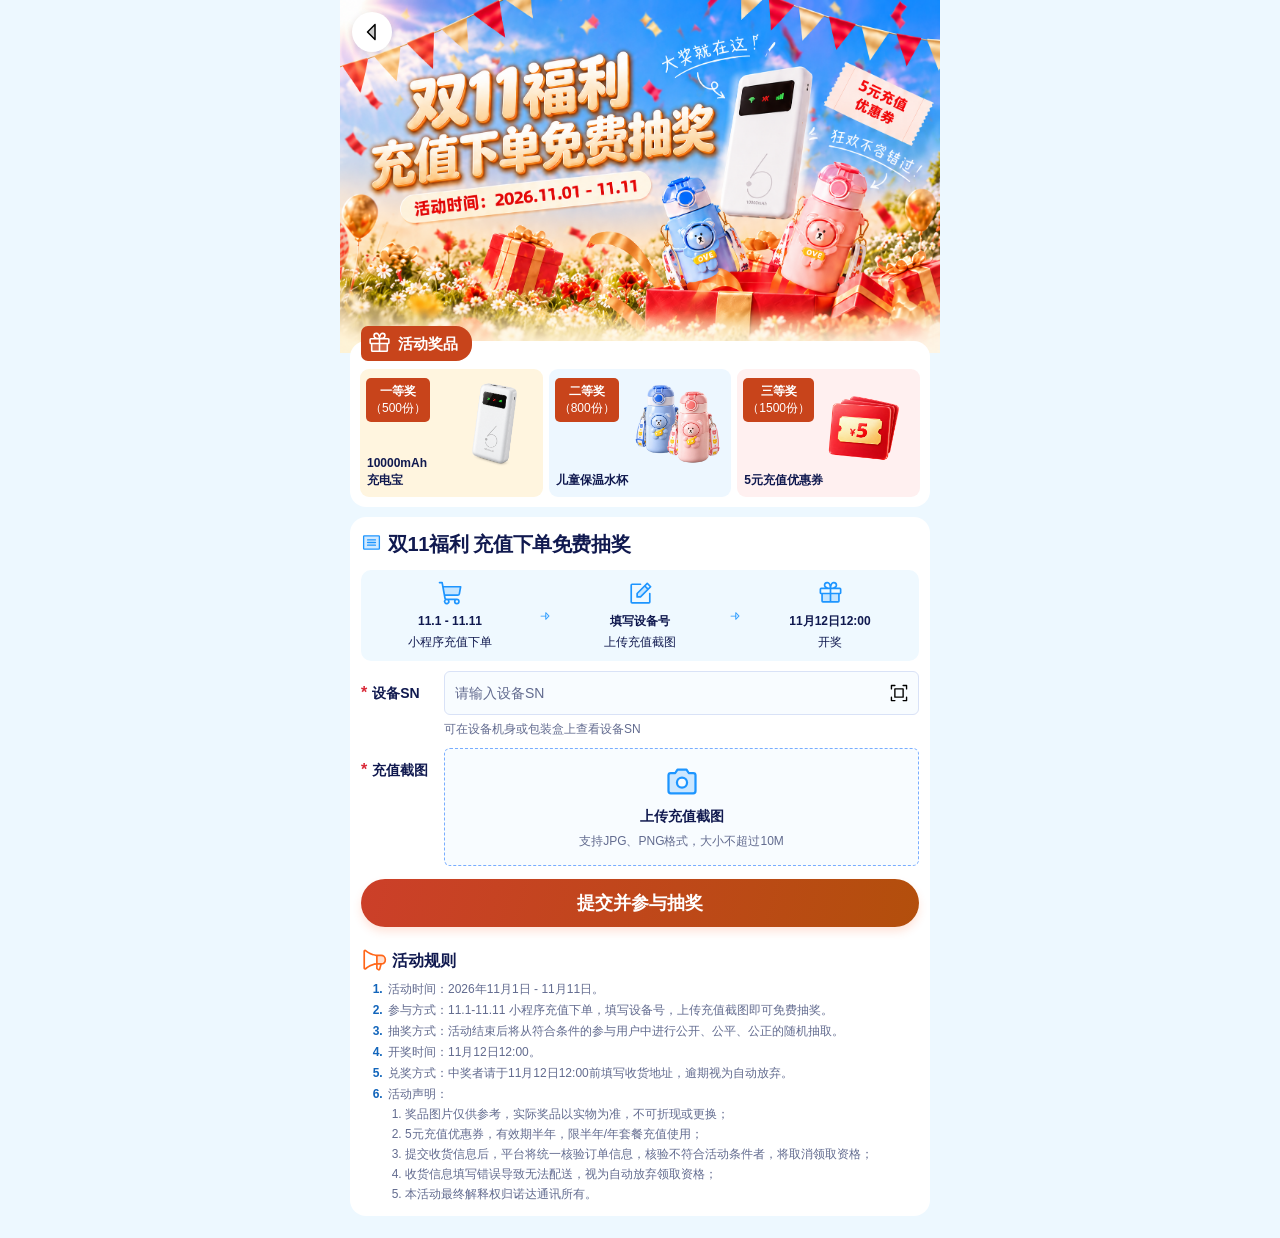
<file: double11-content.html>
<!doctype html>
<html lang="zh-CN">
<head>
  <meta charset="UTF-8">
  <meta name="viewport" content="width=device-width, initial-scale=1, viewport-fit=cover">
  <meta name="theme-color" content="#edf8ff">
  <title>双11福利 · 充值下单免费抽奖</title>
  <link rel="stylesheet" href="assets/double11-h5.css">
  <script src="assets/activity-screenshot.js" defer></script>
  <script src="assets/double11-h5.js" defer></script>
</head>
<body>
  <main class="campaign" id="campaign" data-view="participate">
    <header class="campaign-hero" id="campaignHero">
      <a class="header-back" href="index.html" target="_top" aria-label="返回活动管理"><img src="assets/double11-icon-caret-left.svg" width="24" height="24" alt=""></a>
      <h1 class="sr-only">双11福利，充值下单免费抽奖</h1>
      <img class="hero-image" src="assets/double11-registration-hero.png" width="1635" height="962" alt="双11福利，充值下单免费抽奖。活动时间：2026年11月1日至11月11日。奖品有充电宝、水杯、5元充值优惠券。" fetchpriority="high">
    </header>

    <section class="prize-panel panel" id="prizePanel" aria-labelledby="prize-title">
      <h2 class="prize-heading" id="prize-title"><img src="assets/double11-icon-gift.svg" width="27" height="27" alt="">活动奖品</h2>
      <div class="prize-grid">
        <article class="prize-card powerbank-card"><div class="prize-badge"><strong>一等奖</strong><span>（500份）</span></div><img class="prize-art powerbank-art" src="assets/double11-registration-powerbank.png" width="1122" height="1402" alt="白色10000mAh充电宝"><h3>10000mAh<br>充电宝</h3></article>
        <article class="prize-card cup-card"><div class="prize-badge"><strong>二等奖</strong><span>（800份）</span></div><img class="prize-art cups-art" src="assets/double11-registration-cups.png" width="1254" height="1254" alt="蓝色与粉色儿童保温水杯"><h3>儿童保温水杯</h3></article>
        <article class="prize-card coupon-card"><div class="prize-badge"><strong>三等奖</strong><span>（1500份）</span></div><img class="prize-art coupon-art" src="assets/double11-registration-coupon.png" width="1254" height="1254" alt="5元充值优惠券"><h3>5元充值优惠券</h3></article>
      </div>
    </section>

    <section class="entry-panel panel" id="participate" aria-labelledby="entry-title">
      <div class="section-heading"><img class="blue-icon" src="assets/double11-icon-article.svg" width="24" height="24" alt=""><h2 id="entry-title">双11福利 充值下单免费抽奖</h2></div>
      <div class="participation-steps" aria-label="参与流程">
        <div class="participation-step"><img class="blue-icon" src="assets/double11-icon-shopping-cart.svg" width="30" height="30" alt=""><strong>11.1 - 11.11</strong><span>小程序充值下单</span></div>
        <img class="step-arrow blue-icon" src="assets/double11-icon-arrow-right.svg" width="14" height="14" alt="">
        <div class="participation-step"><img class="blue-icon" src="assets/double11-icon-note-pencil.svg" width="30" height="30" alt=""><strong>填写设备号</strong><span>上传充值截图</span></div>
        <img class="step-arrow blue-icon" src="assets/double11-icon-arrow-right.svg" width="14" height="14" alt="">
        <div class="participation-step"><img class="blue-icon" src="assets/double11-icon-gift.svg" width="30" height="30" alt=""><strong>11月12日12:00</strong><span>开奖</span></div>
      </div>
      <form id="entryForm" novalidate onsubmit="Double11.submit(event)">
        <div class="field-row"><label for="entrySn"><span class="required" aria-hidden="true">*</span>设备SN</label><div class="field-control"><div class="sn-control"><input id="entrySn" autocomplete="off" maxlength="100" placeholder="请输入设备SN" required aria-describedby="entrySnHint entrySnError" oninput="Double11.clearError(this)"><button class="scan-button" id="scanButton" type="button" aria-label="扫描设备SN" onclick="Double11.openScanner()"><img src="assets/double11-icon-scan.svg" width="22" height="22" alt=""></button></div><p class="field-hint" id="entrySnHint">可在设备机身或包装盒上查看设备SN</p><p class="field-error" id="entrySnError" aria-live="polite"></p></div></div>
        <div class="field-row screenshot-row"><label for="entryScreenshot"><span class="required" aria-hidden="true">*</span>充值截图</label><div class="field-control"><input id="entryScreenshot" type="file" accept="image/jpeg,image/png,.jpg,.jpeg,.png" hidden aria-describedby="screenshotHint entryScreenshotError" onchange="Double11.selectScreenshot(this)"><button class="upload-zone" type="button" id="uploadButton" onclick="document.getElementById('entryScreenshot').click()"><img class="upload-icon blue-icon" src="assets/double11-icon-camera.svg" width="38" height="38" alt=""><strong>上传充值截图</strong><span id="screenshotHint">支持JPG、PNG格式，大小不超过10M</span></button><div class="uploaded-image" id="uploadedImage" hidden><button class="uploaded-preview" type="button" onclick="Double11.openImage()" aria-label="放大查看充值截图"><span id="screenshotThumbnailHost"></span></button><div class="uploaded-copy"><strong id="screenshotName"></strong><button class="text-link" type="button" id="removeScreenshot" onclick="Double11.removeScreenshot()">移除图片</button></div></div><p class="field-error" id="entryScreenshotError" aria-live="polite"></p><p class="upload-status" id="uploadStatus" role="status" aria-live="polite"></p></div></div>
        <div class="submit-area"><button class="primary-button" id="submitButton" type="submit"><span id="submitButtonText">提交并参与抽奖</span></button><p class="submission-note" id="entryStatus" role="status" aria-live="polite"></p></div>
        <section class="rules-section" id="activityRules" aria-labelledby="rules-title"><h2 id="rules-title"><img class="rules-icon" src="assets/double11-icon-megaphone.svg" width="27" height="27" alt="">活动规则</h2><ol class="rules-list">
          <li>活动时间：2026年11月1日 - 11月11日。</li>
          <li>参与方式：11.1-11.11 小程序充值下单，填写设备号，上传充值截图即可免费抽奖。</li>
          <li>抽奖方式：活动结束后将从符合条件的参与用户中进行公开、公平、公正的随机抽取。</li>
          <li>开奖时间：11月12日12:00。</li>
          <li>兑奖方式：中奖者请于11月12日12:00前填写收货地址，逾期视为自动放弃。</li>
          <li>活动声明：<ol class="declarations"><li>奖品图片仅供参考，实际奖品以实物为准，不可折现或更换；</li><li>5元充值优惠券，有效期半年，限半年/年套餐充值使用；</li><li>提交收货信息后，平台将统一核验订单信息，核验不符合活动条件者，将取消领取资格；</li><li>收货信息填写错误导致无法配送，视为自动放弃领取资格；</li><li>本活动最终解释权归诺达通讯所有。</li></ol></li>
        </ol></section>
      </form>
    </section>
    <section class="query-panel panel" id="resultsPanel" aria-labelledby="queryTitle" hidden>
      <div class="query-heading"><h2 id="queryTitle"><img class="blue-icon" src="assets/double11-icon-magnifying-glass.svg" width="27" height="27" alt="">查询中奖情况</h2><p>请输入设备SN，查询本次活动的中奖结果。</p></div>
      <form class="query-form" id="resultQueryForm" novalidate onsubmit="Double11.queryResult(event)" onkeydown="if(event.key==='Enter' &amp;&amp; event.isComposing)event.preventDefault()">
        <div class="field-row"><label for="resultSn"><span class="required" aria-hidden="true">*</span>设备SN</label><div class="field-control"><div class="sn-control query-sn-control"><input id="resultSn" autocomplete="off" maxlength="100" placeholder="请输入设备SN" required aria-describedby="resultSnHint resultSnError" oninput="Double11.editResultQuery(this)"><button class="scan-button query-clear" id="clearResultSn" type="button" aria-label="清除查询设备SN" onclick="Double11.clearResultQuery()" hidden><img src="assets/double11-icon-x-circle.svg" width="20" height="20" alt=""></button><button class="scan-button" id="resultScanButton" type="button" aria-label="扫描查询设备SN" onclick="Double11.openScanner('resultSn')"><img src="assets/double11-icon-scan.svg" width="22" height="22" alt=""></button></div><p class="field-hint" id="resultSnHint">可在设备机身或包装盒上查看设备SN</p><p class="field-error" id="resultSnError" aria-live="polite"></p></div></div>
        <button class="primary-button" id="queryResultButton" type="submit" aria-busy="false"><span id="queryResultButtonText">查询中奖结果</span></button>
        <div class="query-result" id="queryResult" role="status" aria-live="polite" aria-atomic="true" hidden><p class="query-result-title" id="queryResultTitle"></p><p class="query-result-message" id="queryResultMessage"></p><img class="query-prize-image" id="queryPrizeImage" src="assets/double11-registration-coupon.png" width="104" height="104" alt="" hidden><p class="query-result-device" id="queryResultDevice"></p></div>
      </form>
    </section>
    <div class="panel query-rules-panel" id="queryRulesHost" hidden></div>
    <section class="winner-panel" id="winnerPanel" data-prize="cup" aria-labelledby="winnerTitle" hidden>
      <h1 class="sr-only" id="winnerTitle">恭喜中奖！二等奖，儿童保温水杯，共800份。</h1>
      <img class="winner-poster" id="winnerPoster" src="assets/double11-winner-cup.png" width="850" height="1850" alt="" onload="window.Double11?.handleWinnerArtwork(true)" onerror="window.Double11?.handleWinnerArtwork(false)">
      <button class="header-back winner-back" id="winnerBackButton" type="button" aria-label="返回中奖查询" onclick="Double11.backFromWinner()"><img src="assets/double11-icon-caret-left.svg" width="24" height="24" alt=""></button>
      <div class="winner-message" role="status" aria-live="polite" aria-atomic="true"><img class="winner-message-icon rules-icon" src="assets/double11-icon-confetti.svg" width="48" height="48" alt=""><div><h2 id="winnerMessageTitle">恭喜您获得二等奖！</h2><p id="winnerMessageText">请耐心等待奖品发放，<br>我们会尽快与您联系。</p><p class="winner-prize-fallback" id="winnerPrizeFallback" hidden>二等奖 · 儿童保温水杯 · 共800份</p></div></div>
      <div class="winner-art-status" id="winnerAssetStatus" role="status" hidden><p>奖品图片暂时无法加载。</p><button class="secondary-button" type="button" onclick="Double11.retryWinnerArtwork()">重新加载图片</button></div>
    </section>
    <section class="winner-panel nonwinner-panel" id="nonwinnerPanel" aria-labelledby="nonwinnerTitle" hidden>
      <h1 class="sr-only" id="nonwinnerTitle">很遗憾，本次未中奖。</h1>
      <img class="winner-poster" id="nonwinnerPoster" src="assets/double11-nonwinner.png" width="850" height="1850" alt="" onload="window.Double11?.handleNonwinnerArtwork(true)" onerror="window.Double11?.handleNonwinnerArtwork(false)">
      <button class="header-back winner-back" id="nonwinnerBackButton" type="button" aria-label="返回中奖查询" onclick="Double11.backFromNonwinner()"><img src="assets/double11-icon-caret-left.svg" width="24" height="24" alt=""></button>
      <div class="winner-message nonwinner-message" role="status" aria-live="polite" aria-atomic="true"><div class="nonwinner-message-heading"><img class="blue-icon" src="assets/double11-icon-megaphone.svg" width="42" height="42" alt=""><h2>感谢您的参与！</h2></div><p>本次未中奖，别灰心，<br>下次还有机会，更多精彩好礼等你来抽！</p><p class="winner-prize-fallback" id="nonwinnerImageFallback" hidden>很遗憾，本次未中奖。</p></div>
      <div class="winner-art-status" id="nonwinnerAssetStatus" role="status" hidden><p>活动图片暂时无法加载。</p><button class="secondary-button" type="button" onclick="Double11.retryNonwinnerArtwork()">重新加载图片</button></div>
    </section>
  </main>

  <dialog class="sheet" id="receiptDialog" aria-labelledby="receiptTitle"><div class="sheet-header"><h2 id="receiptTitle">参与信息已提交</h2><button class="sheet-close" type="button" aria-label="关闭提交结果" onclick="Double11.closePanel('receiptDialog')"><img src="assets/double11-icon-x-circle.svg" width="24" height="24" alt=""></button></div><div class="sheet-body"><img class="receipt-icon blue-icon" src="assets/double11-icon-check-circle.svg" width="52" height="52" alt=""><p class="receipt-lead">感谢参与双11福利活动</p><p class="receipt-note">开奖时间：11月12日12:00</p><dl class="receipt-summary" id="receiptSummary"></dl></div><div class="sheet-footer"><button class="primary-button" type="button" onclick="Double11.closePanel('receiptDialog')">我知道了</button></div></dialog>
  <dialog class="sheet" id="imageDialog" aria-labelledby="imageTitle"><div class="sheet-header"><h2 id="imageTitle">充值截图</h2><button class="sheet-close" type="button" aria-label="关闭充值截图预览" onclick="Double11.closePanel('imageDialog')"><img src="assets/double11-icon-x-circle.svg" width="24" height="24" alt=""></button></div><div class="sheet-body"><div id="previewImageHost"></div><p class="field-error" id="imageError" role="status"></p></div></dialog>
  <dialog class="sheet" id="scanDialog" aria-labelledby="scanTitle"><div class="sheet-header"><h2 id="scanTitle">扫描设备SN</h2><button class="sheet-close" type="button" aria-label="关闭设备SN识别" onclick="Double11.closePanel('scanDialog')"><img src="assets/double11-icon-x-circle.svg" width="24" height="24" alt=""></button></div><div class="sheet-body"><p class="scanner-description">拍摄或选择设备机身、包装盒上的条形码或二维码，识别后请核对设备SN。</p><input id="snPhoto" type="file" accept="image/*" capture="environment" hidden onchange="Double11.scanPhoto(this)"><button class="secondary-button" id="scanPhotoButton" type="button" onclick="document.getElementById('snPhoto').click()">拍摄 / 选择条码图片</button><p class="scanner-status" id="scanStatus" role="status" aria-live="polite"></p></div><div class="sheet-footer"><button class="secondary-button" type="button" onclick="Double11.enterSnManually()">手动填写设备SN</button></div></dialog>
  <noscript><p class="noscript-notice">请开启 JavaScript 后填写参与信息。</p></noscript>
</body>
</html>
</file>
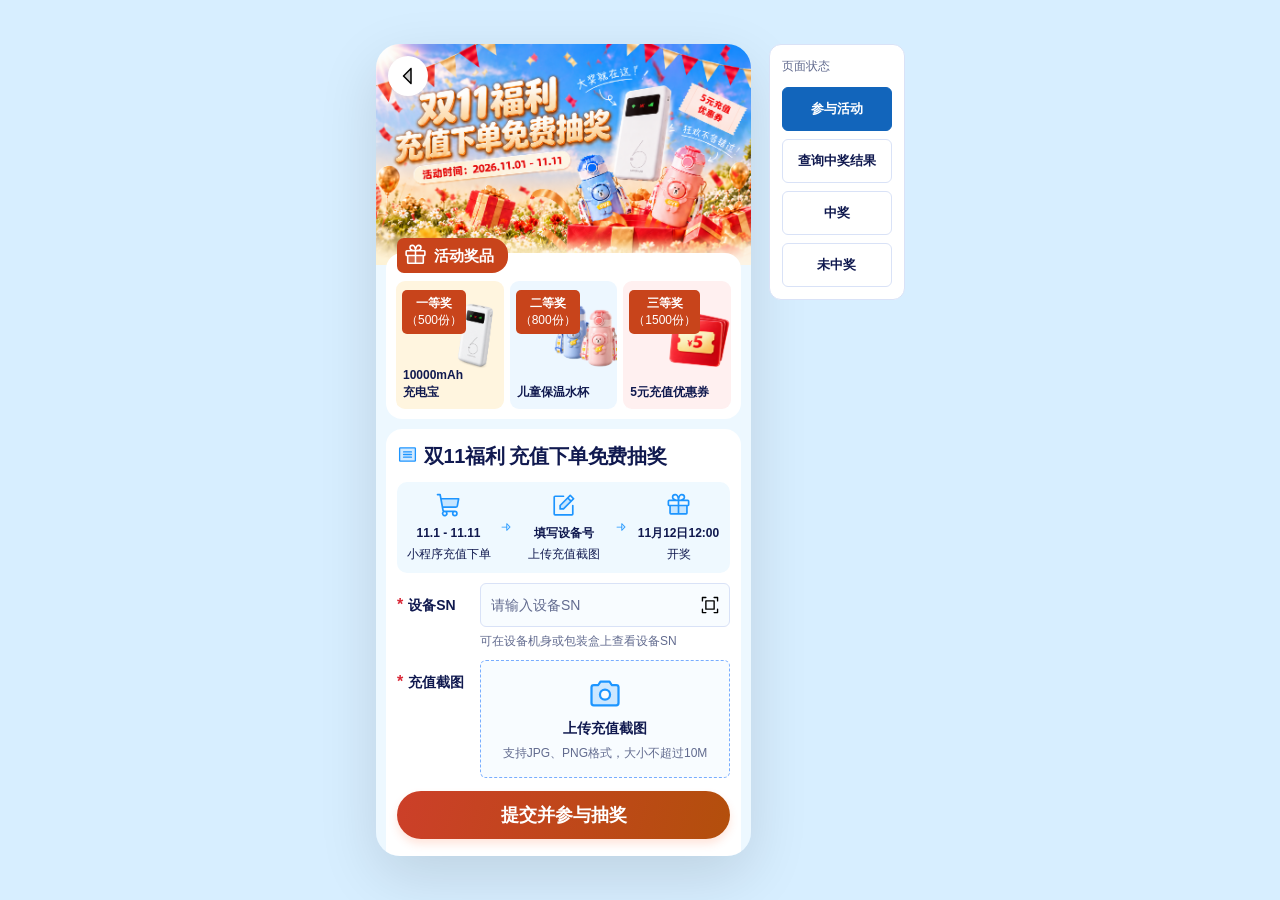
<file: double11.html>
<!doctype html>
<html lang="zh-CN">
<head>
  <meta charset="UTF-8">
  <meta name="viewport" content="width=device-width, initial-scale=1, viewport-fit=cover">
  <meta name="theme-color" content="#d7eeff">
  <title>双11福利 · 手机预览</title>
  <style>
    :root{color-scheme:light;background:#d7eeff}
    *{box-sizing:border-box}
    html,body{width:100%;height:100%;margin:0;overflow:hidden;overscroll-behavior:none}
    body{display:grid;grid-template: minmax(0,1fr) / minmax(0,1fr);place-items:center}
    .preview-stage{position:relative;display:flex;align-items:flex-start;gap:18px;width:529px;height:812px}
    .phone-preview{
      width:375px;height:812px;
      flex:none;
      overflow:hidden;
      background:#d7eeff;
    }
    .phone-screen{display:block;width:375px;height:812px;border:0}
    .preview-state-tabs{display:flex;flex-direction:column;gap:8px;width:136px;padding:12px;background:#fff;border:1px solid #d9e2f7;border-radius:12px;font-family:"PingFang SC","Microsoft YaHei",sans-serif}
    .preview-state-label{margin:0 0 4px;font-size:12px;line-height:18px;color:#626b8f}
    .preview-state-tab{min-height:44px;padding:10px 8px;border:1px solid #d9e2f7;border-radius:6px;background:#fff;color:#10194f;font-family:inherit;font-size:13px;line-height:20px;font-weight:600;cursor:pointer}
    .preview-state-tab:hover{background:#edf8ff}
    .preview-state-tab[aria-selected=true]{background:#1265bb;border-color:#1265bb;color:#fff}
    .preview-state-tab:focus-visible{outline:3px solid #228cff;outline-offset:3px}
    .preview-state-tab:active{filter:brightness(.95)}
    @media(min-width:600px){
      .phone-preview{border-radius:24px;box-shadow:0 20px 60px #0000001f}
    }
    @media(max-width:375px){body{justify-items:start}}
    @media(max-height:812px){body{align-items:start}}
    @media(max-width:560px){.preview-stage{width:375px}.preview-state-tabs{position:absolute;right:8px;top:12px;z-index:2;width:126px;padding:8px;box-shadow:0 2px 12px #00000018}.preview-state-label{display:none}}
    @media(forced-colors:active){.preview-state-tab[aria-selected=true]{border:2px solid Highlight}}
  </style>
</head>
<body>
  <main class="preview-stage" aria-label="双11福利活动状态预览">
    <div class="phone-preview" id="previewTabPanel" role="tabpanel" aria-labelledby="participationStateTab" aria-label="375 × 812 像素手机预览">
      <iframe class="phone-screen" id="phoneScreen" src="double11-content.html" width="375" height="812" title="双11福利 · 参与活动"></iframe>
    </div>
    <aside class="preview-state-tabs" role="tablist" aria-label="活动页面状态" aria-orientation="vertical">
      <p class="preview-state-label" aria-hidden="true">页面状态</p>
      <button class="preview-state-tab" id="participationStateTab" type="button" role="tab" aria-selected="true" aria-controls="previewTabPanel" tabindex="0" data-view="participate" onclick="Double11Preview.selectView('participate')">参与活动</button>
      <button class="preview-state-tab" id="resultsStateTab" type="button" role="tab" aria-selected="false" aria-controls="previewTabPanel" tabindex="-1" data-view="results" onclick="Double11Preview.selectView('results')">查询中奖结果</button>
      <button class="preview-state-tab" id="winnerStateTab" type="button" role="tab" aria-selected="false" aria-controls="previewTabPanel" tabindex="-1" data-view="winner" onclick="Double11Preview.selectView('winner')">中奖</button>
      <button class="preview-state-tab" id="nonwinnerStateTab" type="button" role="tab" aria-selected="false" aria-controls="previewTabPanel" tabindex="-1" data-view="nonwinner" onclick="Double11Preview.selectView('nonwinner')">未中奖</button>
    </aside>
  </main>
  <script>
    (function(){
      const screen=document.getElementById('phoneScreen');
      const tabs=Array.from(document.querySelectorAll('.preview-state-tab'));
      const states={participate:{label:'参与活动',tab:'participationStateTab'},results:{label:'查询中奖结果',tab:'resultsStateTab'},winner:{label:'中奖',tab:'winnerStateTab'},nonwinner:{label:'未中奖',tab:'nonwinnerStateTab'}};
      function viewFromFragment(){const view=window.location.hash.slice(1);return Object.hasOwn(states,view) ? view : 'participate';}
      let activeView=viewFromFragment();
      function selectView(view,notify=true){
        if(!Object.hasOwn(states,view)){return}
        activeView=view;
        tabs.forEach(tab=>{const selected=tab.dataset.view===view;tab.setAttribute('aria-selected',String(selected));tab.tabIndex=selected ? 0 : -1;});
        document.getElementById('previewTabPanel').setAttribute('aria-labelledby',states[view].tab);
        const label=states[view].label;
        screen.title='双11福利 · '+label;
        document.title='双11福利 · '+label+' · 手机预览';
        if(notify){screen.contentWindow.postMessage({type:'double11:view',view},'*');}
      }
      tabs.forEach((tab,index)=>{
        tab.addEventListener('keydown',event=>{
          let next;
          if(event.key==='ArrowDown'){next=(index+1)%tabs.length;}
          else if(event.key==='ArrowUp'){next=(index+tabs.length-1)%tabs.length;}
          else if(event.key==='Home'){next=0;}
          else if(event.key==='End'){next=tabs.length-1;}
          else{return}
          event.preventDefault();tabs[next].focus();selectView(tabs[next].dataset.view);
        });
      });
      window.Double11Preview=Object.freeze({selectView});
      screen.addEventListener('load',()=>selectView(activeView));
      window.addEventListener('message',event=>{
        if(event.source!==screen.contentWindow){return}
        if(event.data?.type==='double11:ready'){selectView(activeView);}
        else if(event.data?.type==='double11:view-changed'){selectView(event.data.view,false);}
      });
      function syncFragment(){
        activeView=viewFromFragment();
        const page=new URL('double11-content.html',window.location.href);
        page.hash=window.location.hash;
        screen.src=page.href;
      }
      if(window.location.hash){syncFragment();}
      window.addEventListener('hashchange',syncFragment);
      selectView(activeView);
    })();
  </script>
</body>
</html>
</file>
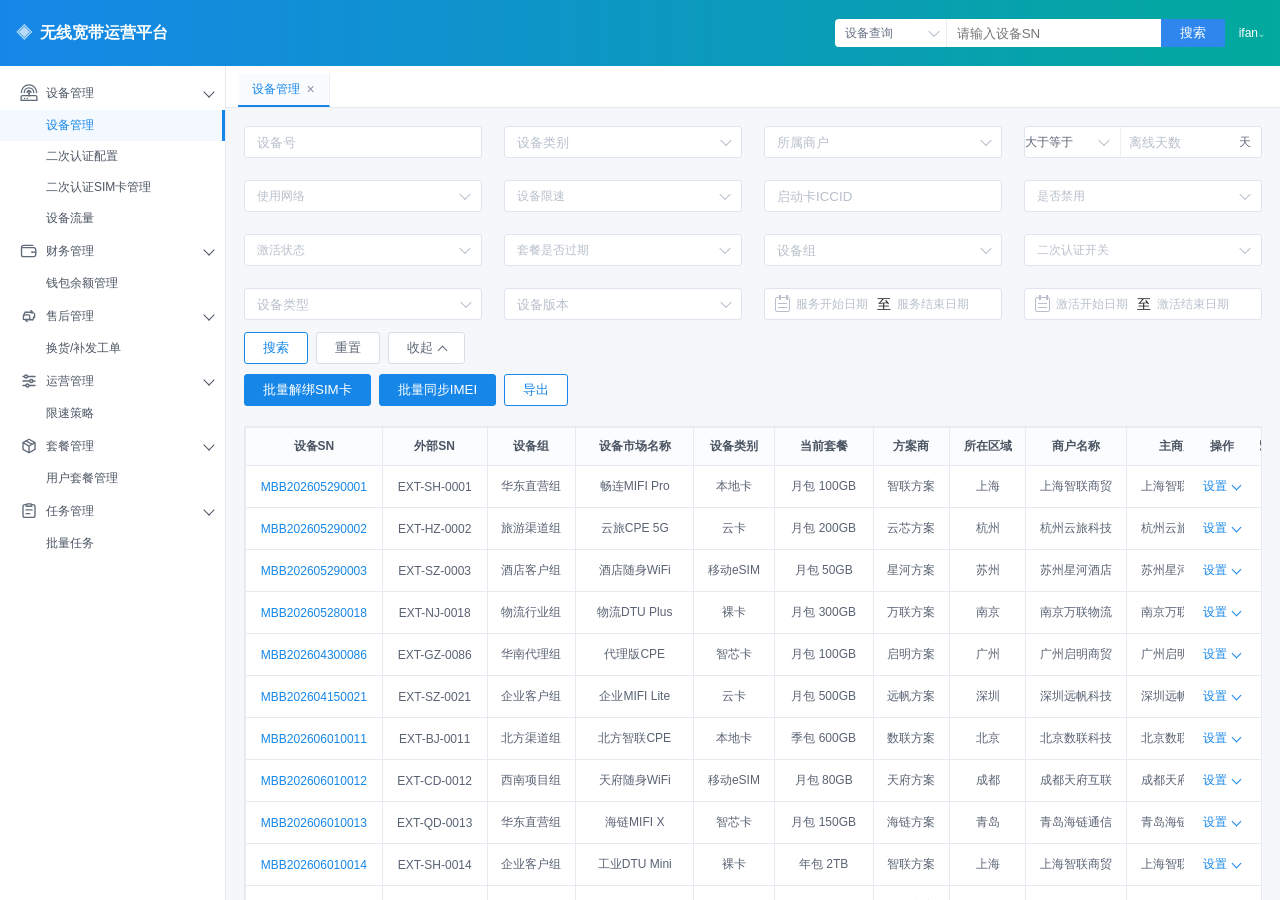
<file: MBB运营管理平台.html>
<!DOCTYPE html>
<html lang="zh-CN">
<head>
<meta charset="UTF-8" />
<meta name="viewport" content="width=device-width,initial-scale=1.0" />
<title>二次认证配置 - 高保真原型</title>
<style>
*{box-sizing:border-box}
:root{--theme-color:#1687e8}
body{margin:0;background:#f5f7fb;font-family:-apple-system,BlinkMacSystemFont,"Segoe UI","PingFang SC","Microsoft YaHei",Arial,sans-serif;color:#333;font-size:12px}
.topbar{height:66px;background:linear-gradient(90deg,#1687e8,#02a99c);display:flex;align-items:center;color:#fff;padding:0 16px}
.logo{font-size:16px;font-weight:600;width:220px}.logo:before{content:"◈";margin-right:8px;opacity:.7}
.search{margin-left:auto;width:390px;height:28px;background:#fff;border-radius:4px;display:flex;overflow:visible;color:#8792a2;position:relative}
.search input{border:0;outline:0;flex:1;padding:0 10px}.search button{border:0;background:#2f86ed;color:#fff;width:64px}
.user{margin-left:14px}
.layout{display:flex;height:calc(100vh - 66px)}
.side{width:226px;background:#fff;border-right:1px solid #e5eaf1;padding-top:10px;flex-shrink:0}
.menu{height:34px;padding:0 12px 0 20px;color:#4b5563;display:flex;align-items:center;gap:8px;cursor:pointer}
.menu:hover{color:#1687e8;background:#f7fbff}.menu.active-parent{color:#4b5563;background:transparent}
.device-icon,.finance-icon,.aftersale-icon,.exchange-icon,.ops-icon,.package-icon,.task-icon{width:18px;height:18px;color:#606a78;display:inline-block;flex:none}
.menu:hover .device-icon,.menu:hover .finance-icon,.menu:hover .aftersale-icon,.menu:hover .exchange-icon,.menu:hover .ops-icon,.menu:hover .package-icon,.menu:hover .task-icon{color:#1687e8}
.menu.active-direct{color:#1687e8;background:#f4f8ff;border-right:3px solid #1687e8}
.menu.active-direct .exchange-icon{color:#1687e8}
.menu-title{flex:1}
.collapse-icon{width:8px;height:8px;border-right:1px solid currentColor;border-bottom:1px solid currentColor;transform:rotate(45deg);transition:transform .16s ease;margin-bottom:3px}
.menu.collapsed .collapse-icon{transform:rotate(-45deg);margin-bottom:0}
.sub-group.collapsed{display:none}
.sub{height:31px;line-height:31px;padding-left:46px;cursor:pointer;color:#4b5563}
.sub:hover{color:#1687e8;background:#f7fbff}
.sub.active{color:#1687e8;background:#f4f8ff;border-right:3px solid #1687e8}
.main{flex:1;overflow:auto}
.tabbar{height:42px;background:#fff;border-bottom:1px solid #e6ebf2;display:flex;align-items:end;padding-left:12px}
.tab{min-width:92px;height:34px;line-height:34px;text-align:center;border-right:1px solid #edf0f5;color:#5d6675;display:flex;align-items:center;justify-content:center;gap:6px;padding:0 10px;cursor:pointer}.tab.active{color:#1687e8;background:#f9fbff;border-bottom:2px solid #1687e8}.tab-close{color:#8b95a5;font-size:14px;line-height:1;cursor:pointer}.tab-close:hover{color:#1687e8}
.content{min-height:calc(100vh - 108px);padding:18px;display:flex;flex-direction:column}
.inner-tabs{height:34px;border-bottom:1px solid #e6ebf2;margin-bottom:24px}.inner-tab{display:inline-block;height:34px;line-height:34px;margin-right:28px}.inner-tab.active{color:#1687e8;border-bottom:2px solid #1687e8}
.device-filter{display:grid;grid-template-columns:repeat(4,minmax(0,1fr));gap:22px;margin-bottom:12px;width:100%}
.device-filter .input,.device-filter .select,.device-filter .condition-control,.device-filter .input-combo,.device-filter .device-date-range{width:100%;min-width:0}
.device-filter.collapsed > :nth-child(n+5){display:none}
.config-filter{display:grid;grid-template-columns:repeat(4,minmax(0,1fr));column-gap:20px;row-gap:12px;margin:0 0 10px 0;width:100%}
.config-filter .input,.config-filter .select,.config-filter .date-picker{width:100%;min-width:0}
.config-filter .date{width:100%}
.sim-filter{display:grid;grid-template-columns:repeat(4,minmax(0,1fr));gap:22px;margin-bottom:12px;width:100%}
.sim-filter .input,.sim-filter .select{width:100%;min-width:0}
.flow-filter{display:grid;grid-template-columns:repeat(4,minmax(0,1fr));gap:22px;margin-bottom:12px;width:100%}
.flow-filter .input,.flow-filter .select{width:100%;min-width:0}
.flow-filter .range-control{width:100%;min-width:0}
.flow-mode-tip{min-height:32px;margin-bottom:12px;padding:8px 12px;border:1px solid #dbeafe;background:#f4f9ff;color:#4b5563;display:flex;align-items:center;gap:6px;line-height:18px}
.flow-mode-tip .mark{color:#f04438;font-weight:700}
.flow-summary{display:grid;grid-template-columns:repeat(3,minmax(0,1fr));gap:16px;margin:10px 0 12px}
.flow-summary-item{min-height:72px;border:1px solid #e6ebf2;background:#fff;padding:12px 14px;display:flex;flex-direction:column;justify-content:center;gap:6px}
.flow-summary-label{color:#8b95a5;font-weight:600}
.flow-summary-value{color:#1f2937;font-size:18px;font-weight:700}
.flow-summary-sub{display:flex;flex-wrap:wrap;gap:6px 14px;color:#606a78;line-height:18px}
.flow-breakdown{display:flex;flex-direction:column;gap:4px;align-items:flex-start;text-align:left;line-height:18px;white-space:nowrap}
.flow-breakdown strong{font-weight:700;color:#4b5563}
.wallet-filter{display:grid;grid-template-columns:repeat(4,minmax(0,1fr));gap:22px;margin-bottom:12px;width:100%}
.wallet-filter .input,.wallet-filter .select,.wallet-filter .range-control{width:100%;min-width:0}
.strategy-filter{display:grid;grid-template-columns:repeat(4,minmax(0,1fr));gap:22px;margin-bottom:12px;width:100%}
.strategy-filter .input,.strategy-filter .select{width:100%;min-width:0}
.package-filter{display:grid;grid-template-columns:repeat(4,minmax(0,1fr));gap:22px;margin-bottom:12px;width:100%}
.package-filter .input,.package-filter .select{width:100%;min-width:0}
.package-table{min-width:3000px}
.package-table th,.package-table td{white-space:nowrap}
.task-filter{display:grid;grid-template-columns:repeat(4,minmax(0,1fr));gap:22px;margin-bottom:12px;width:100%}
.task-filter .select{width:100%;min-width:0}
.placeholder-panel{min-height:96px;border:1px dashed #cfd6e2;background:#fff;color:#8b95a5;display:flex;align-items:center;justify-content:center;margin-bottom:12px}
.placeholder-panel.list{min-height:260px;margin-top:10px;margin-bottom:0}
.field-error{display:none;margin-top:6px;color:#f04438;font-size:12px;line-height:18px}
.form-field.invalid .input,.form-field.invalid .textarea,.form-field.invalid .select{border-color:#f04438!important}
.form-field.invalid .field-error{display:block}
.after-sale-modal{width:820px;max-height:calc(100vh - 72px);overflow:auto}
.after-sale-modal .form-row{grid-template-columns:170px 1fr}
.after-sale-modal .form-row .select,.after-sale-modal .form-row .input{width:320px;color:#4b5563}
.after-sale-modal .textarea{height:92px;color:#4b5563}
.after-sale-radio-group{height:32px;display:flex;align-items:center}
.upload-help{margin-top:8px;color:#8b95a5;line-height:18px}
.flow-date-control{display:flex;gap:8px;min-width:0}
.flow-date-mode{display:flex;height:32px;border:1px solid #dfe5ee;border-radius:3px;overflow:hidden;background:#fff;flex:none}
.flow-date-mode button{width:48px;border:0;border-right:1px solid #dfe5ee;background:#fff;color:#606a78;cursor:pointer}
.flow-date-mode button:last-child{border-right:0}
.flow-date-mode button.active{background:var(--theme-color);color:#fff}
.flow-date-control .input{flex:1}
.range-control{height:32px;border:1px solid #dfe5ee;border-radius:3px;background:#fff;display:flex;align-items:center;overflow:hidden;color:#b8c0cc}
.range-control:focus-within{border-color:var(--theme-color)}
.range-name{height:100%;display:flex;align-items:center;padding:0 10px;border-right:1px solid #edf0f5;color:#b8c0cc;white-space:nowrap;flex:none}
.range-control input{width:0;min-width:44px;height:30px;border:0;outline:0;background:transparent;padding:0 8px;color:#596273;flex:1}
.range-control input::placeholder{color:#b8c0cc;opacity:1}
.range-separator{color:#b8c0cc;flex:none}
.condition-control{height:32px;border:1px solid #dfe5ee;border-radius:3px;background:#fff;display:flex;align-items:center;color:#596273}
.condition-control:focus-within{border-color:var(--theme-color)}
.condition-control .custom-select{width:96px;height:30px;border:0;border-right:1px solid #edf0f5;border-radius:0;line-height:30px;color:#596273;flex:none}
.condition-control .custom-select.open{border-color:transparent;border-right-color:#edf0f5}
.condition-control input{width:0;min-width:64px;height:30px;border:0;outline:0;background:transparent;padding:0 8px;color:#596273;flex:1}
.condition-control input::placeholder{color:#b8c0cc;opacity:1}
.condition-unit{height:30px;line-height:30px;color:#606a78;padding-right:10px;flex:none}
.date-range-control{height:32px;border:1px solid #dfe5ee;border-radius:3px;background:#fff;display:flex;align-items:center;overflow:hidden;color:#b8c0cc}
.date-range-control:focus-within{border-color:var(--theme-color)}
.date-range-control input{width:0;min-width:96px;height:30px;border:0;outline:0;background:transparent;padding:0 8px;color:#596273;flex:1}
.device-date-range{height:32px;border:1px solid #dfe5ee;border-radius:3px;background:#fff;display:flex;align-items:center;color:#b8c0cc;padding:0 30px 0 10px;gap:6px;position:relative;cursor:pointer;overflow:visible}
.device-date-range.has-value{padding-right:54px}
.device-date-range:focus-within{border-color:var(--theme-color)}
.device-date-range.open{border-color:var(--theme-color);z-index:1002}
.device-date-range.open .device-date-panel{display:block}
.date-icon{width:15px;height:15px;border:1px solid #b8c0cc;border-radius:2px;position:relative;flex:none}
.date-icon:before{content:"";position:absolute;left:2px;right:2px;top:5px;height:1px;background:#b8c0cc;box-shadow:0 4px 0 #b8c0cc}
.date-icon:after{content:"";position:absolute;left:3px;top:-3px;width:2px;height:5px;background:#b8c0cc;box-shadow:7px 0 0 #b8c0cc}
.device-date-text{min-width:0;overflow:hidden;text-overflow:ellipsis;white-space:nowrap;flex:1;color:#b8c0cc}
.device-date-text.has-value{color:#596273}
.date-range-to{font-size:14px;color:#222;line-height:1;flex:none}
.device-date-panel{left:0;top:calc(100% + 4px)}
.date-range-clear{display:none;position:absolute;right:28px;top:50%;width:16px;height:16px;border-radius:50%;transform:translateY(-50%);color:#a4adba;cursor:pointer;transition:transform .16s ease,background-color .16s ease,color .16s ease,box-shadow .16s ease;z-index:3}
.device-date-range.has-value .date-range-clear{display:block}
.date-range-clear:before,.date-range-clear:after{content:"";position:absolute;left:4px;top:7px;width:8px;height:1.5px;background:currentColor;border-radius:2px}
.date-range-clear:before{transform:rotate(45deg)}
.date-range-clear:after{transform:rotate(-45deg)}
.date-range-clear:hover{background:#edf3fb;color:#1687e8;box-shadow:0 4px 10px rgba(22,135,232,.18);transform:translateY(calc(-50% - 2px))}
.native-date{color:#596273}
.device-sn-link{color:#1687e8;cursor:pointer}
.device-sn-link:hover,.device-sn-link.active{color:#0b4ea2;text-decoration:underline}
.device-detail-table th{width:160px;text-align:right;padding-right:18px}
.device-detail-table td{text-align:left;padding-left:18px}
.sticky-action{position:sticky;right:0;background:#fff;z-index:2;box-shadow:-1px 0 0 #e7ebf1}
.sticky-action.action-open{z-index:40}
th.sticky-action{background:#fbfcfe;z-index:3}
.text-action{color:#1687e8;cursor:pointer;margin:0 6px}
.text-action:hover{color:#0b4ea2;text-decoration:underline}
.device-management-table{min-width:2700px}
.device-management-table th,.device-management-table td{white-space:nowrap}
.switch-toggle{width:34px;height:18px;border-radius:999px;background:#cfd6e2;display:inline-flex;align-items:center;padding:2px;cursor:pointer;vertical-align:middle;transition:background .16s ease}
.switch-toggle:before{content:"";width:14px;height:14px;border-radius:50%;background:#fff;box-shadow:0 1px 3px rgba(0,0,0,.18);transition:transform .16s ease}
.switch-toggle.on{background:var(--theme-color)}
.switch-toggle.on:before{transform:translateX(16px)}
.device-action-wrap{position:relative;display:inline-block}
.setting-action{display:inline-flex;align-items:center;gap:6px}
.setting-arrow{width:7px;height:7px;border-right:1px solid currentColor;border-bottom:1px solid currentColor;transform:rotate(45deg);margin-top:-3px}
.device-action-menu{display:none;position:absolute;top:24px;right:0;width:132px;background:#fff;border:1px solid #edf0f5;border-radius:3px;box-shadow:0 8px 22px rgba(0,0,0,.12);z-index:20;padding:6px 0;text-align:left}
.device-action-menu.open{display:block}
.device-action-menu div{height:30px;line-height:30px;padding:0 16px;color:#667085;cursor:pointer}
.device-action-menu div:hover{background:#f4f8ff;color:var(--theme-color)}
.input-combo{position:relative;z-index:2}
.input-combo.open{z-index:1002}
.input-combo .input{padding-right:30px}
.input-combo.has-value .input{padding-right:56px}
.input-combo:after{content:"";position:absolute;right:12px;top:50%;width:7px;height:7px;border-right:1px solid #b8c0cc;border-bottom:1px solid #b8c0cc;transform:translateY(-70%) rotate(45deg);pointer-events:none}
.combo-menu{display:none;position:absolute;left:0;right:0;top:calc(100% + 2px);background:#fff;border:1px solid #dfe5ee;border-radius:3px;box-shadow:0 6px 16px rgba(0,0,0,.08);z-index:1003;max-height:168px;overflow:auto;color:#4b5563}
.input-combo.open .combo-menu{display:block}
.combo-option{height:32px;line-height:32px;padding:0 12px;background:#fff;color:#4b5563;cursor:pointer}
.combo-option:hover{background:#f4f8ff;color:var(--theme-color)}
.combo-clear{display:none;position:absolute;right:28px;top:50%;width:16px;height:16px;border-radius:50%;transform:translateY(-50%);color:#a4adba;cursor:pointer;transition:transform .16s ease,background-color .16s ease,color .16s ease,box-shadow .16s ease;z-index:4}
.input-combo.has-value .combo-clear{display:block}
.combo-clear:before,.combo-clear:after{content:"";position:absolute;left:4px;top:7px;width:8px;height:1.5px;background:currentColor;border-radius:2px}
.combo-clear:before{transform:rotate(45deg)}
.combo-clear:after{transform:rotate(-45deg)}
.combo-clear:hover{background:#edf3fb;color:#1687e8;box-shadow:0 4px 10px rgba(22,135,232,.18);transform:translateY(calc(-50% - 2px))}
@media (max-width:1080px){
  .device-filter,.config-filter,.sim-filter,.flow-filter,.wallet-filter,.strategy-filter,.package-filter,.task-filter{grid-template-columns:repeat(2,minmax(0,1fr))}
}
@media (max-width:720px){
  .device-filter,.config-filter,.sim-filter,.flow-filter,.wallet-filter,.strategy-filter,.package-filter,.task-filter{grid-template-columns:1fr}
  .flow-date-control{flex-direction:column}
  .flow-date-mode button{flex:1;width:auto}
  .range-name{width:112px}
}
.input,.select{height:32px;border:1px solid #dfe5ee;border-radius:3px;background:#fff;color:#b8c0cc;padding:0 12px}
.input:focus{border-color:var(--theme-color);outline:0}
.input::placeholder{color:#b8c0cc;opacity:1}
input[type="checkbox"],input[type="radio"]{accent-color:var(--theme-color)}
.custom-select{position:relative;line-height:30px;cursor:pointer;user-select:none;padding-right:30px;z-index:2}
.custom-select.has-value{padding-right:56px}
.custom-select.no-clear.has-value{padding-right:30px}
.select-value{display:block;overflow:hidden;text-overflow:ellipsis;white-space:nowrap}
.custom-select:after{content:"";position:absolute;right:12px;top:50%;width:7px;height:7px;border-right:1px solid #b8c0cc;border-bottom:1px solid #b8c0cc;transform:translateY(-70%) rotate(45deg);pointer-events:none}
.custom-select.open{border-color:var(--theme-color);z-index:999}
.select-clear{display:none;position:absolute;right:28px;top:50%;width:16px;height:16px;border-radius:50%;transform:translateY(-50%);color:#a4adba;cursor:pointer;transition:transform .16s ease,background-color .16s ease,color .16s ease,box-shadow .16s ease;z-index:3}
.custom-select.has-value .select-clear{display:block}
.select-clear:before,.select-clear:after{content:"";position:absolute;left:4px;top:7px;width:8px;height:1.5px;background:currentColor;border-radius:2px}
.select-clear:before{transform:rotate(45deg)}
.select-clear:after{transform:rotate(-45deg)}
.select-clear:hover{background:#edf3fb;color:#1687e8;box-shadow:0 4px 10px rgba(22,135,232,.18);transform:translateY(calc(-50% - 2px))}
.select-clear:active{background:#e2efff;color:#0b6ed0;transform:translateY(calc(-50% + 1px)) scale(.94)}
.dropdown-menu{display:none;position:absolute;left:0;right:0;top:calc(100% + 2px);background:#fff;border:1px solid #dfe5ee;border-radius:3px;box-shadow:0 6px 16px rgba(0,0,0,.08);z-index:1000;max-height:168px;overflow:auto;color:#4b5563}
.custom-select.open .dropdown-menu{display:block}
.dropdown-option{height:32px;line-height:32px;padding:0 12px;background:#fff;color:#4b5563}
.dropdown-option:hover{background:#f4f8ff;color:#1687e8}
.date-picker{position:relative;z-index:3}
.date-picker.open{z-index:1001}
.date-picker .date{width:100%;cursor:pointer;color:#596273;padding-right:36px}
.date-picker.open .date{border-color:var(--theme-color)}
.date-picker:after{content:"";position:absolute;right:12px;top:9px;width:13px;height:13px;border:1px solid #b8c0cc;border-radius:2px;pointer-events:none}
.date-picker:before{content:"";position:absolute;right:15px;top:13px;width:7px;height:1px;background:#b8c0cc;box-shadow:0 4px 0 #b8c0cc;z-index:1;pointer-events:none}
.calendar-panel{display:none;position:absolute;left:0;top:calc(100% + 4px);width:100%;min-width:320px;background:#fff;border:1px solid #dfe5ee;border-radius:3px;box-shadow:0 8px 20px rgba(0,0,0,.12);padding:12px;z-index:1500;color:#4b5563}
.date-picker.open .calendar-panel{display:block}
.calendar-toolbar{display:flex;align-items:center;justify-content:space-between;margin-bottom:10px}
.calendar-title{font-size:14px;font-weight:600;color:#4b5563}
.calendar-nav{width:28px;height:28px;border:1px solid #dfe5ee;background:#fff;border-radius:3px;color:#606a78;cursor:pointer}
.calendar-nav:hover{border-color:var(--theme-color);color:#1687e8;background:#f4f9ff}
.calendar-weekdays,.calendar-days{display:grid;grid-template-columns:repeat(7,1fr);gap:4px}
.calendar-weekdays span{height:24px;line-height:24px;text-align:center;color:#8b95a5}
.calendar-day,.calendar-empty{height:32px;border:0;border-radius:3px;text-align:center;line-height:32px;background:#fff}
.calendar-day{cursor:pointer;color:#4b5563}
.calendar-day:hover{background:#f4f8ff;color:#1687e8}
.calendar-day.today{border:1px solid var(--theme-color);line-height:30px}
.calendar-day.in-range{background:#eaf4ff;color:#1687e8}
.calendar-day.active{background:var(--theme-color);color:#fff}
.calendar-footer{display:flex;align-items:center;justify-content:flex-end;gap:8px;border-top:1px solid #edf0f5;margin-top:10px;padding-top:10px}
.calendar-footer button{height:28px;border-radius:3px;padding:0 12px;cursor:pointer}
.calendar-clear{border:1px solid #d8dee9;background:#fff;color:#606a78}
.calendar-confirm{border:1px solid var(--theme-color);background:var(--theme-color);color:#fff}
.search .custom-select{width:112px;height:28px;border:0;border-right:1px solid #e9edf3;border-radius:4px 0 0 4px;line-height:28px;color:#667085;padding:0 24px 0 10px;flex:none}
.search .custom-select.has-value{padding-right:46px}
.search .custom-select:after{right:8px}
.search .select-clear{right:24px}
.btn{height:32px;border:1px solid var(--theme-color);background:var(--theme-color);color:#fff;border-radius:3px;padding:0 18px;cursor:pointer;transition:transform .16s ease,box-shadow .16s ease,background-color .16s ease,border-color .16s ease,color .16s ease}.btn.line{background:#fff;color:var(--theme-color)}.btn.gray{background:#fff;border-color:#d9dee8;color:#606a78}
.content .btn{align-self:flex-start;flex:none;width:auto;white-space:nowrap}
.btn:hover,.record-btn:hover,.search button:hover{transform:translateY(-1px);box-shadow:0 6px 14px rgba(47,145,241,.18)}
.btn:active,.record-btn:active,.search button:active{transform:translateY(1px);box-shadow:inset 0 2px 4px rgba(0,0,0,.16)}
.btn.line:hover{background:#f4f9ff;border-color:#1687e8;color:#1687e8}.btn.gray:hover{background:#f8fafc;border-color:#c6ceda;color:#4b5563}.search button{cursor:pointer;transition:transform .16s ease,box-shadow .16s ease,background-color .16s ease}.search button:hover{background:#1d78df}
.action-row{display:flex;align-items:center;gap:8px;margin:0 0 10px;flex:none}
.action-row .btn{flex:none;width:auto;white-space:nowrap}
.filter-toggle-btn{display:inline-flex;align-items:center;gap:6px}
.filter-toggle-arrow{width:7px;height:7px;border-right:1px solid currentColor;border-bottom:1px solid currentColor;transform:rotate(-135deg);transition:transform .16s ease;margin-top:4px}
.filter-toggle-btn.collapsed .filter-toggle-arrow{transform:rotate(45deg);margin-top:-3px}
.table-card{background:#fff;border:1px solid #e6ebf2;flex:1;overflow:auto}
table{width:100%;border-collapse:collapse;background:#fff}
th{height:38px;background:#fbfcfe;border:1px solid #e7ebf1;font-weight:600;color:#4b5563;text-align:center;padding:8px 12px}
td{height:42px;border:1px solid #e7ebf1;text-align:center;color:#596273;padding:8px 12px}
.config-table tr:nth-child(3){background:#f3f6fc}
.link{color:#1687e8;cursor:pointer}
.batch-link{color:#1687e8;cursor:pointer}
.batch-link:hover,.batch-link.active{color:#0b4ea2;text-decoration:underline}
.pagination{min-height:58px;background:#fff;border:1px solid #e7ebf1;border-top:0;display:flex;align-items:center;justify-content:flex-end;gap:12px;padding:0 16px;color:#667085}
.pagebtn{min-width:24px;height:24px;border:1px solid #e0e5ee;background:#fff;border-radius:2px;text-align:center;line-height:22px;padding:0 7px}.pagebtn.active{background:var(--theme-color);color:#fff;border-color:var(--theme-color)}
.device-detail-tabs{height:48px;background:#fff;border-bottom:1px solid #e6ebf2;display:flex;align-items:flex-end;gap:42px;padding:0 0 0 0;margin-bottom:18px;overflow:auto;flex:none}
.device-detail-tab{height:48px;border:0;background:transparent;color:#2f3540;font-size:12px;font-weight:600;padding:0 0 12px;display:inline-flex;align-items:center;gap:10px;cursor:pointer;white-space:nowrap;border-bottom:2px solid transparent}
.device-detail-tab.active{color:var(--theme-color);border-bottom-color:var(--theme-color)}
.detail-dot{width:13px;height:13px;border-radius:50%;background:#008b12;display:inline-block;flex:none}
.device-detail-panel{display:none;flex:1;min-height:0}
.device-detail-panel.active{display:block}
.device-speed-summary{min-height:76px;background:#fff;display:grid;grid-template-columns:1fr 1fr minmax(300px,1.35fr) auto;align-items:center;gap:24px;padding:16px 20px;margin-bottom:18px}
.speed-summary-item{font-size:12px;color:#6b7280}
.speed-summary-item strong{font-weight:500;color:#6b7280;margin-left:20px}
.speed-summary-item.policy-item{display:flex;align-items:center;min-width:0}
.speed-summary-item.policy-item strong{min-width:0;overflow:hidden;text-overflow:ellipsis;white-space:nowrap}
.speed-summary-actions{display:flex;gap:12px}
.speed-summary-actions .btn{height:32px;min-width:104px;font-size:12px}
.green-status-dot{width:12px;height:12px;border-radius:50%;background:#008b12;display:inline-block;margin-left:10px;vertical-align:middle}
.summary-info-dot{width:18px;height:18px;border-radius:50%;background:#3f63df;color:#fff;font-size:12px;font-style:italic;display:inline-flex;align-items:center;justify-content:center;font-weight:700;position:relative;flex:none;margin-right:8px}
.summary-info-dot:after{content:"当前限速策略优先级：手动设置设备套餐限速>设备组限速策略>设备套餐限速策略";display:none;position:absolute;left:26px;top:50%;transform:translateY(-50%);width:430px;background:#333;color:#fff;border-radius:2px;padding:10px 12px;line-height:1.8;text-align:left;font-style:normal;font-weight:600;box-shadow:0 8px 20px rgba(0,0,0,.18);z-index:30;white-space:normal}
.summary-info-dot:hover:after{display:block}
.device-speed-section{background:#fff;padding:14px 14px 18px;margin-bottom:18px}
.device-speed-title{font-size:12px;font-weight:700;color:#30343b;margin:0 0 20px}
.device-speed-table{width:100%;table-layout:fixed;border-collapse:collapse}
.device-speed-table th{width:12%;background:#f3f6fc;color:#8b95a5;text-align:left;padding-left:12px;font-size:12px;font-weight:500}
.device-speed-table td{width:21%;text-align:left;padding-left:12px;font-size:12px;color:#606a78}
.device-speed-table .empty-policy{text-align:center;color:#9aa4b2;height:54px}
.limit-dimension{font-weight:700;color:#4b5563}
.time-limit-grid{display:grid;grid-template-columns:repeat(3,minmax(0,1fr));column-gap:18px;row-gap:6px;line-height:20px}
.time-limit-grid div{white-space:nowrap}
.speed-record-section{background:#fff;padding:0 14px 16px;margin-bottom:18px}
.speed-record-tabs{height:38px;border-bottom:1px solid #e6ebf2;display:flex;align-items:flex-end;gap:26px;margin-bottom:12px}
.speed-record-tab{height:38px;border:0;background:transparent;color:#4b5563;font-size:12px;font-weight:600;padding:0 0 10px;cursor:pointer;border-bottom:2px solid transparent}
.speed-record-tab.active{color:var(--theme-color);border-bottom-color:var(--theme-color)}
.speed-record-panel{display:none}
.speed-record-panel.active{display:block}
.speed-record-table-wrap{border:1px solid #e6ebf2;overflow:auto;background:#fff}
.speed-record-table{min-width:2200px}
.speed-record-table.device-table{min-width:1320px}
.speed-record-table th,.speed-record-table td{white-space:nowrap;font-size:12px}
.modal-mask{position:fixed;inset:0;background:rgba(0,0,0,.08);display:none;align-items:center;justify-content:center;z-index:4}
.modal{width:720px;background:#fff;border-radius:2px;box-shadow:0 10px 30px rgba(0,0,0,.14);padding:26px 24px 22px;position:relative}
.record-mask{background:rgba(0,0,0,.08);align-items:center;justify-content:center;padding:24px}
.record-modal{width:min(1080px,calc(100vw - 64px));min-height:520px;max-height:calc(100vh - 96px);background:#fff;border:1px solid #d8dee9;box-shadow:0 10px 28px rgba(0,0,0,.12);padding:24px;position:relative;display:flex;flex-direction:column;overflow:hidden}
.strategy-mask{background:rgba(0,0,0,.1);padding:24px;align-items:center;justify-content:center}
.strategy-modal{width:min(1280px,calc(100vw - 64px));max-height:calc(100vh - 64px);background:#fff;border:1px solid #d8dee9;box-shadow:0 10px 28px rgba(0,0,0,.14);display:flex;flex-direction:column;overflow:hidden;font-size:12px}
.strategy-modal-title{height:44px;border-bottom:1px solid #d8dee9;display:flex;align-items:center;padding:0 52px 0 20px;font-size:12px;font-weight:600;color:#1f2937;background:#fff;position:relative}
.strategy-close{position:absolute;right:18px;top:50%;width:22px;height:22px;border-radius:50%;transform:translateY(-50%);color:#8b95a5;cursor:pointer;transition:transform .16s ease,background-color .16s ease,color .16s ease}
.strategy-close:before,.strategy-close:after{content:"";position:absolute;left:6px;top:10px;width:10px;height:1.5px;background:currentColor;border-radius:2px}
.strategy-close:before{transform:rotate(45deg)}
.strategy-close:after{transform:rotate(-45deg)}
.strategy-close:hover{background:#edf3fb;color:var(--theme-color);transform:translateY(calc(-50% - 1px))}
.strategy-modal-body{overflow:auto}
.strategy-top{padding:52px 60px 50px;border-bottom:1px solid #d8dee9}
.strategy-name-row{display:grid;grid-template-columns:200px 1fr;align-items:center;gap:12px}
.strategy-detail-meta-grid{display:grid;grid-template-columns:1fr 1fr;column-gap:80px;row-gap:18px}
.strategy-detail-meta-item{display:grid;grid-template-columns:140px minmax(180px,1fr);align-items:center;gap:20px}
.strategy-form-label{font-size:12px;font-weight:600;color:#606a78}
.strategy-form-label.req:before{margin-right:2px}
.strategy-modal .input,.strategy-modal select{height:38px;border:1px solid #cfd6e2;border-radius:6px;background:#fff;color:#111827;font-size:12px;padding:0 12px;outline:0}
.strategy-modal .input:focus,.strategy-modal select:focus{border-color:var(--theme-color)}
.strategy-detail-value{min-height:38px;display:flex;align-items:center;color:#374151;font-size:12px;line-height:20px;word-break:break-all}
.strategy-detail-value.empty,.strategy-detail-empty{color:#9aa4b2}
.strategy-section{padding:56px 60px 52px;border-bottom:1px solid #d8dee9}
.strategy-section-title{font-size:12px;font-weight:600;color:#1f2937;margin-bottom:38px;display:flex;align-items:center;gap:10px}
.strategy-switch{margin-left:2px}
.strategy-title-status{height:22px;padding:0 10px;border-radius:11px;display:inline-flex;align-items:center;font-weight:600;font-size:12px}
.strategy-title-status.status-on{color:#14804a;background:#eaf7ef;border:1px solid #9fd8b6}
.strategy-title-status.status-off{color:#d92d20;background:#fff0ee;border:1px solid #f4aaa3}
.info-dot{width:18px;height:18px;border-radius:50%;background:#3f63df;color:#fff;font-size:12px;font-style:italic;display:inline-flex;align-items:center;justify-content:center;font-weight:700;position:relative}
.info-dot:after{content:"当用量限速被触发时，并且在指定时间段内设置了时间段限速策略，限速值才优先采用时间段限速值；否则，使用用量限速值。";display:none;position:absolute;left:28px;top:50%;transform:translateY(-50%);width:360px;background:#333;color:#fff;border-radius:2px;padding:10px 12px;line-height:1.8;text-align:left;font-style:normal;font-weight:600;box-shadow:0 8px 20px rgba(0,0,0,.18);z-index:20;white-space:normal}
.info-dot:hover:after{display:block}
.strategy-limit-grid{display:grid;grid-template-columns:1fr 1fr;column-gap:120px;row-gap:18px}
.strategy-detail-usage-wrap{width:100%}
.strategy-limit-row{display:grid;grid-template-columns:210px minmax(180px,1fr);align-items:center;gap:26px}
.strategy-limit-label{font-size:12px;font-weight:600;color:#6b7280;white-space:nowrap}
.strategy-usage-table{width:100%;border-collapse:collapse;table-layout:fixed}
.strategy-usage-table th,.strategy-usage-table td{height:58px;border:1px solid #e7ebf1;text-align:center;color:#606a78;background:#fff;font-size:12px}
.strategy-usage-table thead th{color:#8b95a5;font-weight:600}
.strategy-usage-table tbody th{font-weight:600}
.strategy-usage-table .input,.strategy-usage-table select{width:calc(100% - 24px);max-width:220px;text-align:center}
.strategy-modal select{appearance:auto}
.time-limit-head{display:flex;align-items:center;justify-content:space-between;margin-bottom:34px}
.strategy-add-link{color:#1687e8;font-size:12px;cursor:pointer}
.strategy-time-row{display:grid;grid-template-columns:minmax(430px,1fr) minmax(430px,1fr) 78px;align-items:center;column-gap:64px}
.strategy-detail-time-row{display:grid;grid-template-columns:minmax(430px,1fr) minmax(430px,1fr);align-items:center;column-gap:64px}
.strategy-time-rows{display:flex;flex-direction:column;gap:18px}
.strategy-detail-time-table{width:100%;border-collapse:collapse}
.strategy-detail-time-table th,.strategy-detail-time-table td{height:38px;font-size:12px}
.time-range{display:grid;grid-template-columns:190px 120px 24px 120px;align-items:center;gap:8px}
.time-speed{display:grid;grid-template-columns:210px minmax(180px,1fr);align-items:center;gap:26px}
.time-icons{display:flex;justify-content:flex-end;gap:20px}
.round-op{width:20px;height:20px;border-radius:50%;background:#fff;display:inline-flex;align-items:center;justify-content:center;font-size:18px;line-height:1;cursor:pointer}
.round-op.minus{border:1px solid #ef4444;color:#ef4444}
.round-op.plus{border:1px solid #4f6df5;color:#4f6df5}
.strategy-time-row.invalid select{border-color:#ef4444}
.strategy-footer{height:76px;display:flex;align-items:center;justify-content:flex-end;gap:14px;padding:0 20px;border-top:1px solid #d8dee9;background:#fff}
.strategy-footer button{height:40px;min-width:104px;border-radius:6px;font-size:12px;cursor:pointer}
.strategy-cancel{border:1px solid #d8dee9;background:#fff;color:#374151}
.strategy-confirm{border:1px solid var(--theme-color);background:var(--theme-color);color:#fff}
.close{position:absolute;right:24px;top:22px;color:#8b95a5;font-size:20px;cursor:pointer}
.modal-title{font-size:20px;margin-bottom:38px}
.record-modal .modal-title{font-size:20px;color:#4b5563;margin-bottom:42px}
.record-modal .close{right:24px;top:18px;font-size:24px;font-weight:300}
.form-row{display:grid;grid-template-columns:190px 1fr;align-items:start;margin-bottom:22px}
.req:before{content:"*";color:#f04438;margin-right:6px}
.form-label{text-align:left;padding-right:14px;font-size:15px;font-weight:600;color:#4b5563;line-height:32px}
.form-row .select{width:260px;color:#4b5563}
.batch-template-link{display:inline-flex;align-items:center;height:32px;color:var(--theme-color);cursor:pointer}
.batch-template-link:hover{color:#0b4ea2;text-decoration:underline}
.number-unit{position:relative;width:260px}
.number-unit .input{width:260px;padding-right:42px;color:#4b5563}
.number-unit .unit{position:absolute;right:12px;top:0;height:32px;line-height:32px;color:#606a78}
.radio{display:inline-flex;align-items:center;margin-right:28px;font-size:15px;color:#4b5563;cursor:pointer}
.radio i{width:15px;height:15px;border-radius:50%;border:1px solid #cfd6e2;margin-right:8px;background:#fff}
.radio.active{color:#1687e8}.radio.active i{border:5px solid var(--theme-color)}
.filebtn{height:32px;border:0;background:#3b9cff;color:#fff;border-radius:3px;padding:0 18px;margin-right:18px}.download{color:#1687e8}
.help{margin-top:12px;color:#606a78;font-size:15px}
.textarea{width:100%;height:120px;border:1px solid #bfc8d8;border-radius:4px;padding:12px;color:#b8c0cc;font-size:14px;resize:none}
.modal-actions{text-align:right;margin-top:34px}.modal-actions button{height:34px;padding:0 20px;border-radius:3px;margin-left:12px}.cancel{background:#fff;border:1px solid #d8dee9;color:#606a78}.confirm{background:var(--theme-color);border:1px solid var(--theme-color);color:#fff}
.record-filter{display:flex;align-items:center;gap:14px;margin-bottom:22px;flex-wrap:wrap}
.record-filter .input,.record-filter .select{width:260px;height:36px;border-color:#d8dee9;border-radius:4px;font-size:14px;color:#b8c0cc;padding:0 12px}
.record-filter .input:focus,.record-filter .custom-select.open{border-color:var(--theme-color)}
.record-filter .select{appearance:none;background:#fff}
.record-select{position:relative;width:260px}
.record-select:after{content:"";position:absolute;right:12px;top:50%;width:8px;height:8px;border-right:1px solid #c0c7d2;border-bottom:1px solid #c0c7d2;transform:translateY(-70%) rotate(45deg);pointer-events:none}
.record-btn{height:36px;border-radius:4px;font-size:14px;padding:0 18px;border:1px solid #d8dee9;background:#fff;color:#606a78;cursor:pointer;display:inline-flex;align-items:center;gap:8px;transition:transform .16s ease,box-shadow .16s ease,background-color .16s ease,border-color .16s ease,color .16s ease}
.record-btn.primary{border-color:var(--theme-color);color:var(--theme-color)}
.record-btn.primary:hover{background:#f4f9ff}.record-btn:not(.primary):hover{background:#f8fafc;border-color:#c6ceda;color:#4b5563}
.search-icon,.reset-icon{width:14px;height:14px;display:inline-block;position:relative;flex:none}
.search-icon{border:2px solid currentColor;border-radius:50%}
.search-icon:after{content:"";position:absolute;right:-5px;bottom:-3px;width:7px;height:2px;background:currentColor;transform:rotate(45deg);border-radius:2px}
.reset-icon{border:2px solid currentColor;border-right-color:transparent;border-radius:50%}
.reset-icon:after{content:"";position:absolute;right:-3px;top:0;width:5px;height:5px;border-top:2px solid currentColor;border-right:2px solid currentColor;transform:rotate(28deg)}
.record-table-wrap{flex:1;min-height:240px;border:1px solid #e6ebf2;overflow-y:auto}
.record-table th{height:42px;font-size:14px;color:#8b95a5}
.record-table td{height:46px;font-size:14px;color:#606a78;background:#f7f8fb}
.record-status{font-weight:600}
.record-status.success{color:#16a34a}
.record-status.fail{color:#f04438}
.record-pagination{height:58px;margin-top:22px;background:#fff;box-shadow:0 0 12px rgba(0,0,0,.08);display:flex;align-items:center;justify-content:flex-end;gap:12px;padding:0 16px;font-size:14px;color:#606a78}
.record-page-size{width:96px;height:32px;border:1px solid #d8dee9;border-radius:4px;display:inline-flex;align-items:center;justify-content:center;color:#606a78}
.record-pagebtn{min-width:32px;height:32px;border:1px solid #edf0f5;background:#f5f7fb;border-radius:4px;text-align:center;line-height:30px;color:#c0c7d2}
.record-pagebtn.active{background:var(--theme-color);border-color:var(--theme-color);color:#fff}
.record-jump{width:48px;height:32px;border:1px solid #d8dee9;border-radius:4px;text-align:center;line-height:30px;color:#606a78}
.hidden{display:none!important}
</style>
</head>
<body>
<div class="topbar"><div class="logo">无线宽带运营平台</div><div class="search"><div class="custom-select" data-value="device"><span class="select-value">设备查询</span><div class="dropdown-menu"><div class="dropdown-option" data-value="device">设备查询</div></div></div><input placeholder="请输入设备SN"><button>搜索</button></div><div class="user">ifan⌄</div></div>
<div class="layout">
  <aside class="side" id="sideMenu">
    <div class="menu" id="menuDevice" onclick="toggleMenuGroup('deviceSubMenu','menuDevice')"><svg class="device-icon" viewBox="0 0 160 160" aria-hidden="true" focusable="false"><path d="M12 76c0-37.6 30.4-68 68-68s68 30.4 68 68" fill="none" stroke="currentColor" stroke-width="12" stroke-linecap="round"/><path d="M38 76c0-23.2 18.8-42 42-42s42 18.8 42 42" fill="none" stroke="currentColor" stroke-width="12" stroke-linecap="round"/><path d="M63 76c0-9.4 7.6-17 17-17s17 7.6 17 17" fill="none" stroke="currentColor" stroke-width="12" stroke-linecap="round"/><path d="M80 59v47" fill="none" stroke="currentColor" stroke-width="14" stroke-linecap="round"/><path d="M22 103h116c6.6 0 12 5.4 12 12v31H10v-31c0-6.6 5.4-12 12-12Z" fill="none" stroke="currentColor" stroke-width="12" stroke-linejoin="round"/><circle cx="40" cy="129" r="7" fill="currentColor"/><circle cx="64" cy="129" r="7" fill="currentColor"/></svg><span class="menu-title">设备管理</span><span class="collapse-icon"></span></div>
    <div class="sub-group" id="deviceSubMenu">
      <div class="sub active" id="menuDeviceManage" onclick="showPage('device')">设备管理</div>
      <div class="sub" id="menuConfig" onclick="showPage('config')">二次认证配置</div>
      <div class="sub" id="menuSim" onclick="showPage('sim')">二次认证SIM卡管理</div>
      <div class="sub" id="menuFlow" onclick="showPage('flow')">设备流量</div>
    </div>
    <div class="menu" id="menuFinance" onclick="toggleMenuGroup('financeSubMenu','menuFinance')"><svg class="finance-icon" viewBox="0 0 24 24" aria-hidden="true" focusable="false"><path d="M4 7.5h14.5A2.5 2.5 0 0 1 21 10v7a2.5 2.5 0 0 1-2.5 2.5h-14A2.5 2.5 0 0 1 2 17V7.5A3 3 0 0 1 5 4.5h12" fill="none" stroke="currentColor" stroke-width="1.8" stroke-linecap="round" stroke-linejoin="round"/><path d="M15.5 13.5H21" fill="none" stroke="currentColor" stroke-width="1.8" stroke-linecap="round"/><circle cx="16.5" cy="13.5" r="1" fill="currentColor"/></svg><span class="menu-title">财务管理</span><span class="collapse-icon"></span></div>
    <div class="sub-group" id="financeSubMenu">
      <div class="sub" id="menuWallet" onclick="showPage('wallet')">钱包余额管理</div>
    </div>
    <div class="menu" id="menuAfterSale" onclick="toggleMenuGroup('afterSaleSubMenu','menuAfterSale')"><svg class="aftersale-icon" viewBox="0 0 24 24" aria-hidden="true" focusable="false"><path d="M7 7h10l-2.5-2.5M17 17H7l2.5 2.5" fill="none" stroke="currentColor" stroke-width="1.8" stroke-linecap="round" stroke-linejoin="round"/><path d="M5 12a7 7 0 0 1 2-5M19 12a7 7 0 0 1-2 5" fill="none" stroke="currentColor" stroke-width="1.8" stroke-linecap="round"/><path d="M6 10.5h5.5a1.5 1.5 0 0 1 1.5 1.5v4.5H4.5V12A1.5 1.5 0 0 1 6 10.5Z" fill="none" stroke="currentColor" stroke-width="1.6" stroke-linejoin="round"/><path d="M14 8h4a1.5 1.5 0 0 1 1.5 1.5V14H17" fill="none" stroke="currentColor" stroke-width="1.6" stroke-linejoin="round"/></svg><span class="menu-title">售后管理</span><span class="collapse-icon"></span></div>
    <div class="sub-group" id="afterSaleSubMenu">
      <div class="sub" id="menuExchangeOrder" onclick="showPage('workOrder')">换货/补发工单</div>
    </div>
    <div class="menu" id="menuOps" onclick="toggleMenuGroup('opsSubMenu','menuOps')"><svg class="ops-icon" viewBox="0 0 24 24" aria-hidden="true" focusable="false"><path d="M4 6h16M4 12h16M4 18h16" fill="none" stroke="currentColor" stroke-width="1.8" stroke-linecap="round"/><circle cx="8" cy="6" r="2" fill="#fff" stroke="currentColor" stroke-width="1.8"/><circle cx="15" cy="12" r="2" fill="#fff" stroke="currentColor" stroke-width="1.8"/><circle cx="10" cy="18" r="2" fill="#fff" stroke="currentColor" stroke-width="1.8"/></svg><span class="menu-title">运营管理</span><span class="collapse-icon"></span></div>
    <div class="sub-group" id="opsSubMenu">
      <div class="sub" id="menuStrategy" onclick="showPage('strategy')">限速策略</div>
    </div>
    <div class="menu" id="menuPackage" onclick="toggleMenuGroup('packageSubMenu','menuPackage')"><svg class="package-icon" viewBox="0 0 24 24" aria-hidden="true" focusable="false"><path d="M4 7.5 12 3l8 4.5-8 4.5-8-4.5Z" fill="none" stroke="currentColor" stroke-width="1.8" stroke-linejoin="round"/><path d="M4 7.5v9L12 21l8-4.5v-9M12 12v9" fill="none" stroke="currentColor" stroke-width="1.8" stroke-linejoin="round"/><path d="m8 5.2 8 4.5" fill="none" stroke="currentColor" stroke-width="1.8" stroke-linecap="round"/></svg><span class="menu-title">套餐管理</span><span class="collapse-icon"></span></div>
    <div class="sub-group" id="packageSubMenu">
      <div class="sub" id="menuUserPackage" onclick="showPage('package')">用户套餐管理</div>
    </div>
    <div class="menu" id="menuTask" onclick="toggleMenuGroup('taskSubMenu','menuTask')"><svg class="task-icon" viewBox="0 0 24 24" aria-hidden="true" focusable="false"><path d="M8 5.5h8M8 10.5h8M8 15.5h5" fill="none" stroke="currentColor" stroke-width="1.8" stroke-linecap="round"/><path d="M6.5 3.5h11A2.5 2.5 0 0 1 20 6v12a2.5 2.5 0 0 1-2.5 2.5h-11A2.5 2.5 0 0 1 4 18V6a2.5 2.5 0 0 1 2.5-2.5Z" fill="none" stroke="currentColor" stroke-width="1.8" stroke-linejoin="round"/><path d="M9 2.5h6v3H9z" fill="#fff" stroke="currentColor" stroke-width="1.6" stroke-linejoin="round"/></svg><span class="menu-title">任务管理</span><span class="collapse-icon"></span></div>
    <div class="sub-group" id="taskSubMenu">
      <div class="sub" id="menuBatchTask" onclick="showPage('task')">批量任务</div>
    </div>
  </aside>
  <main class="main">
    <div class="tabbar" id="tabbar"></div>

    <section id="devicePage" class="content hidden">
      <div class="device-filter" id="deviceFilterPanel">
        <input class="input" id="deviceNoInput" placeholder="设备号" oninput="searchDeviceManageRecords()">
        <div class="input-combo"><input class="input" id="deviceCategoryInput" placeholder="设备类别" oninput="searchDeviceManageRecords()"><div class="combo-menu"><div class="combo-option">本地卡</div><div class="combo-option">云卡</div><div class="combo-option">移动eSIM</div><div class="combo-option">裸卡</div><div class="combo-option">智芯卡</div></div></div>
        <div class="input-combo"><input class="input" id="deviceMerchantInput" placeholder="所属商户" oninput="searchDeviceManageRecords()"><div class="combo-menu"><div class="combo-option">上海智联商贸</div><div class="combo-option">杭州云旅科技</div><div class="combo-option">苏州星河酒店</div><div class="combo-option">南京万联物流</div><div class="combo-option">广州启明商贸</div><div class="combo-option">深圳远帆科技</div><div class="combo-option">北京数联科技</div><div class="combo-option">成都天府互联</div><div class="combo-option">青岛海链通信</div></div></div>
        <div class="condition-control">
          <div class="custom-select" id="deviceOfflineCondition" data-value=""><span class="select-value">大于等于</span><div class="dropdown-menu"><div class="dropdown-option" data-value="gte">大于等于</div><div class="dropdown-option" data-value="lte">小于等于</div><div class="dropdown-option" data-value="eq">等于</div></div></div>
          <input id="deviceOfflineDaysInput" type="number" min="0" placeholder="离线天数" oninput="searchDeviceManageRecords()">
          <span class="condition-unit">天</span>
        </div>
        <div class="select custom-select" id="deviceNetworkFilter" data-value=""><span class="select-value">使用网络</span><div class="dropdown-menu"><div class="dropdown-option" data-value="中国移动">中国移动</div><div class="dropdown-option" data-value="中国联通">中国联通</div><div class="dropdown-option" data-value="中国电信">中国电信</div></div></div>
        <div class="select custom-select" id="deviceSpeedFilter" data-value=""><span class="select-value">设备限速</span><div class="dropdown-menu"><div class="dropdown-option" data-value="关闭">关闭</div><div class="dropdown-option" data-value="打开">打开</div></div></div>
        <input class="input" id="deviceIccidInput" placeholder="启动卡ICCID" oninput="searchDeviceManageRecords()">
        <div class="select custom-select" id="deviceDisabledFilter" data-value=""><span class="select-value">是否禁用</span><div class="dropdown-menu"><div class="dropdown-option" data-value="是">是</div><div class="dropdown-option" data-value="否">否</div></div></div>
        <div class="select custom-select" id="deviceActiveFilter" data-value=""><span class="select-value">激活状态</span><div class="dropdown-menu"><div class="dropdown-option" data-value="未激活">未激活</div><div class="dropdown-option" data-value="已激活">已激活</div></div></div>
        <div class="select custom-select" id="devicePackageExpiredFilter" data-value=""><span class="select-value">套餐是否过期</span><div class="dropdown-menu"><div class="dropdown-option" data-value="是">是</div><div class="dropdown-option" data-value="否">否</div></div></div>
        <div class="input-combo"><input class="input" id="deviceGroupInput" placeholder="设备组" oninput="searchDeviceManageRecords()"><div class="combo-menu"><div class="combo-option">华东直营组</div><div class="combo-option">旅游渠道组</div><div class="combo-option">酒店客户组</div><div class="combo-option">物流行业组</div><div class="combo-option">华南代理组</div><div class="combo-option">企业客户组</div><div class="combo-option">北方渠道组</div><div class="combo-option">西南项目组</div></div></div>
        <div class="select custom-select" id="deviceSecondAuthFilter" data-value=""><span class="select-value">二次认证开关</span><div class="dropdown-menu"><div class="dropdown-option" data-value="关闭">关闭</div><div class="dropdown-option" data-value="开启">开启</div></div></div>
        <div class="input-combo"><input class="input" id="deviceTypeInput" placeholder="设备类型" oninput="searchDeviceManageRecords()"><div class="combo-menu"><div class="combo-option">MIFI</div><div class="combo-option">CPE</div><div class="combo-option">DTU</div><div class="combo-option">随身WiFi</div></div></div>
        <div class="input-combo"><input class="input" id="deviceVersionInput" placeholder="设备版本" oninput="searchDeviceManageRecords()"><div class="combo-menu"><div class="combo-option">V1.0.5</div><div class="combo-option">V1.1.0</div><div class="combo-option">V2.0.1</div><div class="combo-option">V2.1.3</div><div class="combo-option">V2.2.0</div></div></div>
        <div class="device-date-range" id="deviceServiceRange" data-range="service" onclick="openDeviceRangePicker(event,'service')">
          <span class="date-icon"></span><span class="device-date-text" data-part="start">服务开始日期</span><span class="date-range-to">至</span><span class="device-date-text" data-part="end">服务结束日期</span><span class="date-range-clear" onclick="clearDeviceRange(event,'service')"></span>
          <input id="deviceServiceStartInput" type="hidden"><input id="deviceServiceEndInput" type="hidden"><div class="calendar-panel device-date-panel" id="deviceServicePanel"></div>
        </div>
        <div class="device-date-range" id="deviceActiveRange" data-range="active" onclick="openDeviceRangePicker(event,'active')">
          <span class="date-icon"></span><span class="device-date-text" data-part="start">激活开始日期</span><span class="date-range-to">至</span><span class="device-date-text" data-part="end">激活结束日期</span><span class="date-range-clear" onclick="clearDeviceRange(event,'active')"></span>
          <input id="deviceActiveStartInput" type="hidden"><input id="deviceActiveEndInput" type="hidden"><div class="calendar-panel device-date-panel" id="deviceActivePanel"></div>
        </div>
      </div>
      <div class="action-row"><button class="btn line" onclick="searchDeviceManageRecords()">搜索</button><button class="btn gray" onclick="resetDeviceManageRecords()">重置</button><button class="btn gray filter-toggle-btn" id="deviceFilterToggleBtn" onclick="toggleDeviceFilter()">收起<span class="filter-toggle-arrow"></span></button></div>
      <div class="action-row"><button class="btn">批量解绑SIM卡</button><button class="btn">批量同步IMEI</button><button class="btn line">导出</button></div>
      <div class="table-card" style="margin-top:10px">
        <table class="device-management-table">
          <thead><tr><th>设备SN</th><th>外部SN</th><th>设备组</th><th>设备市场名称</th><th>设备类别</th><th>当前套餐</th><th>方案商</th><th>所在区域</th><th>商户名称</th><th>主商户</th><th>二次认证开关</th><th>服务到期时间</th><th>启动卡ICCID</th><th>智能选网</th><th>使用网络</th><th>智能锁网</th><th>隐藏WI-FI</th><th>设备禁用</th><th>设备限速</th><th>本地卡设备</th><th>连接时间</th><th>离线天数</th><th>APP版本</th><th>MAC地址</th><th>激活时间</th><th>创建时间</th><th class="sticky-action">操作</th></tr></thead>
          <tbody id="deviceManageRows"></tbody>
        </table>
      </div>
      <div class="pagination" id="deviceManagePagination">共0条 <span class="pagebtn">20条/页</span><span class="pagebtn active">1</span> 前往 <span class="pagebtn">1</span> 页</div>
    </section>

    <section id="configPage" class="content">
      <div class="inner-tabs"><span class="inner-tab active">卡配置记录</span><span class="inner-tab">设备配置记录</span></div>
      <div class="config-filter">
        <input class="input" id="configBatchInput" placeholder="批次号">
        <div class="select custom-select" id="configOperationFilter" data-value=""><span class="select-value">操作类型</span><div class="dropdown-menu"><div class="dropdown-option" data-value="add">新增</div><div class="dropdown-option" data-value="cancel">取消</div></div></div>
        <div class="date-picker" id="configDatePicker">
          <input class="input date" id="configDateInput" readonly placeholder="操作开始时间　　　　　　　　　至　　　　操作结束时间">
          <div class="calendar-panel" id="configDatePanel">
            <div class="calendar-toolbar">
              <button type="button" class="calendar-nav" data-dir="-1">‹</button>
              <div class="calendar-title" id="calendarTitle"></div>
              <button type="button" class="calendar-nav" data-dir="1">›</button>
            </div>
            <div class="calendar-weekdays"><span>一</span><span>二</span><span>三</span><span>四</span><span>五</span><span>六</span><span>日</span></div>
            <div class="calendar-days" id="calendarDays"></div>
            <div class="calendar-footer">
              <button type="button" class="calendar-clear">清空</button>
              <button type="button" class="calendar-confirm">确定</button>
            </div>
          </div>
        </div>
      </div>
      <div class="action-row"><button class="btn line" onclick="searchConfigRecords()">搜索</button><button class="btn gray" onclick="resetConfigRecords()">重置</button></div>
      <div class="action-row"><button class="btn" onclick="openModal('file')">二次认证配置</button></div>
      <div class="table-card" style="margin-top:10px">
        <table class="config-table">
          <thead><tr><th>批次号</th><th>操作类型</th><th>运营商</th><th>二次认证方式</th><th>处理总数</th><th>成功数</th><th>失败数</th><th>备注</th><th>操作时间</th><th>操作人</th></tr></thead>
          <tbody id="configRows">
            <tr><td><span class="batch-link" data-batch="SE2026051219238589" onclick="openConfigDetail('SE2026051219238589')">SE2026051219238589</span></td><td>新增</td><td>中国移动</td><td>小程序认证</td><td><span class="link" onclick="openRecordModal()">1</span></td><td>0</td><td>1</td><td>111</td><td>2026-05-12 19:23:04</td><td>段玉</td></tr>
            <tr><td><span class="batch-link" data-batch="SE2026051215566289" onclick="openConfigDetail('SE2026051215566289')">SE2026051215566289</span></td><td>新增</td><td>中国移动</td><td>二维码认证</td><td><span class="link" onclick="openRecordModal()">4</span></td><td>4</td><td>0</td><td></td><td>2026-05-12 15:56:39</td><td>李凡</td></tr>
            <tr><td><span class="batch-link" data-batch="SE2026051215415926" onclick="openConfigDetail('SE2026051215415926')">SE2026051215415926</span></td><td>新增</td><td>中国移动</td><td>小程序认证</td><td><span class="link" onclick="openRecordModal()">1</span></td><td>1</td><td>0</td><td>李凡的测试</td><td>2026-05-12 15:41:13</td><td>李凡</td></tr>
            <tr><td><span class="batch-link" data-batch="SE2026051215346885" onclick="openConfigDetail('SE2026051215346885')">SE2026051215346885</span></td><td>取消</td><td>中国移动</td><td></td><td><span class="link" onclick="openRecordModal()">1</span></td><td>1</td><td>0</td><td>李凡测试</td><td>2026-05-12 15:34:49</td><td>李凡</td></tr>
            <tr><td><span class="batch-link" data-batch="SE2026042816053426" onclick="openConfigDetail('SE2026042816053426')">SE2026042816053426</span></td><td>新增</td><td>中国移动</td><td>小程序认证</td><td><span class="link" onclick="openRecordModal()">4</span></td><td>4</td><td>0</td><td></td><td>2026-04-28 16:05:46</td><td>陈启安</td></tr>
            <tr><td><span class="batch-link" data-batch="SE2026042815273865" onclick="openConfigDetail('SE2026042815273865')">SE2026042815273865</span></td><td>新增</td><td>中国移动</td><td>二维码认证</td><td><span class="link" onclick="openRecordModal()">4</span></td><td>4</td><td>0</td><td></td><td>2026-04-28 15:27:06</td><td>陈启安</td></tr>
            <tr><td><span class="batch-link" data-batch="SE2026042815260524" onclick="openConfigDetail('SE2026042815260524')">SE2026042815260524</span></td><td>新增</td><td>中国移动</td><td>小程序认证</td><td><span class="link" onclick="openRecordModal()">1</span></td><td>1</td><td>0</td><td>测试</td><td>2026-04-28 15:26:01</td><td>陈启安</td></tr>
            <tr><td><span class="batch-link" data-batch="SE2026042814512714" onclick="openConfigDetail('SE2026042814512714')">SE2026042814512714</span></td><td>取消</td><td>中国移动</td><td></td><td><span class="link" onclick="openRecordModal()">3</span></td><td>3</td><td>0</td><td></td><td>2026-04-28 14:51:49</td><td>陈启安</td></tr>
          </tbody>
        </table>
      </div>
      <div class="pagination" id="configPagination">共8条 <span class="pagebtn">20条/页</span><span class="pagebtn active">1</span> 前往 <span class="pagebtn">1</span> 页</div>
    </section>

    <section id="simPage" class="content hidden">
      <div class="sim-filter"><input class="input" id="simIccidInput" placeholder="ICCID"><div class="select custom-select" id="simCertifiedFilter" data-value=""><span class="select-value">是否认证</span><div class="dropdown-menu"><div class="dropdown-option" data-value="yes">是</div><div class="dropdown-option" data-value="no">否</div></div></div><div class="select custom-select" id="simPriorityFilter" data-value=""><span class="select-value">请选择优先级</span><div class="dropdown-menu"><div class="dropdown-option" data-value="0">0</div><div class="dropdown-option" data-value="1">1</div></div></div><div class="select custom-select" id="simAssignedFilter" data-value=""><span class="select-value">是否分配</span><div class="dropdown-menu"><div class="dropdown-option" data-value="yes">是</div><div class="dropdown-option" data-value="no">否</div></div></div></div>
      <div class="action-row"><button class="btn line" onclick="searchSimRecords()">搜索</button><button class="btn gray" onclick="resetSimRecords()">重置</button></div>
      <div class="action-row"><button class="btn">导出</button></div>
      <div class="table-card" style="margin-top:10px">
        <table>
          <thead><tr><th>用户openid</th><th>用户unionid</th><th>ICCID</th><th>运营商</th><th>二次认证方式</th><th>是否认证</th><th>认证时间</th><th>优先级</th><th>mifi mac地址</th><th>终端mac地址</th><th>是否分配</th><th>备注</th><th>错误码</th></tr></thead>
          <tbody id="simRows">
            <tr><td></td><td></td><td>898604C01925D0207595<br><span class="link">生成二次认证二维码</span></td><td>中国移动</td><td>小程序认证</td><td>否</td><td></td><td>0</td><td></td><td>1</td><td>否</td><td></td><td></td></tr>
            <tr><td></td><td></td><td>898604C01925D0207596<br><span class="link">生成二次认证二维码</span></td><td>中国移动</td><td>二维码认证</td><td>否</td><td></td><td>0</td><td></td><td>1</td><td>否</td><td></td><td></td></tr>
            <tr><td>o7crs64vkd...</td><td>oK2G56CR...</td><td>898604C01925D0207615</td><td>中国移动</td><td>小程序认证</td><td>是</td><td>2026-05-12 16:46:41</td><td></td><td>6e:a4:34:5e:14:70</td><td>1</td><td>是</td><td></td><td></td></tr>
            <tr><td></td><td></td><td>898604C01925D0207621<br><span class="link">生成二次认证二维码</span></td><td>中国移动</td><td>二维码认证</td><td>否</td><td></td><td></td><td></td><td>1</td><td>否</td><td></td><td></td></tr>
            <tr><td></td><td></td><td>898604C01925D0207668<br><span class="link">生成二次认证二维码</span></td><td>中国移动</td><td>小程序认证</td><td>否</td><td></td><td>0</td><td></td><td>1</td><td>否</td><td></td><td></td></tr>
          </tbody>
        </table>
      </div>
      <div class="pagination" id="simPagination">共5条 <span class="pagebtn">20条/页</span><span class="pagebtn active">1</span> 前往 <span class="pagebtn">1</span> 页</div>
    </section>

    <section id="detailPage" class="content hidden">
      <div class="sim-filter"><input class="input" id="detailIccidInput" placeholder="ICCID"><div class="select custom-select" id="detailCertifiedFilter" data-value=""><span class="select-value">是否认证</span><div class="dropdown-menu"><div class="dropdown-option" data-value="yes">是</div><div class="dropdown-option" data-value="no">否</div></div></div><div class="select custom-select" id="detailPriorityFilter" data-value=""><span class="select-value">请选择优先级</span><div class="dropdown-menu"><div class="dropdown-option" data-value="0">0</div><div class="dropdown-option" data-value="1">1</div></div></div><div class="select custom-select" id="detailAssignedFilter" data-value=""><span class="select-value">是否分配</span><div class="dropdown-menu"><div class="dropdown-option" data-value="yes">是</div><div class="dropdown-option" data-value="no">否</div></div></div></div>
      <div class="action-row"><button class="btn line" onclick="searchDetailRecords()">搜索</button><button class="btn gray" onclick="resetDetailRecords()">重置</button></div>
      <div class="action-row"><button class="btn">导出</button></div>
      <div class="table-card" style="margin-top:10px">
        <table>
          <thead><tr><th>用户openid</th><th>用户unionid</th><th>ICCID</th><th>运营商</th><th>二次认证方式</th><th>是否认证</th><th>认证时间</th><th>优先级</th><th>mifi mac地址</th><th>终端mac地址</th><th>是否分配</th><th>备注</th><th>错误码</th></tr></thead>
          <tbody id="detailRows"></tbody>
        </table>
      </div>
      <div class="pagination" id="detailPagination">共0条 <span class="pagebtn">20条/页</span><span class="pagebtn active">1</span> 前往 <span class="pagebtn">1</span> 页</div>
    </section>

    <section id="flowPage" class="content hidden">
      <div class="flow-mode-tip"><span class="mark">*</span><span id="flowModeTipText">按日查询：当前页面显示设备在选定日期的流量使用情况。</span></div>
      <div class="flow-filter">
        <div class="flow-date-control">
          <div class="flow-date-mode"><button type="button" class="active" id="flowDayBtn" onclick="switchFlowDateMode('day')">按日</button><button type="button" id="flowMonthBtn" onclick="switchFlowDateMode('month')">按月</button></div>
          <input class="input native-date" id="flowDateInput" type="date" value="2026-05-29" onchange="searchDeviceFlowRecords()">
        </div>
        <input class="input" id="flowSnInput" placeholder="设备SN" oninput="searchDeviceFlowRecords()">
        <input class="input" id="flowMerchantInput" placeholder="商户名称" oninput="searchDeviceFlowRecords()">
        <div class="select custom-select" id="flowTypeFilter" data-value=""><span class="select-value">设备类型</span><div class="dropdown-menu"><div class="dropdown-option" data-value="MIFI">MIFI</div><div class="dropdown-option" data-value="CPE">CPE</div><div class="dropdown-option" data-value="DTU">DTU</div></div></div>
        <div class="range-control"><span class="range-name">设备流量值</span><input id="flowMinInput" type="number" min="0" placeholder="最小" oninput="searchDeviceFlowRecords()"><span class="range-separator">-</span><input id="flowMaxInput" type="number" min="0" placeholder="最大" oninput="searchDeviceFlowRecords()"></div>
        <div class="range-control"><span class="range-name">设备科学用量</span><input id="scienceMinInput" type="number" min="0" placeholder="最小" oninput="searchDeviceFlowRecords()"><span class="range-separator">-</span><input id="scienceMaxInput" type="number" min="0" placeholder="最大" oninput="searchDeviceFlowRecords()"></div>
      </div>
      <div class="action-row"><button class="btn">设置设备组</button><button class="btn line">导出</button></div>
      <div class="flow-summary">
        <div class="flow-summary-item">
          <div class="flow-summary-label">产生流量设备数</div>
          <div class="flow-summary-value" id="flowDeviceCount">0 台</div>
        </div>
        <div class="flow-summary-item">
          <div class="flow-summary-label">设备平均使用流量</div>
          <div class="flow-summary-value" id="flowAverageUsage">0.0 GB</div>
        </div>
        <div class="flow-summary-item">
          <div class="flow-summary-label">总流量</div>
          <div class="flow-summary-value" id="flowTotalUsage">0.0 GB</div>
          <div class="flow-summary-sub" id="flowCarrierSummary"></div>
        </div>
      </div>
      <div class="table-card" style="margin-top:10px">
        <table>
          <thead><tr><th><input type="checkbox" id="flowSelectAll" aria-label="全选设备" onchange="toggleDeviceFlowSelection(this)"></th><th>设备SN</th><th>商户名称</th><th>设备组</th><th>当前套餐</th><th>设备类型</th><th>日期</th><th>设备流量（GB）</th><th>设备科学用量（GB）</th></tr></thead>
          <tbody id="flowRows"></tbody>
        </table>
      </div>
      <div class="pagination" id="flowPagination">共0条 <span class="pagebtn">20条/页</span><span class="pagebtn active">1</span> 前往 <span class="pagebtn">1</span> 页</div>
    </section>

    <section id="walletPage" class="content hidden">
      <div class="wallet-filter">
        <input class="input" id="walletSnInput" placeholder="SN" oninput="searchWalletRecords()">
        <input class="input" id="walletMerchantInput" list="walletMerchantOptions" placeholder="商户名称" oninput="searchWalletRecords()">
        <datalist id="walletMerchantOptions">
          <option value="上海智联商贸"></option>
          <option value="杭州云旅科技"></option>
          <option value="苏州星河酒店"></option>
          <option value="南京万联物流"></option>
          <option value="广州启明商贸"></option>
        </datalist>
        <input class="input" id="walletPhoneInput" placeholder="手机号" oninput="searchWalletRecords()">
        <input class="input" id="walletUnionInput" placeholder="unionid" oninput="searchWalletRecords()">
        <div class="range-control"><input id="walletMinInput" type="number" min="0" placeholder="最小用户余额" oninput="searchWalletRecords()"><span class="range-separator">-</span><input id="walletMaxInput" type="number" min="0" placeholder="最大用户余额" oninput="searchWalletRecords()"></div>
      </div>
      <div class="action-row"><button class="btn line" onclick="searchWalletRecords()">搜索</button><button class="btn gray" onclick="resetWalletRecords()">重置</button></div>
      <div class="action-row"><button class="btn">导出</button></div>
      <div class="table-card" style="margin-top:10px">
        <table>
          <thead><tr><th>SN</th><th>所属商户</th><th>appkey</th><th>openid</th><th>unionid</th><th>手机号码</th><th>用户余额</th><th>创建时间</th><th>备注</th><th class="sticky-action">操作</th></tr></thead>
          <tbody id="walletRows"></tbody>
        </table>
      </div>
      <div class="pagination" id="walletPagination">共0条 <span class="pagebtn">20条/页</span><span class="pagebtn active">1</span> 前往 <span class="pagebtn">1</span> 页</div>
    </section>

    <section id="workOrderPage" class="content hidden">
      <div class="placeholder-panel">查询区占位符</div>
      <div class="action-row"><button class="btn" onclick="openAfterSaleModal()">换货补发工单新增</button></div>
      <div class="placeholder-panel list">列表区占位符</div>
    </section>

    <section id="strategyPage" class="content hidden">
      <div class="strategy-filter">
        <input class="input" id="strategyNameInput" placeholder="策略名称" oninput="searchStrategyRecords()">
        <input class="input" id="strategyMerchantInput" placeholder="商户名称" oninput="searchStrategyRecords()">
        <div class="select custom-select" id="strategyUsageStatusFilter" data-value=""><span class="select-value">用量限速状态</span><div class="dropdown-menu"><div class="dropdown-option" data-value="on">开启</div><div class="dropdown-option" data-value="off">关闭</div></div></div>
        <div class="select custom-select" id="strategyTimeStatusFilter" data-value=""><span class="select-value">时间段限速状态</span><div class="dropdown-menu"><div class="dropdown-option" data-value="on">开启</div><div class="dropdown-option" data-value="off">关闭</div></div></div>
      </div>
      <div class="action-row"><button class="btn line" onclick="searchStrategyRecords()">查询</button><button class="btn gray" onclick="resetStrategyRecords()">重置</button></div>
      <div class="action-row"><button class="btn" onclick="openStrategyModal()">限速策略新增</button></div>
      <div class="table-card" style="margin-top:10px">
        <table>
          <thead><tr><th>策略名称</th><th>商户名称</th><th>用量限速状态</th><th>时间段限速状态</th><th>创建人</th><th>创建时间</th><th>更新时间</th><th class="sticky-action">操作</th></tr></thead>
          <tbody id="strategyRows"></tbody>
        </table>
      </div>
      <div class="pagination" id="strategyPagination">共0条 <span class="pagebtn">20条/页</span><span class="pagebtn active">1</span> 前往 <span class="pagebtn">1</span> 页</div>
    </section>

    <section id="packagePage" class="content hidden">
      <div class="package-filter">
        <input class="input" id="packageMerchantInput" placeholder="所属商户" oninput="searchUserPackageRecords()">
        <input class="input" id="packageNameInput" placeholder="套餐名称" oninput="searchUserPackageRecords()">
        <div class="select custom-select" id="packageStatusFilter" data-value=""><span class="select-value">状态</span><div class="dropdown-menu"><div class="dropdown-option" data-value="上架">上架</div><div class="dropdown-option" data-value="下架">下架</div></div></div>
      </div>
      <div class="action-row"><button class="btn line" onclick="searchUserPackageRecords()">搜索</button><button class="btn gray" onclick="resetUserPackageRecords()">重置</button></div>
      <div class="action-row"><button class="btn">用户套餐新增</button></div>
      <div class="table-card" style="margin-top:10px">
        <table class="package-table">
          <thead><tr><th>序号</th><th>套餐名称</th><th>套餐类型</th><th>总流量（M）</th><th>套餐价格</th><th>折后价格</th><th>套餐标签</th><th>前端价格显示</th><th>套餐说明</th><th>优惠力度</th><th>优惠说明</th><th>有效时长（天）</th><th>上下架状态</th><th>次月是否恢复</th><th>所属商户</th><th>充值策略</th><th>科学计算策略名称</th><th>优惠券扣减</th><th>创建人</th><th>允许付款方式</th><th>创建时间</th><th>更新时间</th><th class="sticky-action">操作</th></tr></thead>
          <tbody id="packageRows"></tbody>
        </table>
      </div>
      <div class="pagination" id="packagePagination">共0条 <span class="pagebtn">20条/页</span><span class="pagebtn active">1</span> 前往 <span class="pagebtn">1</span> 页</div>
    </section>

    <section id="taskPage" class="content hidden">
      <div class="task-filter">
        <div class="select custom-select" id="batchTaskTypeFilter" data-value=""><span class="select-value">操作类型</span><div class="dropdown-menu"><div class="dropdown-option" data-value="批量操作设备解禁、禁用">批量操作设备解禁、禁用</div><div class="dropdown-option" data-value="以旧换新单号数据同步">以旧换新单号数据同步</div><div class="dropdown-option" data-value="SIM卡信息查询">SIM卡信息查询</div><div class="dropdown-option" data-value="以旧换新数据导入">以旧换新数据导入</div><div class="dropdown-option" data-value="手动推送模版消息">手动推送模版消息</div><div class="dropdown-option" data-value="设备批量查询">设备批量查询</div><div class="dropdown-option" data-value="不停卡返厂">不停卡返厂</div></div></div>
        <div class="select custom-select" id="batchTaskStatusFilter" data-value=""><span class="select-value">任务状态</span><div class="dropdown-menu"><div class="dropdown-option" data-value="处理中">处理中</div><div class="dropdown-option" data-value="成功">成功</div><div class="dropdown-option" data-value="失败">失败</div></div></div>
      </div>
      <div class="action-row"><button class="btn line" onclick="searchBatchTaskRecords()">查询</button><button class="btn gray" onclick="resetBatchTaskRecords()">重置</button></div>
      <div class="action-row"><button class="btn" onclick="openBatchTaskModal()">添加批量操作</button></div>
      <div class="table-card" style="margin-top:10px">
        <table>
          <thead><tr><th>任务编号</th><th>操作类型</th><th>任务状态</th><th>处理总数</th><th>成功数</th><th>失败数</th><th>创建时间</th><th>创建人</th><th>备注</th></tr></thead>
          <tbody id="batchTaskRows"></tbody>
        </table>
      </div>
      <div class="pagination" id="batchTaskPagination">共0条 <span class="pagebtn">20条/页</span><span class="pagebtn active">1</span> 前往 <span class="pagebtn">1</span> 页</div>
    </section>

    <section id="deviceDetailPage" class="content hidden">
      <div class="device-detail-tabs">
        <button class="device-detail-tab active" data-tab="overview" onclick="switchDeviceDetailTab('overview')">设备总览</button>
        <button class="device-detail-tab" data-tab="localCard" onclick="switchDeviceDetailTab('localCard')">本地卡信息<span class="detail-dot"></span></button>
        <button class="device-detail-tab" data-tab="recharge" onclick="switchDeviceDetailTab('recharge')">套餐充值<span class="detail-dot"></span></button>
        <button class="device-detail-tab" data-tab="realname" onclick="switchDeviceDetailTab('realname')">实名认证<span class="detail-dot"></span></button>
        <button class="device-detail-tab" data-tab="speed" onclick="switchDeviceDetailTab('speed')">设备限速<span class="detail-dot"></span></button>
        <button class="device-detail-tab" data-tab="logs" onclick="switchDeviceDetailTab('logs')">设备操作日志</button>
        <button class="device-detail-tab" data-tab="orders" onclick="switchDeviceDetailTab('orders')">旺店通订单信息</button>
        <button class="device-detail-tab" data-tab="authDetail" onclick="switchDeviceDetailTab('authDetail')">二次认证详情</button>
      </div>
      <div class="device-detail-panel active" id="deviceDetailOverviewPanel">
        <div class="table-card" style="flex:none">
          <table class="device-detail-table">
            <tbody id="deviceDetailRows"></tbody>
          </table>
        </div>
      </div>
      <div class="device-detail-panel" id="deviceDetailSpeedPanel">
        <div class="device-speed-summary">
          <div class="speed-summary-item">限速开关：<strong id="deviceSpeedSwitchText">打开</strong></div>
          <div class="speed-summary-item">限速状态：<strong>未限速</strong><span class="green-status-dot"></span></div>
          <div class="speed-summary-item policy-item"><span class="summary-info-dot">i</span>当前限速策略：<strong id="currentSpeedPolicyName">--</strong></div>
          <div class="speed-summary-actions"><button class="btn">设备套餐限速设置</button><button class="btn">解除限速</button></div>
        </div>
        <div class="device-speed-section">
          <h3 class="device-speed-title">设备组限速策略</h3>
          <table class="device-speed-table">
            <tbody id="deviceGroupSpeedPolicyRows"></tbody>
          </table>
        </div>
        <div class="device-speed-section">
          <h3 class="device-speed-title">设备套餐限速策略</h3>
          <table class="device-speed-table">
            <tbody id="devicePackageSpeedPolicyRows"></tbody>
          </table>
        </div>
        <div class="speed-record-section">
          <div class="speed-record-tabs">
            <button class="speed-record-tab active" data-speed-record-tab="card" onclick="switchDeviceSpeedRecordTab('card')">卡限速</button>
            <button class="speed-record-tab" data-speed-record-tab="device" onclick="switchDeviceSpeedRecordTab('device')">设备限速</button>
          </div>
          <div class="speed-record-panel active" id="cardSpeedRecordPanel">
            <div class="speed-record-table-wrap">
              <table class="speed-record-table">
                <thead><tr><th>序号</th><th>设备SN</th><th>ICCID</th><th>运营商</th><th>限速策略名称</th><th>限速类别</th><th>限制网速</th><th>限速类型</th><th>开始时间</th><th>结束时间</th><th>限速状态</th><th>限速处理结果</th><th>创建人</th><th>限速解除状态</th><th>解除处理结果</th><th>解除操作人</th><th>备注</th><th>创建时间</th><th>更新时间</th></tr></thead>
                <tbody id="cardSpeedRecordRows"></tbody>
              </table>
            </div>
          </div>
          <div class="speed-record-panel" id="deviceSpeedRecordPanel">
            <div class="speed-record-table-wrap">
              <table class="speed-record-table device-table">
                <thead><tr><th>序号</th><th>设备SN</th><th>限速类型</th><th>限速类别</th><th>限速网速（KB/s）</th><th>开始时间</th><th>结束时间</th><th>状态</th><th>创建人</th><th>创建时间</th><th>更新时间</th></tr></thead>
                <tbody id="deviceSpeedRecordRows"></tbody>
              </table>
            </div>
          </div>
        </div>
      </div>
      <div class="device-detail-panel" id="deviceDetailEmptyPanel">
        <div class="table-card" style="flex:none;padding:32px;color:#8b95a5">暂无数据</div>
      </div>
    </section>
  </main>
</div>

<div class="modal-mask" id="modalMask">
  <div class="modal">
    <div class="close" onclick="closeModal()">×</div>
    <div class="modal-title">二次认证配置</div>
    <div class="form-row">
      <div class="form-label req">操作类型</div>
      <div>
        <div class="select custom-select" id="operationType" data-value="add" data-change="switchOperation"><span class="select-value">新增</span><div class="dropdown-menu"><div class="dropdown-option" data-value="add">新增</div><div class="dropdown-option" data-value="cancel">取消</div></div></div>
      </div>
    </div>
    <div class="form-row">
      <div class="form-label req">运营商</div>
      <div>
        <div class="select custom-select" id="operator" data-value="cmcc"><span class="select-value">中国移动</span><div class="dropdown-menu"><div class="dropdown-option" data-value="cmcc">中国移动</div></div></div>
      </div>
    </div>
    <div class="form-row">
      <div class="form-label req">录入方式</div>
      <div><span class="radio active" id="fileRadio" onclick="switchEntry('file')"><i></i>文件导入</span><span class="radio" id="manualRadio" onclick="switchEntry('manual')"><i></i>手动录入</span></div>
    </div>
    <div id="fileRow" class="form-row">
      <div class="form-label req">选择文件</div>
      <div><button class="filebtn">导入模板</button><span class="download">下载模板</span><div class="help">支持文件格式：.XLS、XLSX表格格式，单次导入文件上限为10MB</div></div>
    </div>
    <div id="iccidRow" class="form-row hidden">
      <div class="form-label req">ICCID</div>
      <div><textarea class="textarea" placeholder="多个ICCID用逗号隔开(建议ICCID小于100条)"></textarea></div>
    </div>
    <div class="form-row" id="authRow">
      <div class="form-label req">二次认证方式</div>
      <div><span class="radio active" id="miniAuth" onclick="switchAuth('mini')"><i></i>小程序认证</span><span class="radio" id="qrAuth" onclick="switchAuth('qr')"><i></i>二维码认证</span></div>
    </div>
    <div class="form-row">
      <div class="form-label">备注</div>
      <div><textarea class="textarea" placeholder="请输入备注"></textarea></div>
    </div>
    <div class="modal-actions"><button class="cancel" onclick="closeModal()">取消</button><button class="confirm" onclick="closeModal()">确认</button></div>
  </div>
</div>

<div class="modal-mask" id="batchTaskModalMask">
  <div class="modal">
    <div class="close" onclick="closeBatchTaskModal()">×</div>
    <div class="modal-title">批量操作</div>
    <div class="form-row">
      <div class="form-label req">操作类型</div>
      <div>
        <div class="select custom-select" id="batchOperationType" data-value="" data-change="switchBatchOperationType"><span class="select-value">请选择操作类型</span><div class="dropdown-menu"><div class="dropdown-option" data-value="不停卡返厂">不停卡返厂</div></div></div>
      </div>
    </div>
    <div class="form-row hidden" id="batchTemplateRow">
      <div class="form-label"></div>
      <div><span class="batch-template-link">下载SN号模版</span></div>
    </div>
    <div class="form-row">
      <div class="form-label req">录入方式</div>
      <div><span class="radio active" id="batchFileRadio" onclick="switchBatchEntry('file')"><i></i>文件导入</span><span class="radio" id="batchManualRadio" onclick="switchBatchEntry('manual')"><i></i>手动录入</span></div>
    </div>
    <div id="batchFileRow" class="form-row">
      <div class="form-label req">选择文件</div>
      <div><button class="filebtn">导入模板</button><div class="help">支持文件格式：.XLS、XLSX表格格式，单次导入文件上限为10MB</div></div>
    </div>
    <div id="batchSnRow" class="form-row hidden">
      <div class="form-label req">SN</div>
      <div><textarea class="textarea" id="batchSnTextarea" placeholder="多个SN用逗号隔开(建议SN小于100条)"></textarea></div>
    </div>
    <div class="form-row">
      <div class="form-label">备注</div>
      <div><textarea class="textarea" id="batchRemarkTextarea" placeholder="请输入备注"></textarea></div>
    </div>
    <div class="modal-actions"><button class="cancel" onclick="closeBatchTaskModal()">取消</button><button class="confirm" onclick="closeBatchTaskModal()">确认</button></div>
  </div>
</div>

<div class="modal-mask" id="afterSaleModalMask">
  <div class="modal after-sale-modal">
    <div class="close" onclick="closeAfterSaleModal()">×</div>
    <div class="modal-title">换货/补发工单新增</div>
    <div class="form-row form-field" data-field="afterSaleOperationType">
      <div class="form-label req">操作类型</div>
      <div>
        <div class="select custom-select" id="afterSaleOperationType" data-value=""><span class="select-value">请选择操作类型</span><div class="dropdown-menu"><div class="dropdown-option" data-value="deposit">押金补发</div></div></div>
        <div class="field-error"></div>
      </div>
    </div>
    <div class="form-row form-field hidden" id="afterSalePaymentVoucherRow" data-field="afterSalePaymentVoucher">
      <div class="form-label req">支付凭证</div>
      <div>
        <input class="input" id="afterSalePaymentVoucher" type="file" accept="image/jpeg,image/png,.jpg,.jpeg,.png" onchange="clearAfterSaleFieldError('afterSalePaymentVoucher')">
        <div class="upload-help">支持 JPG、JPEG、PNG 图片；单张建议不超过 5MB，建议宽高不低于 800px，最长边不超过 4096px，需保证凭证内容清晰可识别。</div>
        <div class="field-error"></div>
      </div>
    </div>
    <div class="form-row form-field" data-field="afterSaleShopName">
      <div class="form-label req">店铺名称</div>
      <div><input class="input" id="afterSaleShopName" placeholder="请输入店铺名称" oninput="clearAfterSaleFieldError('afterSaleShopName')"><div class="field-error"></div></div>
    </div>
    <div class="form-row form-field" data-field="afterSaleOrderNo">
      <div class="form-label req">店铺订单号</div>
      <div><input class="input" id="afterSaleOrderNo" placeholder="请输入店铺订单号" oninput="clearAfterSaleFieldError('afterSaleOrderNo')"><div class="field-error"></div></div>
    </div>
    <div class="form-row form-field" data-field="afterSaleAddress">
      <div class="form-label req">地址</div>
      <div><textarea class="textarea" id="afterSaleAddress" placeholder="请输入地址" oninput="clearAfterSaleFieldError('afterSaleAddress')"></textarea><div class="field-error"></div></div>
    </div>
    <div class="form-row form-field" data-field="afterSaleGoodsCategory">
      <div class="form-label req">货品类别</div>
      <div>
        <div class="select custom-select" id="afterSaleGoodsCategory" data-value=""><span class="select-value">请选择货品类别</span><div class="dropdown-menu"><div class="dropdown-option" data-value="MIFI">MIFI</div><div class="dropdown-option" data-value="配件">配件</div></div></div>
        <div class="field-error"></div>
      </div>
    </div>
    <div class="form-row form-field hidden" id="afterSaleModelRow" data-field="afterSaleGoodsModel">
      <div class="form-label req">货品型号</div>
      <div>
        <div class="select custom-select" id="afterSaleGoodsModel" data-value=""><span class="select-value">请选择货品型号</span><div class="dropdown-menu"><div class="dropdown-option" data-value="MIFI Pro">MIFI Pro</div><div class="dropdown-option" data-value="MIFI Lite">MIFI Lite</div><div class="dropdown-option" data-value="MIFI 5G">MIFI 5G</div></div></div>
        <div class="field-error"></div>
      </div>
    </div>
    <div class="form-row form-field hidden" id="afterSaleColorRow" data-field="afterSaleGoodsColor">
      <div class="form-label req">货品颜色</div>
      <div>
        <div class="select custom-select" id="afterSaleGoodsColor" data-value=""><span class="select-value">请选择货品颜色</span><div class="dropdown-menu"><div class="dropdown-option" data-value="白色">白色</div><div class="dropdown-option" data-value="黑色">黑色</div><div class="dropdown-option" data-value="蓝色">蓝色</div></div></div>
        <div class="field-error"></div>
      </div>
    </div>
    <div class="form-row form-field hidden" id="afterSaleGoodsNameRow" data-field="afterSaleGoodsName">
      <div class="form-label req">货品名称</div>
      <div><input class="input" id="afterSaleGoodsName" placeholder="请输入货品名称" oninput="clearAfterSaleFieldError('afterSaleGoodsName')"><div class="field-error"></div></div>
    </div>
    <div class="form-row form-field hidden" id="afterSaleQuantityRow" data-field="afterSaleQuantity">
      <div class="form-label req">数量</div>
      <div><input class="input" id="afterSaleQuantity" placeholder="请输入数量" inputmode="numeric" oninput="clearAfterSaleFieldError('afterSaleQuantity')"><div class="field-error"></div></div>
    </div>
    <div class="form-row form-field" id="afterSaleCloudMissing" data-field="afterSaleCloudMissing">
      <div class="form-label req">是否云仓漏发</div>
      <div><div class="after-sale-radio-group"><span class="radio" id="afterSaleCloudYes" onclick="selectAfterSaleCloudMissing('是')"><i></i>是</span><span class="radio" id="afterSaleCloudNo" onclick="selectAfterSaleCloudMissing('否')"><i></i>否</span></div><div class="field-error"></div></div>
    </div>
    <div class="form-row form-field" data-field="afterSaleOriginalNo">
      <div class="form-label">原始单号</div>
      <div><input class="input" id="afterSaleOriginalNo" placeholder="请输入原始单号"></div>
    </div>
    <div class="form-row form-field" data-field="afterSaleRemark">
      <div class="form-label req">备注</div>
      <div><textarea class="textarea" id="afterSaleRemark" placeholder="请输入备注" oninput="clearAfterSaleFieldError('afterSaleRemark')"></textarea><div class="field-error"></div></div>
    </div>
    <div class="modal-actions"><button class="cancel" onclick="closeAfterSaleModal()">取消</button><button class="confirm" onclick="submitAfterSaleModal()">提交</button></div>
  </div>
</div>

<div class="modal-mask record-mask" id="recordModalMask">
  <div class="record-modal">
    <div class="close" onclick="closeRecordModal()">×</div>
    <div class="modal-title">检测记录</div>
    <div class="record-filter">
      <input class="input" id="recordIccidInput" placeholder="请输入ICCID">
      <div class="select custom-select record-select" id="recordStatusFilter" data-value=""><span class="select-value">请选择检测状态</span><div class="dropdown-menu"><div class="dropdown-option" data-value="success">成功</div><div class="dropdown-option" data-value="fail">失败</div></div></div>
      <button class="record-btn primary" onclick="searchRecordChecks()"><span class="search-icon"></span>搜索</button>
      <button class="record-btn" onclick="resetRecordChecks()"><span class="reset-icon"></span>重置</button>
    </div>
    <div class="record-table-wrap">
      <table class="record-table">
        <thead><tr><th>批次号</th><th>ICCID</th><th>检测状态</th><th>失败原因</th></tr></thead>
        <tbody id="recordRows">
          <tr><td>SE2026052009077710</td><td>89860488192540182881</td><td><span class="record-status success">成功</span></td><td>验证成功</td></tr>
        </tbody>
      </table>
    </div>
    <div class="record-pagination" id="recordPagination">
      <span>共 1 条</span>
      <span class="record-page-size">20条/页</span>
      <span class="record-pagebtn">‹</span>
      <span class="record-pagebtn active">1</span>
      <span class="record-pagebtn">›</span>
      <span>前往</span>
      <span class="record-jump">1</span>
      <span>页</span>
    </div>
  </div>
</div>

<div class="modal-mask strategy-mask" id="strategyModalMask">
  <div class="strategy-modal">
    <div class="strategy-modal-title"><span id="strategyModalTitle">限速策略新增</span><span class="strategy-close" onclick="closeStrategyModal()"></span></div>
    <div class="strategy-modal-body">
      <div class="strategy-top">
        <div class="strategy-name-row">
          <div class="strategy-form-label req">策略名称</div>
          <input class="input" id="strategyPolicyName" placeholder="策略名称">
        </div>
      </div>
      <div class="strategy-section">
        <div class="strategy-section-title">用量限速 <span class="switch-toggle strategy-switch" id="strategyUsageSwitch" onclick="toggleStrategySwitch(event,'usage')"></span></div>
        <table class="strategy-usage-table">
          <thead>
            <tr><th>限速级别</th><th>日限速流量(GB)</th><th>日限速值(Kb/s)</th><th>月限速流量(GB)</th><th>月限速值(Kb/s)</th></tr>
          </thead>
          <tbody>
            <tr>
              <th>一级限速</th>
              <td><input class="input" data-strategy-field="dayLevel1Flow"></td>
              <td><select data-strategy-field="dayLevel1Speed"><option>1Kbps</option><option>64Kbps</option><option>256Kbps</option><option>512Kbps</option><option>1Mbps</option><option>3Mbps</option><option>5Mbps</option></select></td>
              <td><input class="input" data-strategy-field="monthLevel1Flow"></td>
              <td><select data-strategy-field="monthLevel1Speed"><option>1Kbps</option><option>64Kbps</option><option>256Kbps</option><option>512Kbps</option><option>1Mbps</option><option>3Mbps</option><option>5Mbps</option></select></td>
            </tr>
            <tr>
              <th>二级限速</th>
              <td><input class="input" data-strategy-field="dayLevel2Flow"></td>
              <td><select data-strategy-field="dayLevel2Speed"><option>1Kbps</option><option>64Kbps</option><option>256Kbps</option><option>512Kbps</option><option>1Mbps</option><option>3Mbps</option><option>5Mbps</option></select></td>
              <td><input class="input" data-strategy-field="monthLevel2Flow"></td>
              <td><select data-strategy-field="monthLevel2Speed"><option>1Kbps</option><option>64Kbps</option><option>256Kbps</option><option>512Kbps</option><option>1Mbps</option><option>3Mbps</option><option>5Mbps</option></select></td>
            </tr>
            <tr>
              <th>三级限速</th>
              <td><input class="input" data-strategy-field="dayLevel3Flow"></td>
              <td><select data-strategy-field="dayLevel3Speed"><option>1Kbps</option><option>64Kbps</option><option>256Kbps</option><option>512Kbps</option><option>1Mbps</option><option>3Mbps</option><option>5Mbps</option></select></td>
              <td><input class="input" data-strategy-field="monthLevel3Flow"></td>
              <td><select data-strategy-field="monthLevel3Speed"><option>1Kbps</option><option>64Kbps</option><option>256Kbps</option><option>512Kbps</option><option>1Mbps</option><option>3Mbps</option><option>5Mbps</option></select></td>
            </tr>
          </tbody>
        </table>
      </div>
      <div class="strategy-section">
        <div class="time-limit-head">
          <div class="strategy-section-title" style="margin-bottom:0">时间段限速 <span class="switch-toggle strategy-switch" id="strategyTimeSwitch" onclick="toggleStrategySwitch(event,'time')"></span><span class="info-dot">i</span></div>
          <div class="strategy-add-link" onclick="addStrategyTimeRow()">+增加</div>
        </div>
        <div class="strategy-time-rows" id="strategyTimeRows"></div>
      </div>
    </div>
    <div class="strategy-footer"><button class="strategy-cancel" onclick="closeStrategyModal()">取消</button><button class="strategy-confirm" onclick="submitStrategyModal()">确认</button></div>
  </div>
</div>

<div class="modal-mask strategy-mask" id="strategyDetailModalMask">
  <div class="strategy-modal">
    <div class="strategy-modal-title">限速策略详情<span class="strategy-close" onclick="closeStrategyDetailModal()"></span></div>
    <div class="strategy-modal-body">
      <div class="strategy-top">
        <div class="strategy-detail-meta-grid" id="strategyDetailMetaGrid"></div>
      </div>
      <div class="strategy-section">
        <div class="strategy-section-title">用量限速 <span class="strategy-title-status" id="strategyDetailUsageStatus">关闭</span></div>
        <div class="strategy-detail-usage-wrap" id="strategyDetailUsageGrid"></div>
      </div>
      <div class="strategy-section">
        <div class="time-limit-head">
          <div class="strategy-section-title" style="margin-bottom:0">时间段限速 <span class="strategy-title-status" id="strategyDetailTimeStatus">关闭</span><span class="info-dot">i</span></div>
        </div>
        <div class="strategy-time-rows" id="strategyDetailTimeRows"></div>
      </div>
    </div>
    <div class="strategy-footer"><button class="strategy-confirm" onclick="closeStrategyDetailModal()">关闭</button></div>
  </div>
</div>

<script>
const detailData = {
  SE2026051219238589: [
    {openid:'', unionid:'', iccid:'898604C01925D0207595', auth:'小程序认证', certified:'否', time:'', priority:'0', mifi:'', terminal:'1', assigned:'否', remark:'', error:''}
  ],
  SE2026051215566289: [
    {openid:'', unionid:'', iccid:'898604C01925D0207596', auth:'二维码认证', certified:'否', time:'', priority:'0', mifi:'', terminal:'1', assigned:'否', remark:'', error:''},
    {openid:'', unionid:'', iccid:'898604C01925D0207597', auth:'二维码认证', certified:'否', time:'', priority:'0', mifi:'', terminal:'1', assigned:'否', remark:'', error:''},
    {openid:'o7crs64vkd...', unionid:'oK2G56CR...', iccid:'898604C01925D0207615', auth:'二维码认证', certified:'是', time:'2026-05-12 16:46:41', priority:'', mifi:'6e:a4:34:5e:14:70', terminal:'1', assigned:'是', remark:'', error:''},
    {openid:'', unionid:'', iccid:'898604C01925D0207621', auth:'二维码认证', certified:'否', time:'', priority:'', mifi:'', terminal:'1', assigned:'否', remark:'', error:''}
  ],
  SE2026051215415926: [
    {openid:'', unionid:'', iccid:'898604C01925D0207668', auth:'小程序认证', certified:'否', time:'', priority:'0', mifi:'', terminal:'1', assigned:'否', remark:'', error:''}
  ],
  SE2026051215346885: [
    {openid:'', unionid:'', iccid:'898604C01925D0207688', auth:'', certified:'否', time:'', priority:'0', mifi:'', terminal:'1', assigned:'否', remark:'取消', error:''}
  ],
  SE2026042816053426: [
    {openid:'', unionid:'', iccid:'898604C01925D0207701', auth:'小程序认证', certified:'否', time:'', priority:'0', mifi:'', terminal:'1', assigned:'否', remark:'', error:''},
    {openid:'', unionid:'', iccid:'898604C01925D0207702', auth:'小程序认证', certified:'否', time:'', priority:'0', mifi:'', terminal:'1', assigned:'否', remark:'', error:''},
    {openid:'', unionid:'', iccid:'898604C01925D0207703', auth:'小程序认证', certified:'否', time:'', priority:'0', mifi:'', terminal:'1', assigned:'否', remark:'', error:''},
    {openid:'', unionid:'', iccid:'898604C01925D0207704', auth:'小程序认证', certified:'否', time:'', priority:'0', mifi:'', terminal:'1', assigned:'否', remark:'', error:''}
  ],
  SE2026042815273865: [
    {openid:'', unionid:'', iccid:'898604C01925D0207721', auth:'二维码认证', certified:'否', time:'', priority:'0', mifi:'', terminal:'1', assigned:'否', remark:'', error:''},
    {openid:'', unionid:'', iccid:'898604C01925D0207722', auth:'二维码认证', certified:'否', time:'', priority:'0', mifi:'', terminal:'1', assigned:'否', remark:'', error:''},
    {openid:'', unionid:'', iccid:'898604C01925D0207723', auth:'二维码认证', certified:'否', time:'', priority:'0', mifi:'', terminal:'1', assigned:'否', remark:'', error:''},
    {openid:'', unionid:'', iccid:'898604C01925D0207724', auth:'二维码认证', certified:'否', time:'', priority:'0', mifi:'', terminal:'1', assigned:'否', remark:'', error:''}
  ],
  SE2026042815260524: [
    {openid:'', unionid:'', iccid:'898604C01925D0207741', auth:'小程序认证', certified:'否', time:'', priority:'0', mifi:'', terminal:'1', assigned:'否', remark:'', error:''}
  ],
  SE2026042814512714: [
    {openid:'', unionid:'', iccid:'898604C01925D0207761', auth:'', certified:'否', time:'', priority:'0', mifi:'', terminal:'1', assigned:'否', remark:'取消', error:''},
    {openid:'', unionid:'', iccid:'898604C01925D0207762', auth:'', certified:'否', time:'', priority:'0', mifi:'', terminal:'1', assigned:'否', remark:'取消', error:''},
    {openid:'', unionid:'', iccid:'898604C01925D0207763', auth:'', certified:'否', time:'', priority:'0', mifi:'', terminal:'1', assigned:'否', remark:'取消', error:''}
  ]
};
const deviceManagementData = [
  {sn:'MBB202605290001', externalSn:'EXT-SH-0001', group:'华东直营组', marketName:'畅连MIFI Pro', category:'本地卡', package:'月包 100GB', vendor:'智联方案', region:'上海', merchant:'上海智联商贸', mainMerchant:'上海智联商贸', secondAuth:'开启', serviceExpire:'2026-12-31', iccid:'898604C01925D0207595', smartNetwork:'开启', network:'中国移动', smartLock:true, hideWifi:false, disabled:false, speedLimit:'关闭', localCardDevice:'是', connectedAt:'2026-05-29 10:58:24', offlineDays:0, appVersion:'V2.1.3', mac:'6E:A4:34:5E:14:70', activatedAt:'2026-01-15 09:20:00', createdAt:'2026-01-10 14:32:18', activeStatus:'已激活', packageExpired:'否', type:'MIFI', version:'V2.1.3'},
  {sn:'MBB202605290002', externalSn:'EXT-HZ-0002', group:'旅游渠道组', marketName:'云旅CPE 5G', category:'云卡', package:'月包 200GB', vendor:'云芯方案', region:'杭州', merchant:'杭州云旅科技', mainMerchant:'杭州云旅科技', secondAuth:'关闭', serviceExpire:'2026-10-30', iccid:'898604C01925D0207596', smartNetwork:'开启', network:'中国联通', smartLock:false, hideWifi:true, disabled:false, speedLimit:'打开', localCardDevice:'否', connectedAt:'2026-05-29 09:41:12', offlineDays:0, appVersion:'V2.0.1', mac:'4A:2C:19:8F:43:61', activatedAt:'2026-02-03 11:08:45', createdAt:'2026-01-28 16:26:37', activeStatus:'已激活', packageExpired:'否', type:'CPE', version:'V2.0.1'},
  {sn:'MBB202605290003', externalSn:'EXT-SZ-0003', group:'酒店客户组', marketName:'酒店随身WiFi', category:'移动eSIM', package:'月包 50GB', vendor:'星河方案', region:'苏州', merchant:'苏州星河酒店', mainMerchant:'苏州星河酒店', secondAuth:'开启', serviceExpire:'2026-08-15', iccid:'898604C01925D0207615', smartNetwork:'关闭', network:'中国移动', smartLock:true, hideWifi:false, disabled:false, speedLimit:'关闭', localCardDevice:'否', connectedAt:'2026-05-28 22:15:01', offlineDays:1, appVersion:'V1.1.0', mac:'82:1F:AA:03:6D:2B', activatedAt:'2026-03-12 13:45:22', createdAt:'2026-03-01 10:18:09', activeStatus:'已激活', packageExpired:'否', type:'随身WiFi', version:'V1.1.0'},
  {sn:'MBB202605280018', externalSn:'EXT-NJ-0018', group:'物流行业组', marketName:'物流DTU Plus', category:'裸卡', package:'月包 300GB', vendor:'万联方案', region:'南京', merchant:'南京万联物流', mainMerchant:'南京万联物流', secondAuth:'关闭', serviceExpire:'2026-06-30', iccid:'898604C01925D0207621', smartNetwork:'开启', network:'中国电信', smartLock:false, hideWifi:false, disabled:true, speedLimit:'打开', localCardDevice:'是', connectedAt:'2026-05-26 17:02:31', offlineDays:3, appVersion:'V1.0.5', mac:'12:5B:C1:99:08:4F', activatedAt:'2026-04-08 08:36:10', createdAt:'2026-04-01 09:05:54', activeStatus:'已激活', packageExpired:'否', type:'DTU', version:'V1.0.5'},
  {sn:'MBB202604300086', externalSn:'EXT-GZ-0086', group:'华南代理组', marketName:'代理版CPE', category:'智芯卡', package:'月包 100GB', vendor:'启明方案', region:'广州', merchant:'广州启明商贸', mainMerchant:'广州启明商贸', secondAuth:'开启', serviceExpire:'2026-04-30', iccid:'898604C01925D0207668', smartNetwork:'关闭', network:'中国移动', smartLock:false, hideWifi:true, disabled:false, speedLimit:'关闭', localCardDevice:'否', connectedAt:'2026-04-29 18:16:45', offlineDays:29, appVersion:'V2.1.3', mac:'9C:72:08:47:CE:11', activatedAt:'2026-04-12 10:22:16', createdAt:'2026-04-10 15:48:33', activeStatus:'已激活', packageExpired:'是', type:'CPE', version:'V2.1.3'},
  {sn:'MBB202604150021', externalSn:'EXT-SZ-0021', group:'企业客户组', marketName:'企业MIFI Lite', category:'云卡', package:'月包 500GB', vendor:'远帆方案', region:'深圳', merchant:'深圳远帆科技', mainMerchant:'深圳远帆科技', secondAuth:'关闭', serviceExpire:'2027-01-31', iccid:'898604C01925D0207701', smartNetwork:'开启', network:'中国联通', smartLock:true, hideWifi:false, disabled:false, speedLimit:'打开', localCardDevice:'否', connectedAt:'', offlineDays:12, appVersion:'V2.0.1', mac:'C4:11:75:3B:0E:92', activatedAt:'', createdAt:'2026-04-15 14:36:55', activeStatus:'未激活', packageExpired:'否', type:'MIFI', version:'V2.0.1'},
  {sn:'MBB202606010011', externalSn:'EXT-BJ-0011', group:'北方渠道组', marketName:'北方智联CPE', category:'本地卡', package:'季包 600GB', vendor:'数联方案', region:'北京', merchant:'北京数联科技', mainMerchant:'北京数联科技', secondAuth:'开启', serviceExpire:'2026-11-20', iccid:'898604C01925D0207801', smartNetwork:'开启', network:'中国电信', smartLock:true, hideWifi:true, disabled:false, speedLimit:'关闭', localCardDevice:'是', connectedAt:'2026-05-29 13:22:40', offlineDays:0, appVersion:'V2.2.0', mac:'0A:7D:11:45:B0:2E', activatedAt:'2026-05-02 10:10:11', createdAt:'2026-04-25 09:41:02', activeStatus:'已激活', packageExpired:'否', type:'CPE', version:'V2.2.0'},
  {sn:'MBB202606010012', externalSn:'EXT-CD-0012', group:'西南项目组', marketName:'天府随身WiFi', category:'移动eSIM', package:'月包 80GB', vendor:'天府方案', region:'成都', merchant:'成都天府互联', mainMerchant:'成都天府互联', secondAuth:'关闭', serviceExpire:'2026-09-18', iccid:'898604C01925D0207802', smartNetwork:'关闭', network:'中国移动', smartLock:false, hideWifi:false, disabled:false, speedLimit:'打开', localCardDevice:'否', connectedAt:'2026-05-27 08:18:09', offlineDays:2, appVersion:'V1.1.0', mac:'7E:19:3C:D2:86:AA', activatedAt:'2026-05-06 15:33:21', createdAt:'2026-04-28 12:26:18', activeStatus:'已激活', packageExpired:'否', type:'随身WiFi', version:'V1.1.0'},
  {sn:'MBB202606010013', externalSn:'EXT-QD-0013', group:'华东直营组', marketName:'海链MIFI X', category:'智芯卡', package:'月包 150GB', vendor:'海链方案', region:'青岛', merchant:'青岛海链通信', mainMerchant:'青岛海链通信', secondAuth:'开启', serviceExpire:'2026-07-12', iccid:'898604C01925D0207803', smartNetwork:'开启', network:'中国联通', smartLock:true, hideWifi:false, disabled:false, speedLimit:'关闭', localCardDevice:'否', connectedAt:'2026-05-25 16:40:52', offlineDays:4, appVersion:'V2.0.1', mac:'2C:44:AA:91:0F:73', activatedAt:'2026-05-08 09:14:32', createdAt:'2026-05-01 16:08:20', activeStatus:'已激活', packageExpired:'否', type:'MIFI', version:'V2.0.1'},
  {sn:'MBB202606010014', externalSn:'EXT-SH-0014', group:'企业客户组', marketName:'工业DTU Mini', category:'裸卡', package:'年包 2TB', vendor:'智联方案', region:'上海', merchant:'上海智联商贸', mainMerchant:'上海智联商贸', secondAuth:'关闭', serviceExpire:'2027-05-31', iccid:'898604C01925D0207804', smartNetwork:'开启', network:'中国电信', smartLock:false, hideWifi:false, disabled:false, speedLimit:'打开', localCardDevice:'是', connectedAt:'2026-05-29 12:02:11', offlineDays:0, appVersion:'V2.2.0', mac:'A2:6D:4B:11:90:E8', activatedAt:'2026-05-09 11:25:49', createdAt:'2026-05-03 10:04:12', activeStatus:'已激活', packageExpired:'否', type:'DTU', version:'V2.2.0'},
  {sn:'MBB202606010015', externalSn:'EXT-HZ-0015', group:'旅游渠道组', marketName:'景区CPE 标准版', category:'云卡', package:'月包 120GB', vendor:'云芯方案', region:'杭州', merchant:'杭州云旅科技', mainMerchant:'杭州云旅科技', secondAuth:'开启', serviceExpire:'2026-08-30', iccid:'898604C01925D0207805', smartNetwork:'关闭', network:'中国移动', smartLock:false, hideWifi:true, disabled:false, speedLimit:'关闭', localCardDevice:'否', connectedAt:'2026-05-22 20:19:47', offlineDays:7, appVersion:'V1.0.5', mac:'F8:33:09:6C:21:18', activatedAt:'2026-05-11 14:42:06', createdAt:'2026-05-05 08:52:46', activeStatus:'已激活', packageExpired:'否', type:'CPE', version:'V1.0.5'},
  {sn:'MBB202606010016', externalSn:'EXT-NJ-0016', group:'物流行业组', marketName:'车载DTU 4G', category:'本地卡', package:'月包 300GB', vendor:'万联方案', region:'南京', merchant:'南京万联物流', mainMerchant:'南京万联物流', secondAuth:'关闭', serviceExpire:'2026-06-15', iccid:'898604C01925D0207806', smartNetwork:'开启', network:'中国联通', smartLock:true, hideWifi:false, disabled:true, speedLimit:'打开', localCardDevice:'是', connectedAt:'2026-05-12 07:36:29', offlineDays:17, appVersion:'V1.1.0', mac:'54:D9:C2:06:4E:5B', activatedAt:'2026-05-12 07:30:00', createdAt:'2026-05-06 19:27:31', activeStatus:'已激活', packageExpired:'否', type:'DTU', version:'V1.1.0'},
  {sn:'MBB202606010017', externalSn:'EXT-GZ-0017', group:'华南代理组', marketName:'代理随身WiFi', category:'移动eSIM', package:'月包 60GB', vendor:'启明方案', region:'广州', merchant:'广州启明商贸', mainMerchant:'广州启明商贸', secondAuth:'开启', serviceExpire:'2026-05-20', iccid:'898604C01925D0207807', smartNetwork:'关闭', network:'中国电信', smartLock:false, hideWifi:false, disabled:false, speedLimit:'关闭', localCardDevice:'否', connectedAt:'', offlineDays:21, appVersion:'V2.0.1', mac:'D0:8A:77:32:19:0A', activatedAt:'2026-05-14 16:16:16', createdAt:'2026-05-07 13:11:09', activeStatus:'已激活', packageExpired:'是', type:'随身WiFi', version:'V2.0.1'},
  {sn:'MBB202606010018', externalSn:'EXT-CD-0018', group:'西南项目组', marketName:'项目MIFI 试用版', category:'裸卡', package:'体验包 20GB', vendor:'天府方案', region:'成都', merchant:'成都天府互联', mainMerchant:'成都天府互联', secondAuth:'关闭', serviceExpire:'2026-07-01', iccid:'898604C01925D0207808', smartNetwork:'开启', network:'中国移动', smartLock:true, hideWifi:true, disabled:false, speedLimit:'打开', localCardDevice:'是', connectedAt:'', offlineDays:9, appVersion:'V1.0.5', mac:'30:89:4F:C7:5D:91', activatedAt:'', createdAt:'2026-05-08 17:38:25', activeStatus:'未激活', packageExpired:'否', type:'MIFI', version:'V1.0.5'}
];
const deviceFlowData = [
  {sn:'MBB202605290001', merchant:'上海智联商贸', group:'华东直营组', package:'月包 100GB', type:'MIFI', day:'2026-05-29', month:'2026-05', deviceFlow:42.6, scienceFlow:40.8, carrierFlows:{cmcc:28.4,ctcc:14.2}},
  {sn:'MBB202605290002', merchant:'杭州云旅科技', group:'旅游渠道组', package:'月包 200GB', type:'CPE', day:'2026-05-29', month:'2026-05', deviceFlow:86.3, scienceFlow:83.5, carrierFlows:{cmcc:42.1,cucc:44.2}},
  {sn:'MBB202605290003', merchant:'苏州星河酒店', group:'酒店客户组', package:'月包 50GB', type:'MIFI', day:'2026-05-29', month:'2026-05', deviceFlow:18.9, scienceFlow:17.6, carrierFlows:{ctcc:18.9}},
  {sn:'MBB202605280018', merchant:'南京万联物流', group:'物流行业组', package:'月包 300GB', type:'DTU', day:'2026-05-28', month:'2026-05', deviceFlow:126.5, scienceFlow:121.2, carrierFlows:{cmcc:70.5,ctcc:22.4,cucc:33.6}},
  {sn:'MBB202604300086', merchant:'广州启明商贸', group:'华南代理组', package:'月包 100GB', type:'CPE', day:'2026-04-30', month:'2026-04', deviceFlow:55.7, scienceFlow:53.9, carrierFlows:{cmcc:55.7}},
  {sn:'MBB202604150021', merchant:'深圳远帆科技', group:'企业客户组', package:'月包 500GB', type:'DTU', day:'2026-04-15', month:'2026-04', deviceFlow:214.8, scienceFlow:208.6, carrierFlows:{cmcc:108.2,ctcc:66.6,cucc:40.0}}
];
const walletBalanceData = [
  {sn:'MBB202605290001', merchant:'上海智联商贸', appkey:'app_cmcc_001', openid:'o7crs64vkd8m2...', unionid:'oK2G56CR9x81...', phone:'13800138001', balance:128.50, createdAt:'2026-05-29 10:24:16', remark:'月结客户'},
  {sn:'MBB202605290002', merchant:'杭州云旅科技', appkey:'app_travel_002', openid:'o7crs64vkd6q9...', unionid:'oK2G56CR7b32...', phone:'13900139002', balance:86.00, createdAt:'2026-05-28 15:12:44', remark:'自动充值'},
  {sn:'MBB202605290003', merchant:'苏州星河酒店', appkey:'app_hotel_003', openid:'o7crs64vkd3p1...', unionid:'oK2G56CR5c76...', phone:'13700137003', balance:16.80, createdAt:'2026-05-27 09:42:08', remark:''},
  {sn:'MBB202605280018', merchant:'南京万联物流', appkey:'app_logistics_004', openid:'o7crs64vkd2e5...', unionid:'oK2G56CR3f90...', phone:'13600136004', balance:302.35, createdAt:'2026-05-26 18:21:39', remark:'企业钱包'},
  {sn:'MBB202604300086', merchant:'广州启明商贸', appkey:'app_trade_005', openid:'o7crs64vkd9t4...', unionid:'oK2G56CR2a11...', phone:'13500135005', balance:0.00, createdAt:'2026-04-30 11:05:20', remark:'余额不足'},
  {sn:'MBB202604150021', merchant:'深圳远帆科技', appkey:'app_enterprise_006', openid:'o7crs64vkd1n8...', unionid:'oK2G56CR8d48...', phone:'13400134006', balance:560.20, createdAt:'2026-04-15 14:36:55', remark:'重点客户'}
];
const speedStrategyData = [
  {name:'高流量设备夜间限速', merchant:'上海智联商贸', status:'生效', usageEnabled:true, timeEnabled:true, creator:'王敏', createdAt:'2026-05-20 09:18:32', updatedAt:'2026-05-29 11:06:48'},
  {name:'旅游渠道基础限速', merchant:'杭州云旅科技', status:'生效', usageEnabled:true, timeEnabled:false, creator:'李凡', createdAt:'2026-05-18 14:36:20', updatedAt:'2026-05-28 15:22:10'},
  {name:'酒店客户临时策略', merchant:'苏州星河酒店', status:'失效', usageEnabled:false, timeEnabled:true, creator:'陈启安', createdAt:'2026-05-10 10:12:44', updatedAt:'2026-05-22 18:05:31'},
  {name:'物流行业保底策略', merchant:'南京万联物流', status:'生效', usageEnabled:true, timeEnabled:true, creator:'段玉', createdAt:'2026-04-28 16:25:39', updatedAt:'2026-05-25 09:41:17'},
  {name:'华南代理促销策略', merchant:'广州启明商贸', status:'失效', usageEnabled:false, timeEnabled:false, creator:'王敏', createdAt:'2026-04-12 11:54:02', updatedAt:'2026-05-01 12:00:00'}
];
const userPackageData = [
  {name:'月包100GB畅享版', type:'流量月包', totalFlow:102400, price:'99.00', discountPrice:'79.00', tag:'热销', frontPrice:'￥79/月', desc:'适合中高频移动办公设备', discountStrength:'8折', discountDesc:'限时活动价', validDays:30, status:'上架', nextMonthRestore:'是', merchant:'上海智联商贸', rechargeStrategy:'自动充值', scienceStrategy:'标准科学计算策略', couponDeduct:'支持', creator:'王敏', payMethods:'微信、支付宝', createdAt:'2026-05-20 09:18:32', updatedAt:'2026-05-29 11:06:48'},
  {name:'旅游渠道200GB套餐', type:'流量月包', totalFlow:204800, price:'168.00', discountPrice:'139.00', tag:'渠道专享', frontPrice:'￥139/月', desc:'适合景区及酒店渠道设备', discountStrength:'立减29元', discountDesc:'渠道客户专享优惠', validDays:30, status:'上架', nextMonthRestore:'否', merchant:'杭州云旅科技', rechargeStrategy:'余额优先', scienceStrategy:'旅游渠道计算策略', couponDeduct:'支持', creator:'李凡', payMethods:'微信', createdAt:'2026-05-18 14:36:20', updatedAt:'2026-05-28 15:22:10'},
  {name:'酒店轻量50GB套餐', type:'流量月包', totalFlow:51200, price:'59.00', discountPrice:'49.00', tag:'轻量', frontPrice:'￥49/月', desc:'适合低频客房备用设备', discountStrength:'立减10元', discountDesc:'新客首月优惠', validDays:30, status:'下架', nextMonthRestore:'是', merchant:'苏州星河酒店', rechargeStrategy:'手动充值', scienceStrategy:'酒店轻量计算策略', couponDeduct:'不支持', creator:'陈启安', payMethods:'支付宝', createdAt:'2026-05-10 10:12:44', updatedAt:'2026-05-22 18:05:31'},
  {name:'物流300GB高稳套餐', type:'行业套餐', totalFlow:307200, price:'239.00', discountPrice:'199.00', tag:'企业', frontPrice:'￥199/月', desc:'适合物流车载设备长时间在线', discountStrength:'8.3折', discountDesc:'企业合约价', validDays:30, status:'上架', nextMonthRestore:'否', merchant:'南京万联物流', rechargeStrategy:'月结充值', scienceStrategy:'物流行业计算策略', couponDeduct:'支持', creator:'段玉', payMethods:'企业钱包、微信', createdAt:'2026-04-28 16:25:39', updatedAt:'2026-05-25 09:41:17'},
  {name:'华南代理60GB体验包', type:'体验包', totalFlow:61440, price:'39.00', discountPrice:'29.00', tag:'体验', frontPrice:'￥29/30天', desc:'代理渠道体验设备使用', discountStrength:'立减10元', discountDesc:'体验期优惠', validDays:30, status:'下架', nextMonthRestore:'是', merchant:'广州启明商贸', rechargeStrategy:'手动充值', scienceStrategy:'代理体验计算策略', couponDeduct:'不支持', creator:'王敏', payMethods:'微信、支付宝', createdAt:'2026-04-12 11:54:02', updatedAt:'2026-05-01 12:00:00'}
];
const batchTaskData = [
  {taskNo:'BT202606030001', type:'不停卡返厂', status:'处理中', total:128, success:96, fail:0, createdAt:'2026-06-03 09:24:18', creator:'王敏', remark:'华东仓返厂设备'},
  {taskNo:'BT202606020018', type:'批量操作设备解禁、禁用', status:'成功', total:42, success:42, fail:0, createdAt:'2026-06-02 16:38:09', creator:'李凡', remark:'渠道设备解禁'},
  {taskNo:'BT202606020011', type:'以旧换新单号数据同步', status:'失败', total:18, success:12, fail:6, createdAt:'2026-06-02 11:05:33', creator:'陈启安', remark:'部分单号不存在'},
  {taskNo:'BT202606010027', type:'SIM卡信息查询', status:'成功', total:300, success:300, fail:0, createdAt:'2026-06-01 18:26:47', creator:'段玉', remark:''},
  {taskNo:'BT202605310009', type:'以旧换新数据导入', status:'成功', total:76, success:74, fail:2, createdAt:'2026-05-31 10:12:21', creator:'李凡', remark:'导入售后数据'},
  {taskNo:'BT202605300032', type:'手动推送模版消息', status:'处理中', total:520, success:410, fail:0, createdAt:'2026-05-30 14:44:02', creator:'王敏', remark:'返厂通知'},
  {taskNo:'BT202605290015', type:'设备批量查询', status:'成功', total:980, success:980, fail:0, createdAt:'2026-05-29 09:31:55', creator:'陈启安', remark:''}
];
const pageTitles = {device:'设备管理', config:'二次认证配置', sim:'二次认证SIM卡管理', detail:'二次认证配置详情', flow:'设备流量', wallet:'钱包余额管理', workOrder:'换货/补发工单', strategy:'限速策略', package:'用户套餐管理', task:'批量任务', deviceDetail:'设备详情'};
let openTabs = [];
let activePage = '';
let currentDetailBatch = '';
let currentDeviceSn = '';
let deviceDetailReturnPage = 'flow';
let currentDeviceDetailTab = 'overview';
let deviceFiltersCollapsed = false;
let currentSpeedRecordTab = 'card';
let flowDateMode = 'day';
const datePickerState = {viewDate:new Date(2026,4,1), start:'', end:''};
const deviceRangeState = {
  service:{viewDate:new Date(2026,4,1), start:'', end:'', startId:'deviceServiceStartInput', endId:'deviceServiceEndInput', rangeId:'deviceServiceRange', panelId:'deviceServicePanel', startPlaceholder:'服务开始日期', endPlaceholder:'服务结束日期'},
  active:{viewDate:new Date(2026,4,1), start:'', end:'', startId:'deviceActiveStartInput', endId:'deviceActiveEndInput', rangeId:'deviceActiveRange', panelId:'deviceActivePanel', startPlaceholder:'激活开始日期', endPlaceholder:'激活结束日期'}
};
const strategyEditStates = {};
let strategyModalMode = 'add';
let strategyEditingIndex = null;
const strategyUsageLabels = [
  ['dayLevel1Flow','日一级限速流量（GB）'],
  ['dayLevel1Speed','日一级限速值（Kb/s）'],
  ['dayLevel2Flow','日二级限速流量（GB）'],
  ['dayLevel2Speed','日二级限速值（Kb/s）'],
  ['dayLevel3Flow','日三级限速流量（GB）'],
  ['dayLevel3Speed','日三级限速值（Kb/s）'],
  ['monthLevel1Flow','月一级限速流量（GB）'],
  ['monthLevel1Speed','月一级限速值（Kb/s）'],
  ['monthLevel2Flow','月二级限速流量（GB）'],
  ['monthLevel2Speed','月二级限速值（Kb/s）'],
  ['monthLevel3Flow','月三级限速流量（GB）'],
  ['monthLevel3Speed','月三级限速值（Kb/s）']
];
const deviceGroupSpeedPolicies = {
  '华东直营组': {
    policyName:'华东直营组高流量限速策略',
    usage:{dayLevel1Flow:'0.01',dayLevel1Speed:'64Kbps',dayLevel2Flow:'100',dayLevel2Speed:'512Kbps',dayLevel3Flow:'',dayLevel3Speed:'',monthLevel1Flow:'300',monthLevel1Speed:'1Mbps',monthLevel2Flow:'500',monthLevel2Speed:'3Mbps',monthLevel3Flow:'',monthLevel3Speed:''},
    timeRows:[{start:'0',end:'6',speed:'512Kbps'},{start:'8',end:'12',speed:'1Mbps'},{start:'18',end:'22',speed:'3Mbps'}]
  },
  '旅游渠道组': {
    policyName:'旅游渠道设备组限速策略',
    usage:{dayLevel1Flow:'2',dayLevel1Speed:'256Kbps',dayLevel2Flow:'80',dayLevel2Speed:'512Kbps',dayLevel3Flow:'',dayLevel3Speed:'',monthLevel1Flow:'200',monthLevel1Speed:'1Mbps',monthLevel2Flow:'',monthLevel2Speed:'',monthLevel3Flow:'',monthLevel3Speed:''},
    timeRows:[{start:'7',end:'10',speed:'256Kbps'},{start:'12',end:'15',speed:'512Kbps'},{start:'18',end:'23',speed:'1Mbps'}]
  },
  '企业客户组': {
    policyName:'企业客户设备组限速策略',
    usage:{dayLevel1Flow:'5',dayLevel1Speed:'512Kbps',dayLevel2Flow:'150',dayLevel2Speed:'1Mbps',dayLevel3Flow:'',dayLevel3Speed:'',monthLevel1Flow:'600',monthLevel1Speed:'3Mbps',monthLevel2Flow:'',monthLevel2Speed:'',monthLevel3Flow:'',monthLevel3Speed:''},
    timeRows:[{start:'9',end:'12',speed:'1Mbps'},{start:'14',end:'18',speed:'3Mbps'}]
  }
};
const devicePackageSpeedPolicies = {
  '月包 50GB': {
    policyName:'50G设备套餐限速策略',
    usage:{dayLevel1Flow:'0.01',dayLevel1Speed:'64Kbps',dayLevel2Flow:'100',dayLevel2Speed:'512Kbps',dayLevel3Flow:'',dayLevel3Speed:'',monthLevel1Flow:'',monthLevel1Speed:'',monthLevel2Flow:'',monthLevel2Speed:'',monthLevel3Flow:'',monthLevel3Speed:''},
    timeRows:[{start:'0',end:'7',speed:'64Kbps'},{start:'21',end:'24',speed:'512Kbps'}]
  },
  '月包 100GB': {
    policyName:'100G设备套餐限速策略',
    usage:{dayLevel1Flow:'1',dayLevel1Speed:'64Kbps',dayLevel2Flow:'100',dayLevel2Speed:'512Kbps',dayLevel3Flow:'',dayLevel3Speed:'',monthLevel1Flow:'200',monthLevel1Speed:'1Mbps',monthLevel2Flow:'',monthLevel2Speed:'',monthLevel3Flow:'',monthLevel3Speed:''},
    timeRows:[{start:'0',end:'8',speed:'256Kbps'},{start:'12',end:'14',speed:'512Kbps'},{start:'22',end:'24',speed:'1Mbps'}]
  },
  '月包 200GB': {
    policyName:'200G设备套餐限速策略',
    usage:{dayLevel1Flow:'2',dayLevel1Speed:'256Kbps',dayLevel2Flow:'120',dayLevel2Speed:'1Mbps',dayLevel3Flow:'',dayLevel3Speed:'',monthLevel1Flow:'300',monthLevel1Speed:'3Mbps',monthLevel2Flow:'',monthLevel2Speed:'',monthLevel3Flow:'',monthLevel3Speed:''},
    timeRows:[{start:'6',end:'9',speed:'512Kbps'},{start:'19',end:'23',speed:'3Mbps'}]
  },
  default: {
    policyName:'设备套餐基础限速策略',
    usage:{dayLevel1Flow:'1',dayLevel1Speed:'64Kbps',dayLevel2Flow:'100',dayLevel2Speed:'512Kbps',dayLevel3Flow:'',dayLevel3Speed:'',monthLevel1Flow:'',monthLevel1Speed:'',monthLevel2Flow:'',monthLevel2Speed:'',monthLevel3Flow:'',monthLevel3Speed:''},
    timeRows:[{start:'0',end:'8',speed:'64Kbps'},{start:'20',end:'24',speed:'512Kbps'}]
  }
};
const devicePolicyMetaDefaults = {
  status:'生效',
  creator:'张可昕',
  createdAt:'2024-01-05 11:19:33',
  updatedAt:'2026-04-09 11:44:30'
};
function ensureTab(type){
  if(!openTabs.some(tab => tab.id === type)){
    openTabs.push({id:type, title:pageTitles[type]});
  }
}
function renderTabs(){
  document.getElementById('tabbar').innerHTML = openTabs.map(tab => `
    <div class="tab${tab.id === activePage ? ' active' : ''}" onclick="activateTab('${tab.id}')">
      <span>${tab.title}</span><span class="tab-close" onclick="closeTab(event,'${tab.id}')">×</span>
    </div>
  `).join('');
}
function showPage(type){
  ensureTab(type);
  activateTab(type);
}
function activateTab(type){
  ensureTab(type);
  activePage = type;
  applyPageState(type);
  renderTabs();
  closeModal();
  closeBatchTaskModal();
  closeAfterSaleModal();
  closeRecordModal();
  closeStrategyModal();
  closeStrategyDetailModal();
}
function closeTab(event,type){
  event.stopPropagation();
  const index = openTabs.findIndex(tab => tab.id === type);
  if(index === -1){return}
  const wasActive = activePage === type;
  openTabs.splice(index,1);
  if(wasActive){
    const nextTab = openTabs[index - 1] || openTabs[index] || null;
    if(nextTab){
      activePage = nextTab.id;
      applyPageState(activePage);
    }else{
      activePage = '';
      applyPageState('');
    }
  }
  renderTabs();
}
function applyPageState(type){
  document.getElementById('devicePage').classList.toggle('hidden', type !== 'device');
  document.getElementById('configPage').classList.toggle('hidden', type !== 'config');
  document.getElementById('simPage').classList.toggle('hidden', type !== 'sim');
  document.getElementById('detailPage').classList.toggle('hidden', type !== 'detail');
  document.getElementById('flowPage').classList.toggle('hidden', type !== 'flow');
  document.getElementById('walletPage').classList.toggle('hidden', type !== 'wallet');
  document.getElementById('workOrderPage').classList.toggle('hidden', type !== 'workOrder');
  document.getElementById('strategyPage').classList.toggle('hidden', type !== 'strategy');
  document.getElementById('packagePage').classList.toggle('hidden', type !== 'package');
  document.getElementById('taskPage').classList.toggle('hidden', type !== 'task');
  document.getElementById('deviceDetailPage').classList.toggle('hidden', type !== 'deviceDetail');
  document.getElementById('menuDeviceManage').classList.toggle('active', type === 'device');
  document.getElementById('menuConfig').classList.toggle('active', type === 'config');
  document.getElementById('menuSim').classList.toggle('active', type === 'sim');
  document.getElementById('menuFlow').classList.toggle('active', type === 'flow');
  document.getElementById('menuWallet').classList.toggle('active', type === 'wallet');
  document.getElementById('menuExchangeOrder').classList.toggle('active', type === 'workOrder');
  document.getElementById('menuStrategy').classList.toggle('active', type === 'strategy');
  document.getElementById('menuUserPackage').classList.toggle('active', type === 'package');
  document.getElementById('menuBatchTask').classList.toggle('active', type === 'task');
  if(type === 'device'){
    searchDeviceManageRecords();
    setActiveBatch('');
    setActiveDeviceSn(currentDeviceSn);
  }else if(type === 'detail'){
    renderDetailRows(currentDetailBatch);
    setActiveBatch(currentDetailBatch);
  }else if(type === 'flow'){
    searchDeviceFlowRecords();
    setActiveDeviceSn(currentDeviceSn);
  }else if(type === 'wallet'){
    searchWalletRecords();
    setActiveBatch('');
    setActiveDeviceSn('');
  }else if(type === 'workOrder'){
    setActiveBatch('');
    setActiveDeviceSn('');
  }else if(type === 'strategy'){
    searchStrategyRecords();
    setActiveBatch('');
    setActiveDeviceSn('');
  }else if(type === 'package'){
    searchUserPackageRecords();
    setActiveBatch('');
    setActiveDeviceSn('');
  }else if(type === 'task'){
    searchBatchTaskRecords();
    setActiveBatch('');
    setActiveDeviceSn('');
  }else if(type === 'deviceDetail'){
    renderDeviceDetail(currentDeviceSn);
    setActiveDeviceSn(currentDeviceSn);
  }else{
    setActiveBatch('');
    setActiveDeviceSn('');
  }
}
function openConfigDetail(batchNo){
  currentDetailBatch = batchNo;
  resetSimLikeFilters('detailIccidInput','detailCertifiedFilter','detailPriorityFilter','detailAssignedFilter');
  ensureTab('detail');
  activateTab('detail');
}
function toggleMenuGroup(groupId, menuId){
  const group = document.getElementById(groupId);
  const menu = document.getElementById(menuId);
  if(!group || !menu){return}
  const collapsed = group.classList.toggle('collapsed');
  menu.classList.toggle('collapsed', collapsed);
}
function toggleDeviceMenu(){
  toggleMenuGroup('deviceSubMenu','menuDevice');
}
function syncDeviceFilterCollapse(){
  const panel = document.getElementById('deviceFilterPanel');
  const button = document.getElementById('deviceFilterToggleBtn');
  if(panel){panel.classList.toggle('collapsed', deviceFiltersCollapsed)}
  if(button){
    button.classList.toggle('collapsed', deviceFiltersCollapsed);
    button.innerHTML = `${deviceFiltersCollapsed ? '展开' : '收起'}<span class="filter-toggle-arrow"></span>`;
  }
}
function toggleDeviceFilter(){
  deviceFiltersCollapsed = !deviceFiltersCollapsed;
  closeDropdowns();
  closeInputCombos();
  closeDeviceRangePickers();
  syncDeviceFilterCollapse();
}
function setActiveBatch(batchNo){
  document.querySelectorAll('.batch-link').forEach(item => item.classList.toggle('active', item.dataset.batch === batchNo));
}
function setActiveDeviceSn(sn){
  document.querySelectorAll('.device-sn-link').forEach(item => item.classList.toggle('active', item.dataset.sn === sn));
}
function switchHtml(isOn){
  return `<span class="switch-toggle${isOn ? ' on' : ''}" onclick="this.classList.toggle('on')"></span>`;
}
function toggleDeviceActionMenu(event){
  event.stopPropagation();
  const menu = event.currentTarget.parentElement.querySelector('.device-action-menu');
  const shouldOpen = !menu.classList.contains('open');
  closeDeviceActionMenus();
  menu.classList.toggle('open', shouldOpen);
  const cell = event.currentTarget.closest('.sticky-action');
  if(cell){cell.classList.toggle('action-open', shouldOpen)}
}
function closeDeviceActionMenus(){
  document.querySelectorAll('.device-action-menu.open').forEach(menu => menu.classList.remove('open'));
  document.querySelectorAll('.sticky-action.action-open').forEach(cell => cell.classList.remove('action-open'));
}
function closeInputCombos(except){
  document.querySelectorAll('.input-combo.open').forEach(combo => {
    if(combo !== except){combo.classList.remove('open')}
  });
}
function syncInputComboState(combo){
  const input = combo ? combo.querySelector('input') : null;
  if(combo && input){combo.classList.toggle('has-value', Boolean(input.value))}
}
function filterInputCombo(combo){
  const input = combo.querySelector('input');
  const query = normalizeText(input ? input.value : '');
  combo.querySelectorAll('.combo-option').forEach(option => {
    option.classList.toggle('hidden', Boolean(query) && !normalizeText(option.textContent).includes(query));
  });
}
function initInputCombos(){
  document.querySelectorAll('.input-combo').forEach(combo => {
    const input = combo.querySelector('input');
    if(!input){return}
    if(!combo.querySelector('.combo-clear')){
      const clear = document.createElement('span');
      clear.className = 'combo-clear';
      clear.setAttribute('aria-label','清除选择');
      clear.setAttribute('title','清除');
      combo.insertBefore(clear, combo.querySelector('.combo-menu'));
    }
    syncInputComboState(combo);
    input.addEventListener('focus', event => {
      closeDropdowns();
      closeDeviceRangePickers();
      closeInputCombos(combo);
      filterInputCombo(combo);
      combo.classList.add('open');
      event.stopPropagation();
    });
    input.addEventListener('click', event => {
      closeDropdowns();
      closeDeviceRangePickers();
      closeInputCombos(combo);
      filterInputCombo(combo);
      combo.classList.add('open');
      event.stopPropagation();
    });
    input.addEventListener('input', () => {
      filterInputCombo(combo);
      syncInputComboState(combo);
      combo.classList.add('open');
    });
    combo.addEventListener('click', event => {
      if(event.target.closest('.combo-clear')){
        input.value = '';
        combo.classList.remove('open');
        syncInputComboState(combo);
        searchDeviceManageRecords();
        event.stopPropagation();
        return;
      }
      const option = event.target.closest('.combo-option');
      if(option){
        input.value = option.textContent.trim();
        combo.classList.remove('open');
        syncInputComboState(combo);
        searchDeviceManageRecords();
        event.stopPropagation();
      }
    });
  });
}
function closeDeviceRangePickers(except){
  document.querySelectorAll('.device-date-range.open').forEach(range => {
    if(range !== except){range.classList.remove('open')}
  });
}
function syncDeviceRange(rangeKey){
  const state = deviceRangeState[rangeKey];
  if(!state){return}
  const range = document.getElementById(state.rangeId);
  const startInput = document.getElementById(state.startId);
  const endInput = document.getElementById(state.endId);
  if(startInput){startInput.value = state.start}
  if(endInput){endInput.value = state.end}
  if(range){
    const startText = range.querySelector('[data-part="start"]');
    const endText = range.querySelector('[data-part="end"]');
    if(startText){
      startText.textContent = state.start || state.startPlaceholder;
      startText.classList.toggle('has-value', Boolean(state.start));
    }
    if(endText){
      endText.textContent = state.end || state.endPlaceholder;
      endText.classList.toggle('has-value', Boolean(state.end));
    }
    range.classList.toggle('has-value', Boolean(state.start || state.end));
  }
}
function renderDeviceRangeCalendar(rangeKey){
  const state = deviceRangeState[rangeKey];
  const panel = state ? document.getElementById(state.panelId) : null;
  if(!state || !panel){return}
  const year = state.viewDate.getFullYear();
  const month = state.viewDate.getMonth();
  const firstDay = new Date(year, month, 1);
  const firstOffset = (firstDay.getDay() + 6) % 7;
  const daysInMonth = new Date(year, month + 1, 0).getDate();
  let html = `
    <div class="calendar-toolbar">
      <button type="button" class="calendar-nav" onclick="changeDeviceRangeMonth(event,'${rangeKey}',-1)">‹</button>
      <div class="calendar-title">${year}年${month + 1}月</div>
      <button type="button" class="calendar-nav" onclick="changeDeviceRangeMonth(event,'${rangeKey}',1)">›</button>
    </div>
    <div class="calendar-weekdays"><span>一</span><span>二</span><span>三</span><span>四</span><span>五</span><span>六</span><span>日</span></div>
    <div class="calendar-days">
  `;
  for(let index = 0; index < firstOffset; index += 1){
    html += '<span class="calendar-empty"></span>';
  }
  for(let day = 1; day <= daysInMonth; day += 1){
    const value = `${year}-${padDate(month + 1)}-${padDate(day)}`;
    const classes = ['calendar-day'];
    if(state.start && state.end && value > state.start && value < state.end){classes.push('in-range')}
    if(value === state.start || value === state.end){classes.push('active')}
    html += `<button type="button" class="${classes.join(' ')}" onclick="selectDeviceRangeDate(event,'${rangeKey}','${value}')">${day}</button>`;
  }
  html += '</div>';
  panel.innerHTML = html;
}
function openDeviceRangePicker(event,rangeKey){
  const state = deviceRangeState[rangeKey];
  const range = state ? document.getElementById(state.rangeId) : null;
  if(!state || !range){return}
  closeDropdowns();
  closeInputCombos();
  closeDeviceRangePickers(range);
  renderDeviceRangeCalendar(rangeKey);
  range.classList.toggle('open');
  event.stopPropagation();
}
function changeDeviceRangeMonth(event,rangeKey,dir){
  const state = deviceRangeState[rangeKey];
  if(state){
    state.viewDate.setMonth(state.viewDate.getMonth() + dir);
    renderDeviceRangeCalendar(rangeKey);
  }
  event.stopPropagation();
}
function selectDeviceRangeDate(event,rangeKey,value){
  const state = deviceRangeState[rangeKey];
  if(!state){return}
  if(!state.start || state.end || value < state.start){
    state.start = value;
    state.end = '';
  }else if(value !== state.start){
    state.end = value;
  }
  syncDeviceRange(rangeKey);
  renderDeviceRangeCalendar(rangeKey);
  if(state.start && state.end){
    const range = document.getElementById(state.rangeId);
    if(range){range.classList.remove('open')}
    searchDeviceManageRecords();
  }
  event.stopPropagation();
}
function clearDeviceRange(event,rangeKey){
  const state = deviceRangeState[rangeKey];
  if(state){
    state.start = '';
    state.end = '';
    syncDeviceRange(rangeKey);
    renderDeviceRangeCalendar(rangeKey);
    searchDeviceManageRecords();
  }
  event.stopPropagation();
}
function renderDeviceActionMenu(){
  return `
    <span class="device-action-wrap">
      <span class="text-action setting-action" onclick="toggleDeviceActionMenu(event)">设置<span class="setting-arrow"></span></span>
      <div class="device-action-menu">
        <div>绑定SIM卡</div>
        <div>限速设置</div>
        <div>限速开关</div>
        <div>拿卡次数重置</div>
      </div>
    </span>
  `;
}
function renderDeviceManageTable(rows){
  document.getElementById('deviceManageRows').innerHTML = rows.map(row => `
    <tr>
      <td><span class="device-sn-link" data-sn="${row.sn}" onclick="openDeviceDetail('${row.sn}')">${row.sn}</span></td>
      <td>${row.externalSn}</td><td>${row.group}</td><td>${row.marketName}</td><td>${row.category}</td><td>${row.package}</td>
      <td>${row.vendor}</td><td>${row.region}</td><td>${row.merchant}</td><td>${row.mainMerchant}</td><td>${row.secondAuth}</td>
      <td>${row.serviceExpire}</td><td>${row.iccid}</td><td>${row.smartNetwork}</td><td>${row.network}</td>
      <td>${switchHtml(row.smartLock)}</td><td>${switchHtml(row.hideWifi)}</td><td>${switchHtml(row.disabled)}</td>
      <td>${row.speedLimit}</td><td>${row.localCardDevice}</td><td>${row.connectedAt}</td><td>${row.offlineDays}</td>
      <td>${row.appVersion}</td><td>${row.mac}</td><td>${row.activatedAt}</td><td>${row.createdAt}</td>
      <td class="sticky-action">${renderDeviceActionMenu()}</td>
    </tr>
  `).join('');
  setActiveDeviceSn(currentDeviceSn);
  updatePagination('deviceManagePagination', rows.length);
}
function dateInRange(value,start,end){
  if(!value){return !start && !end}
  const date = value.slice(0,10);
  return (!start || date >= start) && (!end || date <= end);
}
function matchOfflineDays(days,condition,value){
  if(value === ''){return true}
  const target = Number(value);
  const current = Number(days);
  const type = condition || 'gte';
  if(type === 'lte'){return current <= target}
  if(type === 'eq'){return current === target}
  return current >= target;
}
function getFilteredDeviceManageRows(){
  const deviceNo = normalizeText(document.getElementById('deviceNoInput').value);
  const category = normalizeText(document.getElementById('deviceCategoryInput').value);
  const merchant = normalizeText(document.getElementById('deviceMerchantInput').value);
  const offlineCondition = getSelectValue('deviceOfflineCondition') || 'gte';
  const offlineDays = document.getElementById('deviceOfflineDaysInput').value;
  const network = getSelectValue('deviceNetworkFilter');
  const speed = getSelectValue('deviceSpeedFilter');
  const iccid = normalizeText(document.getElementById('deviceIccidInput').value);
  const disabled = getSelectValue('deviceDisabledFilter');
  const activeStatus = getSelectValue('deviceActiveFilter');
  const packageExpired = getSelectValue('devicePackageExpiredFilter');
  const group = normalizeText(document.getElementById('deviceGroupInput').value);
  const secondAuth = getSelectValue('deviceSecondAuthFilter');
  const type = normalizeText(document.getElementById('deviceTypeInput').value);
  const version = normalizeText(document.getElementById('deviceVersionInput').value);
  const serviceStart = document.getElementById('deviceServiceStartInput').value;
  const serviceEnd = document.getElementById('deviceServiceEndInput').value;
  const activeStart = document.getElementById('deviceActiveStartInput').value;
  const activeEnd = document.getElementById('deviceActiveEndInput').value;
  return deviceManagementData.filter(row => {
    const deviceOk = !deviceNo || normalizeText(row.sn).includes(deviceNo) || normalizeText(row.externalSn).includes(deviceNo);
    const categoryOk = !category || normalizeText(row.category).includes(category);
    const merchantOk = !merchant || normalizeText(row.merchant).includes(merchant);
    const offlineOk = matchOfflineDays(row.offlineDays, offlineCondition, offlineDays);
    const networkOk = !network || row.network === network;
    const speedOk = !speed || row.speedLimit === speed;
    const iccidOk = !iccid || normalizeText(row.iccid).includes(iccid);
    const disabledOk = !disabled || (row.disabled ? '是' : '否') === disabled;
    const activeOk = !activeStatus || row.activeStatus === activeStatus;
    const expiredOk = !packageExpired || row.packageExpired === packageExpired;
    const groupOk = !group || normalizeText(row.group).includes(group);
    const secondAuthOk = !secondAuth || row.secondAuth === secondAuth;
    const typeOk = !type || normalizeText(row.type).includes(type);
    const versionOk = !version || normalizeText(row.version).includes(version);
    const serviceOk = dateInRange(row.serviceExpire, serviceStart, serviceEnd);
    const activeDateOk = dateInRange(row.activatedAt, activeStart, activeEnd);
    return deviceOk && categoryOk && merchantOk && offlineOk && networkOk && speedOk && iccidOk && disabledOk && activeOk && expiredOk && groupOk && secondAuthOk && typeOk && versionOk && serviceOk && activeDateOk;
  });
}
function searchDeviceManageRecords(){
  const rowsNode = document.getElementById('deviceManageRows');
  if(!rowsNode){return}
  renderDeviceManageTable(getFilteredDeviceManageRows());
}
function resetDeviceManageRecords(){
  ['deviceNoInput','deviceCategoryInput','deviceMerchantInput','deviceOfflineDaysInput','deviceIccidInput','deviceGroupInput','deviceTypeInput','deviceVersionInput','deviceServiceStartInput','deviceServiceEndInput','deviceActiveStartInput','deviceActiveEndInput'].forEach(id => {
    const node = document.getElementById(id);
    if(node){node.value = ''}
  });
  document.querySelectorAll('.input-combo').forEach(syncInputComboState);
  Object.keys(deviceRangeState).forEach(key => {
    deviceRangeState[key].start = '';
    deviceRangeState[key].end = '';
    syncDeviceRange(key);
  });
  resetCustomSelect('deviceOfflineCondition','大于等于');
  resetCustomSelect('deviceNetworkFilter','使用网络');
  resetCustomSelect('deviceSpeedFilter','设备限速');
  resetCustomSelect('deviceDisabledFilter','是否禁用');
  resetCustomSelect('deviceActiveFilter','激活状态');
  resetCustomSelect('devicePackageExpiredFilter','套餐是否过期');
  resetCustomSelect('deviceSecondAuthFilter','二次认证开关');
  searchDeviceManageRecords();
}
function renderDetailRows(batchNo){
  const rows = detailData[batchNo] || [];
  renderDetailTable(rows);
}
function renderDetailTable(rows){
  document.getElementById('detailRows').innerHTML = rows.map(row => `
    <tr>
      <td>${row.openid}</td><td>${row.unionid}</td><td>${row.iccid}</td><td>${row.operator || '中国移动'}</td><td>${row.auth}</td>
      <td>${row.certified}</td><td>${row.time}</td><td>${row.priority}</td><td>${row.mifi}</td>
      <td>${row.terminal}</td><td>${row.assigned}</td><td>${row.remark}</td><td>${row.error}</td>
    </tr>
  `).join('');
  updatePagination('detailPagination', rows.length);
}
function getFlowDateValue(row){
  return flowDateMode === 'month' ? row.month : row.day;
}
const flowCarrierLabels = {cmcc:'中国移动卡流量',ctcc:'中国电信卡流量',cucc:'中国联通卡流量'};
const flowCarrierShortLabels = {cmcc:'中国移动',ctcc:'中国电信',cucc:'中国联通'};
function getFlowCarrierTotal(row){
  const flows = row.carrierFlows || {};
  const total = Object.values(flows).reduce((sum,value) => sum + Number(value || 0), 0);
  return total || Number(row.deviceFlow || 0);
}
function formatFlowValue(value){
  return Number(value || 0).toFixed(1);
}
function renderFlowBreakdown(row){
  const flows = row.carrierFlows || {};
  const carrierRows = Object.keys(flowCarrierLabels).filter(key => Number(flows[key]) > 0).map(key => `
    <div><strong>${flowCarrierLabels[key]}：</strong>${formatFlowValue(flows[key])} GB</div>
  `).join('');
  return `<div class="flow-breakdown"><div><strong>总流量：</strong>${formatFlowValue(getFlowCarrierTotal(row))} GB</div>${carrierRows}</div>`;
}
function updateFlowModeTip(){
  const node = document.getElementById('flowModeTipText');
  if(node){
    node.textContent = flowDateMode === 'month'
      ? '按月查询：当前页面显示设备在选定月份的流量使用情况。'
      : '按日查询：当前页面显示设备在选定日期的流量使用情况。';
  }
}
function updateFlowSummary(rows){
  const deviceCount = rows.filter(row => getFlowCarrierTotal(row) > 0).length;
  const total = rows.reduce((sum,row) => sum + getFlowCarrierTotal(row), 0);
  const carrierTotals = Object.keys(flowCarrierLabels).reduce((result,key) => {
    result[key] = rows.reduce((sum,row) => sum + Number((row.carrierFlows || {})[key] || 0), 0);
    return result;
  }, {});
  const countNode = document.getElementById('flowDeviceCount');
  const averageNode = document.getElementById('flowAverageUsage');
  const totalNode = document.getElementById('flowTotalUsage');
  const carrierNode = document.getElementById('flowCarrierSummary');
  if(countNode){countNode.textContent = `${deviceCount} 台`}
  if(averageNode){averageNode.textContent = `${formatFlowValue(deviceCount ? total / deviceCount : 0)} GB`}
  if(totalNode){totalNode.textContent = `${formatFlowValue(total)} GB`}
  if(carrierNode){
    carrierNode.innerHTML = Object.keys(flowCarrierShortLabels).map(key => `<span>${flowCarrierShortLabels[key]}：${formatFlowValue(carrierTotals[key])} GB</span>`).join('');
  }
}
function renderDeviceFlowTable(rows){
  document.getElementById('flowRows').innerHTML = rows.map(row => `
    <tr>
      <td><input type="checkbox" class="flow-row-check" aria-label="选择设备" onchange="syncDeviceFlowSelection()"></td>
      <td><span class="device-sn-link" data-sn="${row.sn}" onclick="openDeviceDetail('${row.sn}')">${row.sn}</span></td>
      <td>${row.merchant}</td><td>${row.group}</td><td>${row.package}</td><td>${row.type}</td>
      <td>${getFlowDateValue(row)}</td><td>${renderFlowBreakdown(row)}</td><td>${row.scienceFlow.toFixed(1)}</td>
    </tr>
  `).join('');
  setActiveDeviceSn(currentDeviceSn);
  updateFlowSummary(rows);
  updateFlowModeTip();
  updatePagination('flowPagination', rows.length);
  syncDeviceFlowSelection();
}
function toggleDeviceFlowSelection(selectAll){
  document.querySelectorAll('#flowRows .flow-row-check').forEach(item => {
    item.checked = selectAll.checked;
  });
  syncDeviceFlowSelection();
}
function syncDeviceFlowSelection(){
  const selectAll = document.getElementById('flowSelectAll');
  if(!selectAll){return}
  const items = Array.from(document.querySelectorAll('#flowRows .flow-row-check'));
  const checkedCount = items.filter(item => item.checked).length;
  selectAll.checked = items.length > 0 && checkedCount === items.length;
  selectAll.indeterminate = checkedCount > 0 && checkedCount < items.length;
}
function getFilteredDeviceFlowRows(){
  const sn = normalizeText(document.getElementById('flowSnInput').value);
  const merchant = normalizeText(document.getElementById('flowMerchantInput').value);
  const type = getSelectValue('flowTypeFilter');
  const min = Number(document.getElementById('flowMinInput').value);
  const max = Number(document.getElementById('flowMaxInput').value);
  const scienceMin = Number(document.getElementById('scienceMinInput').value);
  const scienceMax = Number(document.getElementById('scienceMaxInput').value);
  const dateValue = document.getElementById('flowDateInput').value;
  return deviceFlowData.filter(row => {
    const dateOk = !dateValue || getFlowDateValue(row) === dateValue;
    const snOk = !sn || normalizeText(row.sn).includes(sn);
    const merchantOk = !merchant || normalizeText(row.merchant).includes(merchant);
    const typeOk = !type || row.type === type;
    const totalFlow = getFlowCarrierTotal(row);
    const minOk = !document.getElementById('flowMinInput').value || totalFlow >= min;
    const maxOk = !document.getElementById('flowMaxInput').value || totalFlow <= max;
    const scienceMinOk = !document.getElementById('scienceMinInput').value || row.scienceFlow >= scienceMin;
    const scienceMaxOk = !document.getElementById('scienceMaxInput').value || row.scienceFlow <= scienceMax;
    return dateOk && snOk && merchantOk && typeOk && minOk && maxOk && scienceMinOk && scienceMaxOk;
  });
}
function searchDeviceFlowRecords(){
  const rowsNode = document.getElementById('flowRows');
  if(!rowsNode){return}
  renderDeviceFlowTable(getFilteredDeviceFlowRows());
}
function switchFlowDateMode(mode){
  flowDateMode = mode;
  document.getElementById('flowDayBtn').classList.toggle('active', mode === 'day');
  document.getElementById('flowMonthBtn').classList.toggle('active', mode === 'month');
  updateFlowModeTip();
  const input = document.getElementById('flowDateInput');
  if(mode === 'month'){
    input.type = 'month';
    input.value = (input.value || '2026-05-29').slice(0,7);
  }else{
    const value = input.value || '2026-05';
    input.type = 'date';
    input.value = value.length === 7 ? `${value}-29` : value;
  }
  searchDeviceFlowRecords();
}
function openDeviceDetail(sn){
  currentDeviceSn = sn;
  deviceDetailReturnPage = activePage === 'device' ? 'device' : 'flow';
  currentDeviceDetailTab = 'overview';
  currentSpeedRecordTab = 'card';
  ensureTab('deviceDetail');
  activateTab('deviceDetail');
}
function switchDeviceDetailTab(tab){
  currentDeviceDetailTab = tab;
  document.querySelectorAll('.device-detail-tab').forEach(item => item.classList.toggle('active', item.dataset.tab === tab));
  document.getElementById('deviceDetailOverviewPanel').classList.toggle('active', tab === 'overview');
  document.getElementById('deviceDetailSpeedPanel').classList.toggle('active', tab === 'speed');
  document.getElementById('deviceDetailEmptyPanel').classList.toggle('active', !['overview','speed'].includes(tab));
}
function switchDeviceSpeedRecordTab(tab){
  currentSpeedRecordTab = tab;
  document.querySelectorAll('.speed-record-tab').forEach(item => item.classList.toggle('active', item.dataset.speedRecordTab === tab));
  document.getElementById('cardSpeedRecordPanel').classList.toggle('active', tab === 'card');
  document.getElementById('deviceSpeedRecordPanel').classList.toggle('active', tab === 'device');
}
function getDevicePackagePolicy(row){
  if(!row){return devicePackageSpeedPolicies.default}
  return devicePackageSpeedPolicies[row.package] || devicePackageSpeedPolicies.default;
}
function getDeviceGroupPolicy(row){
  return row ? deviceGroupSpeedPolicies[row.group] || null : null;
}
function getDeviceCurrentPolicyName(row){
  const groupPolicy = getDeviceGroupPolicy(row);
  const packagePolicy = getDevicePackagePolicy(row);
  return (groupPolicy || packagePolicy).policyName;
}
function getDeviceCurrentPolicyType(row){
  return getDeviceGroupPolicy(row) ? '设备组限速策略' : '设备套餐限速策略';
}
function renderPolicyValue(policy,key){
  if(!policy){return ''}
  if(key === 'policyName'){return escapeHtml(policy.policyName || '')}
  if(Object.prototype.hasOwnProperty.call(devicePolicyMetaDefaults,key)){
    return escapeHtml(policy[key] || devicePolicyMetaDefaults[key]);
  }
  return escapeHtml((policy.usage && policy.usage[key]) || '');
}
function formatPolicyFlowSpeed(policy,flowKey,speedKey){
  const usage = policy && policy.usage ? policy.usage : {};
  const flow = getDefinedValue(usage[flowKey]).trim();
  const speed = getDefinedValue(usage[speedKey]).trim().replace(/Kbps/g,'kbps');
  const flowText = flow ? (/gb$/i.test(flow) ? flow : `${flow}GB`) : '';
  if(flowText && speed){return escapeHtml(`${flowText}—${speed}`)}
  return escapeHtml(flowText || speed || '');
}
function formatPolicyUsageLimit(policy){
  const levels = [
    ['日一级','dayLevel1Flow','dayLevel1Speed'],
    ['日二级','dayLevel2Flow','dayLevel2Speed'],
    ['日三级','dayLevel3Flow','dayLevel3Speed'],
    ['月一级','monthLevel1Flow','monthLevel1Speed'],
    ['月二级','monthLevel2Flow','monthLevel2Speed'],
    ['月三级','monthLevel3Flow','monthLevel3Speed']
  ];
  return levels.map(([label,flowKey,speedKey]) => {
    const value = formatPolicyFlowSpeed(policy, flowKey, speedKey).replace(/—/g,'-') || '--';
    return `<div><span class="limit-dimension">${label}</span>：${value}</div>`;
  }).join('');
}
function formatPolicyTimeLimit(row){
  const timeText = row && row.start && row.end ? `${formatStrategyHour(row.start)} 至 ${formatStrategyHour(row.end)}` : '';
  const speedText = row && row.speed ? getDefinedValue(row.speed).replace(/Kbps/g,'kbps') : '';
  return escapeHtml(timeText && speedText ? `${timeText}：${speedText}` : timeText || speedText);
}
function formatPolicyHourlyTimeLimits(policy){
  const rows = policy && policy.timeRows ? policy.timeRows : [];
  const items = [];
  for(let hour = 0; hour < 24; hour += 1){
    const matched = rows.find(row => Number(row.start) <= hour && hour < Number(row.end));
    if(!matched || !matched.speed){continue}
    const start = `${String(hour).padStart(2,'0')}:00`;
    const end = hour === 23 ? '0:00' : `${String(hour + 1).padStart(2,'0')}:00`;
    const speed = getDefinedValue(matched.speed).replace(/Kbps/g,'kbps');
    items.push(`<div><span class="limit-dimension">${start}-${end}</span>：${escapeHtml(speed)}</div>`);
  }
  return items.length ? `<div class="time-limit-grid">${items.join('')}</div>` : '暂无时间段限速配置';
}
function renderDevicePolicyTable(tbodyId,policy,extraField){
  const node = document.getElementById(tbodyId);
  if(!node){return}
  if(!policy){
    node.innerHTML = '<tr><td class="empty-policy" colspan="6">暂无设备组限速策略</td></tr>';
    return;
  }
  const metaFields = [
    ['policyName','策略名称'],
    ...(extraField ? [[extraField.key, extraField.label]] : []),
    ['status','状态'],
    ['creator','创建人'],
    ['createdAt','创建时间'],
    ['updatedAt','更新时间']
  ];
  let html = '';
  const renderPolicyFields = fields => {
    for(let index = 0; index < fields.length; index += 3){
      html += '<tr>';
      for(let offset = 0; offset < 3; offset += 1){
        const item = fields[index + offset];
        if(item){
          const value = extraField && item[0] === extraField.key ? escapeHtml(extraField.value || '') : renderPolicyValue(policy,item[0]);
          html += `<th>${item[1]}</th><td>${value}</td>`;
        }else{
          html += '<th></th><td></td>';
        }
      }
      html += '</tr>';
    }
  };
  renderPolicyFields(metaFields);
  html += `<tr><th>用量限速</th><td>${formatPolicyUsageLimit(policy)}</td><th>时间段限速</th><td colspan="3">${formatPolicyHourlyTimeLimits(policy)}</td></tr>`;
  node.innerHTML = html;
}
function getDeviceLimitContext(row){
  const source = row || {};
  return {
    sn:source.sn || currentDeviceSn || 'MBB202605290001',
    iccid:source.iccid || '898604C01925D0207595',
    operator:source.network || '中国移动',
    policyName:getDeviceCurrentPolicyName(source),
    creator:'张可昕',
    createdAt:'2026-04-09 11:44:30',
    updatedAt:'2026-05-29 10:18:22'
  };
}
function renderDeviceSpeedRecords(row){
  const context = getDeviceLimitContext(row);
  const cardRows = document.getElementById('cardSpeedRecordRows');
  if(cardRows){
    cardRows.innerHTML = `
      <tr>
        <td>1</td><td>${escapeHtml(context.sn)}</td><td>${escapeHtml(context.iccid)}</td><td>${escapeHtml(context.operator)}</td>
        <td>${escapeHtml(context.policyName)}</td><td>用量限速</td><td>512kbps</td><td>套餐限速</td>
        <td>2026-05-29 08:00:00</td><td>2026-05-29 22:00:00</td><td>限速中</td><td>成功</td>
        <td>${escapeHtml(context.creator)}</td><td>未解除</td><td>--</td><td>--</td><td>设备套餐触发限速</td>
        <td>${escapeHtml(context.createdAt)}</td><td>${escapeHtml(context.updatedAt)}</td>
      </tr>
      <tr>
        <td>2</td><td>${escapeHtml(context.sn)}</td><td>${escapeHtml(context.iccid)}</td><td>${escapeHtml(context.operator)}</td>
        <td>${escapeHtml(context.policyName)}</td><td>时间段限速</td><td>1Mbps</td><td>设备组限速</td>
        <td>2026-05-28 18:00:00</td><td>2026-05-28 23:00:00</td><td>已结束</td><td>成功</td>
        <td>李凡</td><td>已解除</td><td>成功</td><td>李凡</td><td></td>
        <td>2026-05-28 18:00:10</td><td>2026-05-28 23:00:16</td>
      </tr>
    `;
  }
  const deviceRows = document.getElementById('deviceSpeedRecordRows');
  if(deviceRows){
    deviceRows.innerHTML = `
      <tr>
        <td>1</td><td>${escapeHtml(context.sn)}</td><td>手动限速</td><td>设备套餐限速</td><td>512</td>
        <td>2026-05-29 08:00:00</td><td>2026-05-29 22:00:00</td><td>生效</td><td>${escapeHtml(context.creator)}</td>
        <td>${escapeHtml(context.createdAt)}</td><td>${escapeHtml(context.updatedAt)}</td>
      </tr>
      <tr>
        <td>2</td><td>${escapeHtml(context.sn)}</td><td>自动限速</td><td>设备组限速</td><td>1024</td>
        <td>2026-05-28 18:00:00</td><td>2026-05-28 23:00:00</td><td>已结束</td><td>王敏</td>
        <td>2026-05-28 18:00:10</td><td>2026-05-28 23:00:16</td>
      </tr>
    `;
  }
  switchDeviceSpeedRecordTab(currentSpeedRecordTab);
}
function renderDeviceSpeedPolicy(row){
  const speedSwitch = document.getElementById('deviceSpeedSwitchText');
  if(speedSwitch){speedSwitch.textContent = row && row.speedLimit === '打开' ? '打开' : '关闭'}
  const currentPolicy = document.getElementById('currentSpeedPolicyName');
  if(currentPolicy){currentPolicy.textContent = getDeviceCurrentPolicyType(row)}
  renderDevicePolicyTable('deviceGroupSpeedPolicyRows', getDeviceGroupPolicy(row), {key:'groupName', label:'设备组名称', value:row && row.group ? row.group : ''});
  renderDevicePolicyTable('devicePackageSpeedPolicyRows', getDevicePackagePolicy(row), {key:'packageName', label:'套餐名称', value:row && row.package ? row.package : ''});
  renderDeviceSpeedRecords(row);
}
function renderDeviceDetail(sn){
  const manageRow = deviceManagementData.find(item => item.sn === sn);
  if(manageRow){
    document.getElementById('deviceDetailRows').innerHTML = `
      <tr><th>设备SN</th><td>${manageRow.sn}</td></tr>
      <tr><th>外部SN</th><td>${manageRow.externalSn}</td></tr>
      <tr><th>设备组</th><td>${manageRow.group}</td></tr>
      <tr><th>设备市场名称</th><td>${manageRow.marketName}</td></tr>
      <tr><th>设备类别</th><td>${manageRow.category}</td></tr>
      <tr><th>当前套餐</th><td>${manageRow.package}</td></tr>
      <tr><th>商户名称</th><td>${manageRow.merchant}</td></tr>
      <tr><th>使用网络</th><td>${manageRow.network}</td></tr>
      <tr><th>启动卡ICCID</th><td>${manageRow.iccid}</td></tr>
      <tr><th>离线天数</th><td>${manageRow.offlineDays}</td></tr>
      <tr><th>激活状态</th><td>${manageRow.activeStatus}</td></tr>
    `;
    renderDeviceSpeedPolicy(manageRow);
    switchDeviceDetailTab(currentDeviceDetailTab);
    return;
  }
  const row = deviceFlowData.find(item => item.sn === sn) || deviceFlowData[0];
  if(!row){return}
  document.getElementById('deviceDetailRows').innerHTML = `
    <tr><th>设备SN</th><td>${row.sn}</td></tr>
    <tr><th>商户名称</th><td>${row.merchant}</td></tr>
    <tr><th>设备组</th><td>${row.group}</td></tr>
    <tr><th>当前套餐</th><td>${row.package}</td></tr>
    <tr><th>设备类型</th><td>${row.type}</td></tr>
    <tr><th>日期</th><td>${getFlowDateValue(row)}</td></tr>
    <tr><th>设备流量（GB）</th><td>${formatFlowValue(getFlowCarrierTotal(row))}</td></tr>
    <tr><th>设备科学用量（GB）</th><td>${row.scienceFlow.toFixed(1)}</td></tr>
    <tr><th>运营商流量（GB）</th><td>${renderFlowBreakdown(row)}</td></tr>
  `;
  const policyRow = deviceManagementData.find(item => item.sn === row.sn) || deviceManagementData.find(item => getDeviceGroupPolicy(item)) || {speedLimit:'打开'};
  renderDeviceSpeedPolicy(policyRow);
  switchDeviceDetailTab(currentDeviceDetailTab);
}
function renderWalletTable(rows){
  document.getElementById('walletRows').innerHTML = rows.map(row => `
    <tr>
      <td>${row.sn}</td><td>${row.merchant}</td><td>${row.appkey}</td><td>${row.openid}</td><td>${row.unionid}</td>
      <td>${row.phone}</td><td>${row.balance.toFixed(2)}</td><td>${row.createdAt}</td><td>${row.remark}</td>
      <td class="sticky-action"><span class="text-action">编辑</span><span class="text-action">变更详情</span></td>
    </tr>
  `).join('');
  updatePagination('walletPagination', rows.length);
}
function getFilteredWalletRows(){
  const sn = normalizeText(document.getElementById('walletSnInput').value);
  const merchant = normalizeText(document.getElementById('walletMerchantInput').value);
  const phone = normalizeText(document.getElementById('walletPhoneInput').value);
  const unionid = normalizeText(document.getElementById('walletUnionInput').value);
  const minValue = document.getElementById('walletMinInput').value;
  const maxValue = document.getElementById('walletMaxInput').value;
  const min = Number(minValue);
  const max = Number(maxValue);
  return walletBalanceData.filter(row => {
    const snOk = !sn || normalizeText(row.sn).includes(sn);
    const merchantOk = !merchant || normalizeText(row.merchant).includes(merchant);
    const phoneOk = !phone || normalizeText(row.phone).includes(phone);
    const unionidOk = !unionid || normalizeText(row.unionid).includes(unionid);
    const minOk = !minValue || row.balance >= min;
    const maxOk = !maxValue || row.balance <= max;
    return snOk && merchantOk && phoneOk && unionidOk && minOk && maxOk;
  });
}
function searchWalletRecords(){
  const rowsNode = document.getElementById('walletRows');
  if(!rowsNode){return}
  renderWalletTable(getFilteredWalletRows());
}
function resetWalletRecords(){
  document.getElementById('walletSnInput').value = '';
  document.getElementById('walletMerchantInput').value = '';
  document.getElementById('walletPhoneInput').value = '';
  document.getElementById('walletUnionInput').value = '';
  document.getElementById('walletMinInput').value = '';
  document.getElementById('walletMaxInput').value = '';
  searchWalletRecords();
}
function renderStrategyTable(rows){
  document.getElementById('strategyRows').innerHTML = rows.map(row => `
    <tr>
      <td>${row.name}</td><td>${row.merchant}</td><td>${getStrategySwitchLabel(speedStrategyData.indexOf(row),'usage')}</td><td>${getStrategySwitchLabel(speedStrategyData.indexOf(row),'time')}</td>
      <td>${row.creator}</td><td>${row.createdAt}</td><td>${row.updatedAt}</td>
      <td class="sticky-action"><span class="text-action" onclick="openStrategyModal('edit',${speedStrategyData.indexOf(row)})">编辑</span><span class="text-action" onclick="openStrategyDetailModal(${speedStrategyData.indexOf(row)})">详情</span></td>
    </tr>
  `).join('');
  updatePagination('strategyPagination', rows.length);
}
function getFilteredStrategyRows(){
  const name = normalizeText(document.getElementById('strategyNameInput').value);
  const merchant = normalizeText(document.getElementById('strategyMerchantInput').value);
  const usageStatus = getSelectValue('strategyUsageStatusFilter');
  const timeStatus = getSelectValue('strategyTimeStatusFilter');
  return speedStrategyData.filter(row => {
    const rowIndex = speedStrategyData.indexOf(row);
    const nameOk = !name || normalizeText(row.name).includes(name);
    const merchantOk = !merchant || normalizeText(row.merchant).includes(merchant);
    const usageOk = !usageStatus || getStrategySwitchValue(rowIndex,'usage') === (usageStatus === 'on');
    const timeOk = !timeStatus || getStrategySwitchValue(rowIndex,'time') === (timeStatus === 'on');
    return nameOk && merchantOk && usageOk && timeOk;
  });
}
function searchStrategyRecords(){
  const rowsNode = document.getElementById('strategyRows');
  if(!rowsNode){return}
  renderStrategyTable(getFilteredStrategyRows());
}
function resetStrategyRecords(){
  document.getElementById('strategyNameInput').value = '';
  document.getElementById('strategyMerchantInput').value = '';
  resetCustomSelect('strategyUsageStatusFilter','用量限速状态');
  resetCustomSelect('strategyTimeStatusFilter','时间段限速状态');
  searchStrategyRecords();
}
function renderUserPackageTable(rows){
  document.getElementById('packageRows').innerHTML = rows.map((row,index) => `
    <tr>
      <td>${index + 1}</td><td>${escapeHtml(row.name)}</td><td>${escapeHtml(row.type)}</td><td>${row.totalFlow}</td>
      <td>${escapeHtml(row.price)}</td><td>${escapeHtml(row.discountPrice)}</td><td>${escapeHtml(row.tag)}</td><td>${escapeHtml(row.frontPrice)}</td>
      <td>${escapeHtml(row.desc)}</td><td>${escapeHtml(row.discountStrength)}</td><td>${escapeHtml(row.discountDesc)}</td><td>${row.validDays}</td>
      <td>${switchHtml(row.status === '上架')}</td><td>${escapeHtml(row.nextMonthRestore)}</td><td>${escapeHtml(row.merchant)}</td>
      <td>${escapeHtml(row.rechargeStrategy)}</td><td>${escapeHtml(row.scienceStrategy)}</td><td>${escapeHtml(row.couponDeduct)}</td>
      <td>${escapeHtml(row.creator)}</td><td>${escapeHtml(row.payMethods)}</td><td>${escapeHtml(row.createdAt)}</td><td>${escapeHtml(row.updatedAt)}</td>
      <td class="sticky-action"><span class="text-action">编辑</span><span class="text-action">特权</span></td>
    </tr>
  `).join('');
  updatePagination('packagePagination', rows.length);
}
function getFilteredUserPackageRows(){
  const merchant = normalizeText(document.getElementById('packageMerchantInput').value);
  const name = normalizeText(document.getElementById('packageNameInput').value);
  const status = getSelectValue('packageStatusFilter');
  return userPackageData.filter(row => {
    const merchantOk = !merchant || normalizeText(row.merchant).includes(merchant);
    const nameOk = !name || normalizeText(row.name).includes(name);
    const statusOk = !status || row.status === status;
    return merchantOk && nameOk && statusOk;
  });
}
function searchUserPackageRecords(){
  const rowsNode = document.getElementById('packageRows');
  if(!rowsNode){return}
  renderUserPackageTable(getFilteredUserPackageRows());
}
function resetUserPackageRecords(){
  document.getElementById('packageMerchantInput').value = '';
  document.getElementById('packageNameInput').value = '';
  resetCustomSelect('packageStatusFilter','状态');
  searchUserPackageRecords();
}
function renderBatchTaskTable(rows){
  document.getElementById('batchTaskRows').innerHTML = rows.map(row => `
    <tr>
      <td>${escapeHtml(row.taskNo)}</td><td>${escapeHtml(row.type)}</td><td>${escapeHtml(row.status)}</td>
      <td>${row.total}</td><td>${row.success}</td><td>${row.fail}</td>
      <td>${escapeHtml(row.createdAt)}</td><td>${escapeHtml(row.creator)}</td><td>${escapeHtml(row.remark)}</td>
    </tr>
  `).join('');
  updatePagination('batchTaskPagination', rows.length);
}
function getFilteredBatchTaskRows(){
  const type = getSelectValue('batchTaskTypeFilter');
  const status = getSelectValue('batchTaskStatusFilter');
  return batchTaskData.filter(row => {
    const typeOk = !type || row.type === type;
    const statusOk = !status || row.status === status;
    return typeOk && statusOk;
  });
}
function searchBatchTaskRecords(){
  const rowsNode = document.getElementById('batchTaskRows');
  if(!rowsNode){return}
  renderBatchTaskTable(getFilteredBatchTaskRows());
}
function resetBatchTaskRecords(){
  resetCustomSelect('batchTaskTypeFilter','操作类型');
  resetCustomSelect('batchTaskStatusFilter','任务状态');
  searchBatchTaskRecords();
}
function normalizeText(value){
  return (value || '').toString().trim().toLowerCase();
}
function getSelectValue(id){
  const select = document.getElementById(id);
  return select ? select.dataset.value || '' : '';
}
function resetCustomSelect(id,label){
  const select = document.getElementById(id);
  if(select && label){select.dataset.placeholder = label}
  setCustomSelectValue(select || id,'',label);
}
function padDate(value){
  return String(value).padStart(2,'0');
}
function formatDateValue(date){
  return `${date.getFullYear()}-${padDate(date.getMonth() + 1)}-${padDate(date.getDate())}`;
}
function syncDateInput(){
  const input = document.getElementById('configDateInput');
  if(!input){return}
  input.value = datePickerState.start && datePickerState.end ? `${datePickerState.start} 至 ${datePickerState.end}` : datePickerState.start;
}
function clearConfigDatePicker(){
  datePickerState.start = '';
  datePickerState.end = '';
  syncDateInput();
  renderCalendar();
}
function closeDatePickers(except){
  document.querySelectorAll('.date-picker.open').forEach(picker => {
    if(picker !== except){picker.classList.remove('open')}
  });
}
function renderCalendar(){
  const title = document.getElementById('calendarTitle');
  const daysNode = document.getElementById('calendarDays');
  if(!title || !daysNode){return}
  const year = datePickerState.viewDate.getFullYear();
  const month = datePickerState.viewDate.getMonth();
  const firstDay = new Date(year, month, 1);
  const firstOffset = (firstDay.getDay() + 6) % 7;
  const daysInMonth = new Date(year, month + 1, 0).getDate();
  const today = formatDateValue(new Date());
  title.textContent = `${year}年${month + 1}月`;
  let html = '';
  for(let index = 0; index < firstOffset; index += 1){
    html += '<span class="calendar-empty"></span>';
  }
  for(let day = 1; day <= daysInMonth; day += 1){
    const value = `${year}-${padDate(month + 1)}-${padDate(day)}`;
    const classes = ['calendar-day'];
    if(value === today){classes.push('today')}
    if(datePickerState.start && datePickerState.end && value > datePickerState.start && value < datePickerState.end){classes.push('in-range')}
    if(value === datePickerState.start || value === datePickerState.end){classes.push('active')}
    html += `<button type="button" class="${classes.join(' ')}" data-date="${value}">${day}</button>`;
  }
  daysNode.innerHTML = html;
}
function selectCalendarDate(value){
  if(!datePickerState.start || datePickerState.end || value < datePickerState.start){
    datePickerState.start = value;
    datePickerState.end = '';
  }else if(value !== datePickerState.start){
    datePickerState.end = value;
  }
  syncDateInput();
  renderCalendar();
}
function initDatePicker(){
  const picker = document.getElementById('configDatePicker');
  const input = document.getElementById('configDateInput');
  const panel = document.getElementById('configDatePanel');
  if(!picker || !input || !panel){return}
  renderCalendar();
  input.addEventListener('click', event => {
    closeDropdowns();
    closeDatePickers(picker);
    picker.classList.toggle('open');
    renderCalendar();
    event.stopPropagation();
  });
  picker.addEventListener('click', event => event.stopPropagation());
  panel.addEventListener('click', event => {
    const nav = event.target.closest('.calendar-nav');
    const day = event.target.closest('.calendar-day');
    if(nav){
      datePickerState.viewDate.setMonth(datePickerState.viewDate.getMonth() + Number(nav.dataset.dir));
      renderCalendar();
      return;
    }
    if(day){
      selectCalendarDate(day.dataset.date);
      return;
    }
    if(event.target.closest('.calendar-clear')){
      clearConfigDatePicker();
      return;
    }
    if(event.target.closest('.calendar-confirm')){
      picker.classList.remove('open');
    }
  });
}
function updatePagination(id,count){
  const node = document.getElementById(id);
  if(node){
    node.innerHTML = `共${count}条 <span class="pagebtn">20条/页</span><span class="pagebtn active">1</span> 前往 <span class="pagebtn">1</span> 页`;
  }
}
function filterTableRows(tbodyId,paginationId,predicate){
  const rows = Array.from(document.getElementById(tbodyId).querySelectorAll('tr'));
  let count = 0;
  rows.forEach(row => {
    const visible = predicate(row);
    row.classList.toggle('hidden', !visible);
    if(visible){count += 1}
  });
  updatePagination(paginationId,count);
}
function matchesDateQuery(query,timeText){
  const text = normalizeText(query);
  if(!text){return true}
  const normalizedTime = timeText.replace(/\//g,'-');
  const dates = text.match(/\d{4}[-/]\d{1,2}[-/]\d{1,2}/g) || [];
  if(dates.length >= 2){
    const current = normalizedTime.slice(0,10);
    const start = dates[0].replace(/\//g,'-');
    const end = dates[1].replace(/\//g,'-');
    return current >= start && current <= end;
  }
  if(dates.length === 1){
    return normalizedTime.includes(dates[0].replace(/\//g,'-'));
  }
  return normalizeText(timeText).includes(text);
}
function searchConfigRecords(){
  const batch = normalizeText(document.getElementById('configBatchInput').value);
  const operation = getSelectValue('configOperationFilter');
  const operationText = operation === 'add' ? '新增' : operation === 'cancel' ? '取消' : '';
  const dateQuery = document.getElementById('configDateInput').value;
  filterTableRows('configRows','configPagination',row => {
    const cells = row.children;
    const batchOk = !batch || normalizeText(cells[0].textContent).includes(batch);
    const operationOk = !operationText || cells[1].textContent.trim() === operationText;
    const dateOk = matchesDateQuery(dateQuery,cells[8].textContent.trim());
    return batchOk && operationOk && dateOk;
  });
}
function resetConfigRecords(){
  document.getElementById('configBatchInput').value = '';
  clearConfigDatePicker();
  resetCustomSelect('configOperationFilter','操作类型');
  searchConfigRecords();
}
function searchSimRecords(){
  searchSimLikeRecords({
    tbodyId:'simRows',
    paginationId:'simPagination',
    iccidId:'simIccidInput',
    certifiedId:'simCertifiedFilter',
    priorityId:'simPriorityFilter',
    assignedId:'simAssignedFilter'
  });
}
function resetSimRecords(){
  resetSimLikeFilters('simIccidInput','simCertifiedFilter','simPriorityFilter','simAssignedFilter');
  searchSimRecords();
}
function searchSimLikeRecords(options){
  const iccid = normalizeText(document.getElementById(options.iccidId).value);
  const certified = getSelectValue(options.certifiedId);
  const priority = getSelectValue(options.priorityId);
  const assigned = getSelectValue(options.assignedId);
  const certifiedText = certified === 'yes' ? '是' : certified === 'no' ? '否' : '';
  const assignedText = assigned === 'yes' ? '是' : assigned === 'no' ? '否' : '';
  filterTableRows(options.tbodyId,options.paginationId,row => {
    const cells = row.children;
    const iccidOk = !iccid || normalizeText(cells[2].textContent).includes(iccid);
    const certifiedOk = !certifiedText || cells[5].textContent.trim() === certifiedText;
    const priorityOk = !priority || cells[7].textContent.trim() === priority;
    const assignedOk = !assignedText || cells[10].textContent.trim() === assignedText;
    return iccidOk && certifiedOk && priorityOk && assignedOk;
  });
}
function resetSimLikeFilters(iccidId,certifiedId,priorityId,assignedId){
  document.getElementById(iccidId).value = '';
  resetCustomSelect(certifiedId,'是否认证');
  resetCustomSelect(priorityId,'请选择优先级');
  resetCustomSelect(assignedId,'是否分配');
}
function getFilteredDetailRows(){
  const iccid = normalizeText(document.getElementById('detailIccidInput').value);
  const certified = getSelectValue('detailCertifiedFilter');
  const priority = getSelectValue('detailPriorityFilter');
  const assigned = getSelectValue('detailAssignedFilter');
  const certifiedText = certified === 'yes' ? '是' : certified === 'no' ? '否' : '';
  const assignedText = assigned === 'yes' ? '是' : assigned === 'no' ? '否' : '';
  return (detailData[currentDetailBatch] || []).filter(row => {
    const iccidOk = !iccid || normalizeText(row.iccid).includes(iccid);
    const certifiedOk = !certifiedText || row.certified === certifiedText;
    const priorityOk = !priority || row.priority === priority;
    const assignedOk = !assignedText || row.assigned === assignedText;
    return iccidOk && certifiedOk && priorityOk && assignedOk;
  });
}
function searchDetailRecords(){
  renderDetailTable(getFilteredDetailRows());
}
function resetDetailRecords(){
  resetSimLikeFilters('detailIccidInput','detailCertifiedFilter','detailPriorityFilter','detailAssignedFilter');
  renderDetailRows(currentDetailBatch);
}
function searchRecordChecks(){
  const iccid = normalizeText(document.getElementById('recordIccidInput').value);
  const status = getSelectValue('recordStatusFilter');
  const statusText = status === 'success' ? '成功' : status === 'fail' ? '失败' : '';
  filterTableRows('recordRows','recordPagination',row => {
    const cells = row.children;
    const iccidOk = !iccid || normalizeText(cells[1].textContent).includes(iccid);
    const statusOk = !statusText || cells[2].textContent.trim() === statusText;
    return iccidOk && statusOk;
  });
}
function resetRecordChecks(){
  document.getElementById('recordIccidInput').value = '';
  resetCustomSelect('recordStatusFilter','请选择检测状态');
  searchRecordChecks();
}
function openModal(mode){
  document.getElementById('modalMask').style.display='flex';
  setCustomSelectValue('operationType','add','新增');
  switchOperation('add');
  switchEntry(mode || 'file');
}
function closeModal(){document.getElementById('modalMask').style.display='none'}
function openBatchTaskModal(){
  document.getElementById('batchTaskModalMask').style.display='flex';
  resetCustomSelect('batchOperationType','请选择操作类型');
  switchBatchOperationType('');
  switchBatchEntry('file');
  const snNode = document.getElementById('batchSnTextarea');
  const remarkNode = document.getElementById('batchRemarkTextarea');
  if(snNode){snNode.value = ''}
  if(remarkNode){remarkNode.value = ''}
}
function closeBatchTaskModal(){
  const modal = document.getElementById('batchTaskModalMask');
  if(modal){modal.style.display='none'}
}
function getAfterSaleField(field){
  return document.querySelector(`#afterSaleModalMask .form-field[data-field="${field}"]`);
}
function setAfterSaleFieldError(field,message){
  const wrapper = getAfterSaleField(field);
  if(!wrapper){return}
  wrapper.classList.toggle('invalid', Boolean(message));
  const errorNode = wrapper.querySelector('.field-error');
  if(errorNode){errorNode.textContent = message || ''}
}
function clearAfterSaleFieldError(field){
  setAfterSaleFieldError(field,'');
}
function resetAfterSaleErrors(){
  document.querySelectorAll('#afterSaleModalMask .form-field.invalid').forEach(item => item.classList.remove('invalid'));
  document.querySelectorAll('#afterSaleModalMask .field-error').forEach(item => item.textContent = '');
}
function resetAfterSaleValue(id){
  const node = document.getElementById(id);
  if(!node){return}
  if(node.classList.contains('custom-select')){
    resetCustomSelect(id,node.dataset.placeholder || node.querySelector('.select-value')?.textContent || '');
  }else{
    node.value = '';
  }
  clearAfterSaleFieldError(id);
}
function switchAfterSaleGoodsCategory(value){
  const isMifi = value === 'MIFI';
  const isAccessory = value === '配件';
  document.getElementById('afterSaleModelRow').classList.toggle('hidden', !isMifi);
  document.getElementById('afterSaleColorRow').classList.toggle('hidden', !isMifi);
  document.getElementById('afterSaleGoodsNameRow').classList.toggle('hidden', !isAccessory);
  document.getElementById('afterSaleQuantityRow').classList.toggle('hidden', !(isMifi || isAccessory));
  if(isMifi){
    resetAfterSaleValue('afterSaleGoodsName');
  }else if(isAccessory){
    resetAfterSaleValue('afterSaleGoodsModel');
    resetAfterSaleValue('afterSaleGoodsColor');
  }else{
    resetAfterSaleValue('afterSaleGoodsName');
    resetAfterSaleValue('afterSaleGoodsModel');
    resetAfterSaleValue('afterSaleGoodsColor');
    resetAfterSaleValue('afterSaleQuantity');
  }
  clearAfterSaleFieldError('afterSaleGoodsCategory');
}
function selectAfterSaleCloudMissing(value){
  document.getElementById('afterSaleCloudYes').classList.toggle('active', value === '是');
  document.getElementById('afterSaleCloudNo').classList.toggle('active', value === '否');
  document.getElementById('afterSaleCloudMissing').dataset.value = value;
  clearAfterSaleFieldError('afterSaleCloudMissing');
}
function switchAfterSaleOperationType(value){
  const isDeposit = value === 'deposit';
  const row = document.getElementById('afterSalePaymentVoucherRow');
  if(row){row.classList.toggle('hidden', !isDeposit)}
  if(!isDeposit){
    resetAfterSaleValue('afterSalePaymentVoucher');
  }
  clearAfterSaleFieldError('afterSaleOperationType');
}
function openAfterSaleModal(){
  document.getElementById('afterSaleModalMask').style.display = 'flex';
  resetAfterSaleErrors();
  resetCustomSelect('afterSaleOperationType','请选择操作类型');
  resetCustomSelect('afterSaleGoodsCategory','请选择货品类别');
  resetCustomSelect('afterSaleGoodsModel','请选择货品型号');
  resetCustomSelect('afterSaleGoodsColor','请选择货品颜色');
  ['afterSaleShopName','afterSaleOrderNo','afterSaleAddress','afterSaleGoodsName','afterSaleQuantity','afterSalePaymentVoucher','afterSaleOriginalNo','afterSaleRemark'].forEach(id => {
    const node = document.getElementById(id);
    if(node){node.value = ''}
  });
  document.getElementById('afterSaleCloudMissing').dataset.value = '';
  document.getElementById('afterSaleCloudYes').classList.remove('active');
  document.getElementById('afterSaleCloudNo').classList.remove('active');
  switchAfterSaleOperationType('');
  switchAfterSaleGoodsCategory('');
}
function closeAfterSaleModal(){
  const modal = document.getElementById('afterSaleModalMask');
  if(modal){modal.style.display='none'}
}
function validateAfterSaleRequiredInput(id,label){
  const node = document.getElementById(id);
  const value = node ? node.value.trim() : '';
  if(!value){
    setAfterSaleFieldError(id,`${label}不能为空`);
    return false;
  }
  return true;
}
function validateAfterSaleRequiredSelect(id,label){
  const value = getSelectValue(id);
  if(!value){
    setAfterSaleFieldError(id,`请选择${label}`);
    return false;
  }
  return true;
}
function validateAfterSaleQuantity(){
  const value = document.getElementById('afterSaleQuantity').value.trim();
  if(!value){
    setAfterSaleFieldError('afterSaleQuantity','数量不能为空');
    return false;
  }
  if(!/^[1-9]\d*$/.test(value)){
    setAfterSaleFieldError('afterSaleQuantity','数量仅允许输入正整数');
    return false;
  }
  return true;
}
function validateAfterSalePaymentVoucher(){
  const node = document.getElementById('afterSalePaymentVoucher');
  const file = node && node.files ? node.files[0] : null;
  if(!file){
    setAfterSaleFieldError('afterSalePaymentVoucher','请上传支付凭证');
    return false;
  }
  if(!/^image\/(jpeg|png)$/.test(file.type)){
    setAfterSaleFieldError('afterSalePaymentVoucher','支付凭证仅支持JPG、JPEG、PNG图片');
    return false;
  }
  if(file.size > 5 * 1024 * 1024){
    setAfterSaleFieldError('afterSalePaymentVoucher','支付凭证图片大小不能超过5MB');
    return false;
  }
  return true;
}
function submitAfterSaleModal(){
  resetAfterSaleErrors();
  let valid = true;
  valid = validateAfterSaleRequiredSelect('afterSaleOperationType','操作类型') && valid;
  if(getSelectValue('afterSaleOperationType') === 'deposit'){
    valid = validateAfterSalePaymentVoucher() && valid;
  }
  valid = validateAfterSaleRequiredInput('afterSaleShopName','店铺名称') && valid;
  valid = validateAfterSaleRequiredInput('afterSaleOrderNo','店铺订单号') && valid;
  valid = validateAfterSaleRequiredInput('afterSaleAddress','地址') && valid;
  valid = validateAfterSaleRequiredSelect('afterSaleGoodsCategory','货品类别') && valid;
  const category = getSelectValue('afterSaleGoodsCategory');
  if(category === 'MIFI'){
    valid = validateAfterSaleRequiredSelect('afterSaleGoodsModel','货品型号') && valid;
    valid = validateAfterSaleRequiredSelect('afterSaleGoodsColor','货品颜色') && valid;
    valid = validateAfterSaleQuantity() && valid;
  }else if(category === '配件'){
    valid = validateAfterSaleRequiredInput('afterSaleGoodsName','货品名称') && valid;
    valid = validateAfterSaleQuantity() && valid;
  }
  if(!document.getElementById('afterSaleCloudMissing').dataset.value){
    setAfterSaleFieldError('afterSaleCloudMissing','请选择是否云仓漏发');
    valid = false;
  }
  valid = validateAfterSaleRequiredInput('afterSaleRemark','备注') && valid;
  if(valid){closeAfterSaleModal()}
}
function openRecordModal(){
  document.getElementById('recordModalMask').style.display='flex';
}
function closeRecordModal(){document.getElementById('recordModalMask').style.display='none'}
function openStrategyModal(mode, recordIndex){
  closeStrategyDetailModal();
  strategyModalMode = mode === 'edit' ? 'edit' : 'add';
  strategyEditingIndex = strategyModalMode === 'edit' ? recordIndex : null;
  const title = document.getElementById('strategyModalTitle');
  if(title){title.textContent = strategyModalMode === 'edit' ? '限速策略编辑' : '限速策略新增'}
  if(strategyModalMode === 'edit'){
    restoreStrategyModalState(getStrategyRecordState(recordIndex));
  }else{
    restoreStrategyModalState({policyName:'', usage:{}, timeRows:[]});
  }
  document.getElementById('strategyModalMask').style.display='flex';
}
function closeStrategyModal(){
  const modal = document.getElementById('strategyModalMask');
  if(modal){modal.style.display='none'}
}
function closeStrategyDetailModal(){
  const modal = document.getElementById('strategyDetailModalMask');
  if(modal){modal.style.display='none'}
}
function getStrategyRecordState(recordIndex){
  const record = speedStrategyData[recordIndex] || {};
  return strategyEditStates[recordIndex] || {policyName:record.name || '', usageEnabled:Boolean(record.usageEnabled), timeEnabled:Boolean(record.timeEnabled), usage:{}, timeRows:[]};
}
function getStrategySwitchValue(recordIndex,type){
  const state = getStrategyRecordState(recordIndex);
  return type === 'time' ? Boolean(state.timeEnabled) : Boolean(state.usageEnabled);
}
function getStrategySwitchLabel(recordIndex,type){
  return getStrategySwitchValue(recordIndex,type) ? '开启' : '关闭';
}
function escapeHtml(value){
  return String(value === undefined || value === null ? '' : value).replace(/[&<>"']/g, char => ({
    '&':'&amp;',
    '<':'&lt;',
    '>':'&gt;',
    '"':'&quot;',
    "'":'&#39;'
  }[char]));
}
function detailValueHtml(value){
  const text = getDefinedValue(value).trim();
  return `<div class="strategy-detail-value${text ? '' : ' empty'}">${escapeHtml(text || '--')}</div>`;
}
function setStrategyDetailStatus(node,isOn){
  if(!node){return}
  node.textContent = isOn ? '开启' : '关闭';
  node.classList.toggle('status-on', Boolean(isOn));
  node.classList.toggle('status-off', !isOn);
}
function detailUsageCellHtml(value){
  const text = getDefinedValue(value).trim();
  return `<td class="${text ? '' : 'strategy-detail-empty'}">${escapeHtml(text || '-')}</td>`;
}
function renderStrategyDetailUsageTable(usage){
  const data = usage || {};
  const rows = [
    ['一级限速','dayLevel1Flow','dayLevel1Speed','monthLevel1Flow','monthLevel1Speed'],
    ['二级限速','dayLevel2Flow','dayLevel2Speed','monthLevel2Flow','monthLevel2Speed'],
    ['三级限速','dayLevel3Flow','dayLevel3Speed','monthLevel3Flow','monthLevel3Speed']
  ];
  return `
    <table class="strategy-usage-table">
      <thead>
        <tr><th>限速级别</th><th>日限速流量(GB)</th><th>日限速值(Kb/s)</th><th>月限速流量(GB)</th><th>月限速值(Kb/s)</th></tr>
      </thead>
      <tbody>
        ${rows.map(([level,dayFlow,daySpeed,monthFlow,monthSpeed]) => `
          <tr>
            <th>${level}</th>
            ${detailUsageCellHtml(data[dayFlow])}
            ${detailUsageCellHtml(data[daySpeed])}
            ${detailUsageCellHtml(data[monthFlow])}
            ${detailUsageCellHtml(data[monthSpeed])}
          </tr>
        `).join('')}
      </tbody>
    </table>
  `;
}
function renderStrategyDetailMeta(record,state){
  const metaNode = document.getElementById('strategyDetailMetaGrid');
  if(!metaNode){return}
  const fields = [
    ['策略名称', state.policyName || record.name || ''],
    ['商户名称', record.merchant || ''],
    ['创建人', record.creator || ''],
    ['创建时间', record.createdAt || ''],
    ['更新时间', record.updatedAt || '']
  ];
  metaNode.innerHTML = fields.map(([label,value]) => `
    <div class="strategy-detail-meta-item">
      <div class="strategy-form-label">${label}</div>
      ${detailValueHtml(value)}
    </div>
  `).join('');
}
function formatStrategyHour(value){
  const text = getDefinedValue(value);
  if(!text){return ''}
  return `${String(Number(text)).padStart(2,'0')}:00`;
}
function openStrategyDetailModal(recordIndex){
  closeStrategyModal();
  const state = getStrategyRecordState(recordIndex);
  const record = speedStrategyData[recordIndex] || {};
  renderStrategyDetailMeta(record,state);
  const usageStatusNode = document.getElementById('strategyDetailUsageStatus');
  const timeStatusNode = document.getElementById('strategyDetailTimeStatus');
  setStrategyDetailStatus(usageStatusNode,getStrategySwitchValue(recordIndex,'usage'));
  setStrategyDetailStatus(timeStatusNode,getStrategySwitchValue(recordIndex,'time'));
  const usageGrid = document.getElementById('strategyDetailUsageGrid');
  if(usageGrid){
    usageGrid.innerHTML = renderStrategyDetailUsageTable(state.usage);
  }
  const timeRowsNode = document.getElementById('strategyDetailTimeRows');
  if(timeRowsNode){
    const timeRows = state.timeRows || [];
    if(timeRows.length){
      timeRowsNode.innerHTML = `
        <table class="strategy-detail-time-table">
          <thead><tr><th>序号</th><th>开始时间</th><th>结束时间</th><th>限速值（Kb/s）</th></tr></thead>
          <tbody>
            ${timeRows.map((row,index) => `
              <tr>
                <td>${index + 1}</td>
                <td>${escapeHtml(formatStrategyHour(row.start) || '--')}</td>
                <td>${escapeHtml(formatStrategyHour(row.end) || '--')}</td>
                <td>${escapeHtml(row.speed || '--')}</td>
              </tr>
            `).join('')}
          </tbody>
        </table>
      `;
    }else{
      timeRowsNode.innerHTML = `
        <table class="strategy-detail-time-table">
          <thead><tr><th>序号</th><th>开始时间</th><th>结束时间</th><th>限速值（Kb/s）</th></tr></thead>
          <tbody><tr><td colspan="4" class="strategy-detail-empty">暂无时间段限速配置</td></tr></tbody>
        </table>
      `;
    }
  }
  document.getElementById('strategyDetailModalMask').style.display='flex';
}
function buildHourOptions(startHour,endHour,placeholder){
  let html = `<option value="">${placeholder}</option>`;
  for(let hour = startHour; hour <= endHour; hour += 1){
    const label = `${String(hour).padStart(2,'0')}:00`;
    html += `<option value="${hour}">${label}</option>`;
  }
  return html;
}
function buildSpeedOptions(){
  return '<option value="">限速值</option><option value="1Kbps">1Kbps</option><option value="64Kbps">64Kbps</option><option value="256Kbps">256Kbps</option><option value="512Kbps">512Kbps</option><option value="1Mbps">1Mbps</option><option value="3Mbps">3Mbps</option><option value="5Mbps">5Mbps</option>';
}
function getDefinedValue(value){
  return value === undefined || value === null ? '' : String(value);
}
function setNativeSelectValue(select,value){
  if(!select){return}
  const fallback = select.options.length ? select.options[0].value : '';
  select.value = getDefinedValue(value) || fallback;
}
function createStrategyTimeRow(data){
  const row = document.createElement('div');
  row.className = 'strategy-time-row';
  row.innerHTML = `
    <div class="time-range">
      <div class="strategy-limit-label">限速时间段</div>
      <select class="strategy-time-start" onchange="clearStrategyTimeError()">${buildHourOptions(0,23,'开始时间')}</select>
      <span class="strategy-limit-label" style="text-align:center">至</span>
      <select class="strategy-time-end" onchange="clearStrategyTimeError()">${buildHourOptions(1,24,'结束时间')}</select>
    </div>
    <div class="time-speed">
      <div class="strategy-limit-label">限速值（Kb/s）</div>
      <select class="strategy-time-speed" onchange="clearStrategyTimeError()">${buildSpeedOptions()}</select>
    </div>
    <div class="time-icons"><span class="round-op minus" onclick="removeStrategyTimeRow(this)">−</span><span class="round-op plus" onclick="addStrategyTimeRow(this)">＋</span></div>
  `;
  if(data){
    row.querySelector('.strategy-time-start').value = getDefinedValue(data.start);
    row.querySelector('.strategy-time-end').value = getDefinedValue(data.end);
    row.querySelector('.strategy-time-speed').value = getDefinedValue(data.speed);
  }
  return row;
}
function getStrategyUsageFields(){
  return Array.from(document.querySelectorAll('[data-strategy-field]'));
}
function setStrategySwitch(id,isOn){
  const node = document.getElementById(id);
  if(node){node.classList.toggle('on', Boolean(isOn))}
}
function isStrategySwitchOn(id){
  const node = document.getElementById(id);
  return Boolean(node && node.classList.contains('on'));
}
function toggleStrategySwitch(event,type){
  const id = type === 'time' ? 'strategyTimeSwitch' : 'strategyUsageSwitch';
  const node = document.getElementById(id);
  if(node){node.classList.toggle('on')}
  event.stopPropagation();
}
function restoreStrategyModalState(state){
  const policyName = document.getElementById('strategyPolicyName');
  if(policyName){policyName.value = state.policyName || ''}
  setStrategySwitch('strategyUsageSwitch', state.usageEnabled);
  setStrategySwitch('strategyTimeSwitch', state.timeEnabled);
  getStrategyUsageFields().forEach(field => {
    const value = state.usage ? state.usage[field.dataset.strategyField] : '';
    if(field.tagName === 'SELECT'){
      setNativeSelectValue(field,value);
    }else{
      field.value = value || '';
    }
  });
  const rows = document.getElementById('strategyTimeRows');
  if(rows){
    rows.innerHTML = '';
    (state.timeRows || []).forEach(item => rows.appendChild(createStrategyTimeRow(item)));
  }
}
function serializeStrategyModalState(){
  const usage = {};
  getStrategyUsageFields().forEach(field => {
    usage[field.dataset.strategyField] = field.value;
  });
  const timeRows = Array.from(document.querySelectorAll('#strategyTimeRows .strategy-time-row')).map(row => ({
    start:row.querySelector('.strategy-time-start').value,
    end:row.querySelector('.strategy-time-end').value,
    speed:row.querySelector('.strategy-time-speed').value
  })).filter(row => row.start || row.end || row.speed);
  return {
    policyName:document.getElementById('strategyPolicyName').value,
    usageEnabled:isStrategySwitchOn('strategyUsageSwitch'),
    timeEnabled:isStrategySwitchOn('strategyTimeSwitch'),
    usage,
    timeRows
  };
}
function addStrategyTimeRow(trigger){
  const rows = document.getElementById('strategyTimeRows');
  if(!rows){return}
  const row = createStrategyTimeRow();
  const currentRow = trigger ? trigger.closest('.strategy-time-row') : null;
  if(currentRow && currentRow.nextSibling){
    rows.insertBefore(row, currentRow.nextSibling);
  }else{
    rows.appendChild(row);
  }
}
function removeStrategyTimeRow(trigger){
  const row = trigger.closest('.strategy-time-row');
  if(row){row.remove()}
}
function clearStrategyTimeError(){
  document.querySelectorAll('#strategyTimeRows .strategy-time-row.invalid').forEach(row => row.classList.remove('invalid'));
}
function validateStrategyTimeRows(){
  const rows = Array.from(document.querySelectorAll('#strategyTimeRows .strategy-time-row'));
  const intervals = [];
  for(let index = 0; index < rows.length; index += 1){
    const row = rows[index];
    const start = row.querySelector('.strategy-time-start').value;
    const end = row.querySelector('.strategy-time-end').value;
    const speed = row.querySelector('.strategy-time-speed').value;
    const filledCount = [start,end,speed].filter(Boolean).length;
    row.classList.remove('invalid');
    if(filledCount > 0 && filledCount < 3){
      row.classList.add('invalid');
      alert(`第${index + 1}行时间段限速配置未填写完整`);
      return false;
    }
    if(filledCount === 3){
      const startHour = Number(start);
      const endHour = Number(end);
      if(startHour >= endHour){
        row.classList.add('invalid');
        alert(`第${index + 1}行开始时间必须早于结束时间`);
        return false;
      }
      const overlaps = intervals.some(item => startHour < item.end && endHour > item.start);
      if(overlaps){
        row.classList.add('invalid');
        alert(`第${index + 1}行时间段与已有时间段重叠`);
        return false;
      }
      intervals.push({start:startHour,end:endHour});
    }
  }
  return true;
}
function submitStrategyModal(){
  if(validateStrategyTimeRows()){
    const state = serializeStrategyModalState();
    if(strategyModalMode === 'edit' && strategyEditingIndex !== null){
      strategyEditStates[strategyEditingIndex] = state;
      if(speedStrategyData[strategyEditingIndex] && state.policyName.trim()){
        speedStrategyData[strategyEditingIndex].name = state.policyName.trim();
      }
      searchStrategyRecords();
    }
    closeStrategyModal();
  }
}
function switchOperation(type){
  document.getElementById('authRow').classList.toggle('hidden', type === 'cancel');
}
function switchEntry(mode){
  const fileMode = mode === 'file';
  document.getElementById('fileRow').classList.toggle('hidden', !fileMode);
  document.getElementById('iccidRow').classList.toggle('hidden', fileMode);
  document.getElementById('fileRadio').classList.toggle('active', fileMode);
  document.getElementById('manualRadio').classList.toggle('active', !fileMode);
}
function switchBatchEntry(mode){
  const fileMode = mode === 'file';
  document.getElementById('batchFileRow').classList.toggle('hidden', !fileMode);
  document.getElementById('batchSnRow').classList.toggle('hidden', fileMode);
  document.getElementById('batchFileRadio').classList.toggle('active', fileMode);
  document.getElementById('batchManualRadio').classList.toggle('active', !fileMode);
}
function switchBatchOperationType(value){
  const row = document.getElementById('batchTemplateRow');
  if(row){row.classList.toggle('hidden', value !== '不停卡返厂')}
}
function switchAuth(mode){
  document.getElementById('qrAuth').classList.toggle('active', mode === 'qr');
  document.getElementById('miniAuth').classList.toggle('active', mode === 'mini');
}
function closeDropdowns(except){
  document.querySelectorAll('.custom-select.open').forEach(select => {
    if(select !== except){select.classList.remove('open')}
  });
}
function syncCustomSelectState(select){
  if(select){
    select.classList.toggle('has-value', Boolean(select.dataset.value));
  }
}
function setCustomSelectValue(target,value,label,emitChange){
  const select = typeof target === 'string' ? document.getElementById(target) : target;
  if(!select){return}
  select.dataset.value = value;
  const valueNode = select.querySelector('.select-value');
  if(valueNode){valueNode.textContent = label || select.dataset.placeholder || ''}
  syncCustomSelectState(select);
  if(emitChange && select.dataset.change === 'switchOperation'){
    switchOperation(value);
  }
  if(emitChange && select.dataset.change === 'switchBatchOperationType'){
    switchBatchOperationType(value);
  }
  if(select.id === 'afterSaleOperationType'){
    switchAfterSaleOperationType(value);
  }
  if(select.id === 'afterSaleGoodsCategory'){
    switchAfterSaleGoodsCategory(value);
  }
  if(['afterSaleOperationType','afterSaleGoodsModel','afterSaleGoodsColor'].includes(select.id)){
    clearAfterSaleFieldError(select.id);
  }
  if(select.id === 'flowTypeFilter'){
    searchDeviceFlowRecords();
  }
  if(['deviceOfflineCondition','deviceNetworkFilter','deviceSpeedFilter','deviceDisabledFilter','deviceActiveFilter','devicePackageExpiredFilter','deviceSecondAuthFilter'].includes(select.id)){
    searchDeviceManageRecords();
  }
  if(['strategyUsageStatusFilter','strategyTimeStatusFilter'].includes(select.id)){
    searchStrategyRecords();
  }
  if(select.id === 'packageStatusFilter'){
    searchUserPackageRecords();
  }
  if(['batchTaskTypeFilter','batchTaskStatusFilter'].includes(select.id)){
    searchBatchTaskRecords();
  }
}
function initCustomSelectState(select){
  const valueNode = select.querySelector('.select-value');
  if(!select.dataset.placeholder && valueNode){
    select.dataset.placeholder = valueNode.textContent.trim();
  }
  if(select.classList.contains('no-clear') || select.closest('#modalMask') || select.closest('.topbar')){
    select.classList.add('no-clear');
    syncCustomSelectState(select);
    return;
  }
  if(!select.querySelector('.select-clear')){
    const clear = document.createElement('span');
    clear.className = 'select-clear';
    clear.setAttribute('aria-label','清除选择');
    clear.setAttribute('title','清除');
    select.insertBefore(clear, select.querySelector('.dropdown-menu'));
  }
  syncCustomSelectState(select);
}
function clearCustomSelect(select){
  setCustomSelectValue(select,'',select.dataset.placeholder || '', true);
  select.classList.remove('open');
}
function initDropdowns(){
  document.querySelectorAll('.custom-select').forEach(select => {
    initCustomSelectState(select);
    select.addEventListener('click', event => {
      closeDatePickers();
      closeDeviceRangePickers();
      if(event.target.closest('.select-clear')){
        clearCustomSelect(select);
        event.stopPropagation();
        return;
      }
      const option = event.target.closest('.dropdown-option');
      if(option){
        setCustomSelectValue(select, option.dataset.value || '', option.textContent.trim(), true);
        select.classList.remove('open');
        closeInputCombos();
        event.stopPropagation();
        return;
      }
      closeInputCombos();
      closeDropdowns(select);
      select.classList.toggle('open');
      event.stopPropagation();
    });
  });
  document.addEventListener('click', () => {
    closeDropdowns();
    closeInputCombos();
    closeDatePickers();
    closeDeviceRangePickers();
    closeDeviceActionMenus();
  });
}
initDatePicker();
initDropdowns();
initInputCombos();
Object.keys(deviceRangeState).forEach(syncDeviceRange);
syncDeviceFilterCollapse();
showPage('device');
</script>
</body>
</html>
</file>
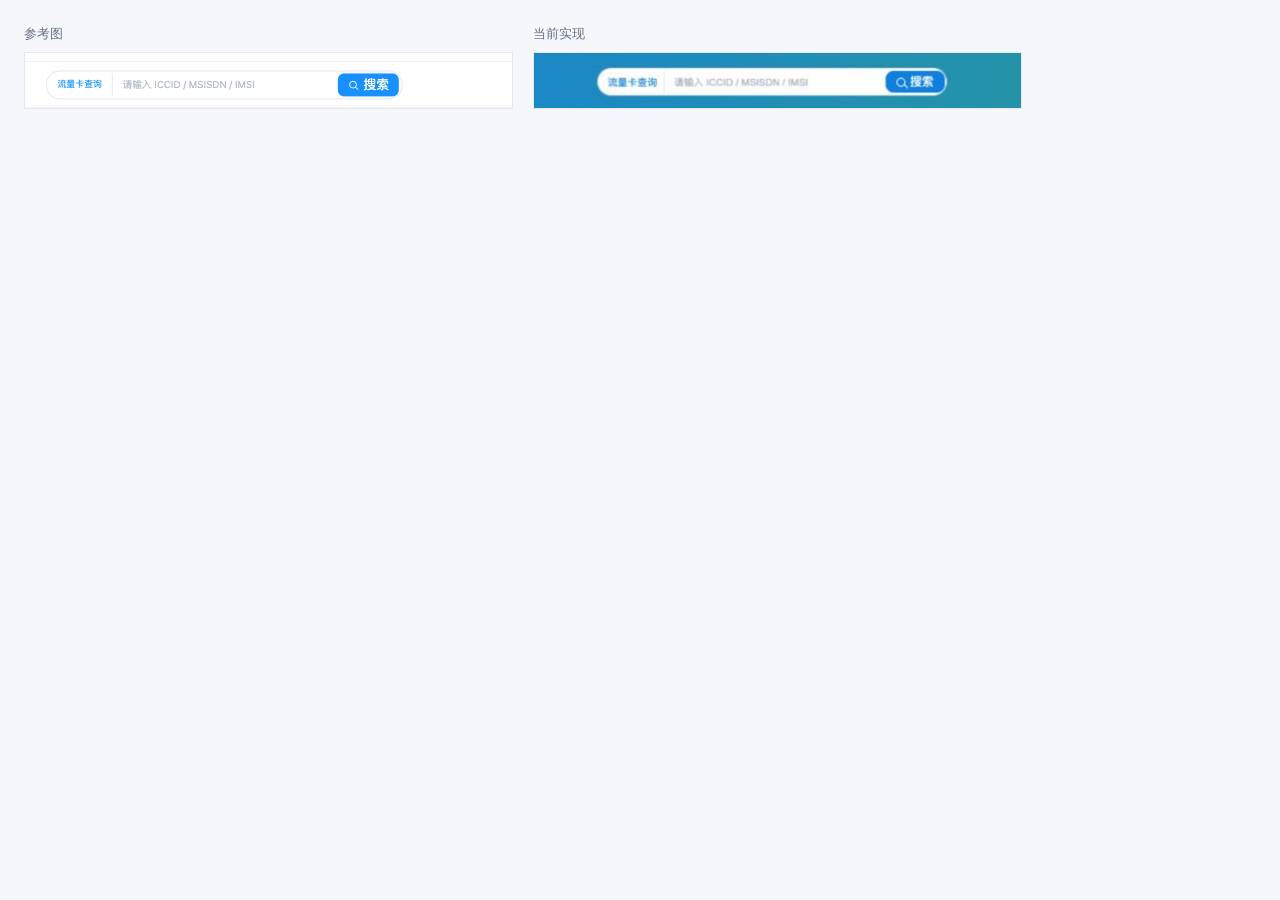
<file: top-search-comparison.html>
<!doctype html>
<html lang="zh-CN">
<head>
  <meta charset="utf-8">
  <title>顶部搜索栏视觉对照</title>
  <style>
    * { box-sizing: border-box; }
    body { margin: 0; padding: 24px; background: #f5f7fa; font: 13px/1.5 Arial, "Microsoft YaHei", sans-serif; color: #1f2937; }
    .comparison { display: grid; grid-template-columns: 489px 489px; gap: 20px; }
    .panel { margin: 0; }
    .panel figcaption { margin-bottom: 8px; color: #667085; }
    .frame { width: 489px; height: 57px; overflow: hidden; background: #fff; border: 1px solid #e5e7eb; }
    .reference { display: block; width: 489px; height: 57px; }
    .implementation { position: relative; }
    .implementation img { position: absolute; width: 1264px; height: 714px; max-width: none; left: -387px; top: -4px; }
  </style>
</head>
<body>
  <div class="comparison">
    <figure class="panel">
      <figcaption>参考图</figcaption>
      <div class="frame"><img class="reference" src="top-search-reference.png" alt="顶部搜索栏参考图"></div>
    </figure>
    <figure class="panel">
      <figcaption>当前实现</figcaption>
      <div class="frame implementation"><img src="top-search-qa.png" alt="顶部搜索栏当前实现"></div>
    </figure>
  </div>
</body>
</html>
</file>
<file: assets/double11-h5.css>
:root{
  --campaign-red:#cc3f29;--campaign-orange:#b34f0c;--campaign-badge:#c8441b;--campaign-link:#1265bb;--campaign-ink:#10194f;
  --campaign-blue:#228cff;--campaign-paper:#edf8ff;--campaign-white:#fff;
  --campaign-muted:#626b8f;--campaign-border:#d9e2f7;--campaign-error:#d92837;
  --campaign-scroll:#81b0da;--campaign-scroll-hover:#427cad;
  --campaign-winner-sky:#b4e2ff;--campaign-winner-card:#fff5ed;--campaign-winner-copy:#98471f;
  color-scheme:light;font-family:"PingFang SC","Microsoft YaHei",Arial,sans-serif;
  font-size:14px;color:var(--campaign-ink);background:var(--campaign-paper);
  scrollbar-color:var(--campaign-scroll) var(--campaign-paper);scrollbar-width:thin;scroll-behavior:smooth;
}
*{box-sizing:border-box}
html{width:100%;min-height:100%;height:auto;overflow-x:clip;overflow-y:auto;overscroll-behavior-y:contain}
body{width:100%;min-width:0;min-height:100svh;margin:0;touch-action:pan-y pinch-zoom}
button,input,textarea{font:inherit}
button,a{-webkit-tap-highlight-color:transparent;touch-action:manipulation}
button{cursor:pointer}
button:disabled{cursor:not-allowed;opacity:.6}
button:focus-visible,a:focus-visible{outline:3px solid var(--campaign-blue);outline-offset:3px}
button:active{filter:brightness(.96)}
[hidden]{display:none!important}
img{display:block;max-width:100%}
*::-webkit-scrollbar{width:6px;height:6px}
*::-webkit-scrollbar-track{background:var(--campaign-paper)}
*::-webkit-scrollbar-thumb{background:var(--campaign-scroll);border:1px solid var(--campaign-paper);border-radius:8px}
*::-webkit-scrollbar-thumb:hover{background:var(--campaign-scroll-hover)}
.sr-only{position:absolute;width:1px;height:1px;padding:0;margin:-1px;overflow:hidden;clip-path:inset(50%);white-space:nowrap;border:0}
.campaign{width:100%;min-width:0;max-width:600px;margin:0 auto;padding-bottom:12px;background:var(--campaign-paper)}
.campaign-hero{position:relative;margin:0}
.hero-image{width:100%;height:auto;aspect-ratio:1635/962;object-fit:cover}
.header-back{position:absolute;left:12px;top:12px;z-index:1;display:grid;place-items:center;width:40px;height:40px;border-radius:50%;background:var(--campaign-white);box-shadow:0 2px 7px #35264422}
.header-back img{width:24px;height:24px}
.header-back:hover{background:#f4f9ff}
.panel{margin:0 10px 10px;border-radius:16px;background:var(--campaign-white);min-width:0}
.prize-panel{position:relative;margin-top:-12px;padding:14px 10px 10px}
.prize-heading{display:flex;align-items:center;gap:6px;position:relative;z-index:1;width:max-content;margin:-29px 0 8px 1px;padding:5px 14px 5px 6px;border-radius:7px 16px 16px 7px;background:var(--campaign-badge);color:var(--campaign-white);font-size:15px;line-height:21px}
.prize-heading img{filter:brightness(0) invert(1);width:25px;height:25px}
.prize-grid{display:grid;grid-template-columns:repeat(3,minmax(0,1fr));gap:6px}
.prize-card{position:relative;min-width:0;height:128px;padding:9px 6px;overflow:hidden;border-radius:9px}
.powerbank-card{background:#fff5df}.cup-card{background:#edf7ff}.coupon-card{background:#fff0f0}
.prize-badge{position:relative;z-index:1;display:flex;flex-direction:column;align-items:center;width:max-content;max-width:100%;padding:5px 4px;border-radius:5px;background:var(--campaign-badge);color:var(--campaign-white);font-size:12px;line-height:17px}
.prize-badge strong{font-weight:700}.prize-badge span{font-size:12px}
.prize-art{position:absolute;object-fit:contain;pointer-events:none}
.powerbank-art{width:53%;height:91px;right:0;top:8px}.cups-art{width:65%;height:89px;right:-6px;top:11px}.coupon-art{width:66%;height:84px;right:-4px;top:18px}
.prize-card h3{position:absolute;z-index:1;left:7px;right:3px;bottom:8px;margin:0;font-size:12px;line-height:17px;font-weight:700}
.entry-panel{padding:13px 11px 12px}
.section-heading{display:flex;align-items:flex-start;gap:6px;margin-bottom:5px}
.section-heading>img{flex:none;width:21px;height:23px;margin-top:1px}
.section-heading h2{margin:0;font-size:20px;line-height:28px;font-weight:800;letter-spacing:-.4px}
.blue-icon{filter:invert(46%) sepia(81%) saturate(2600%) hue-rotate(190deg) brightness(102%) contrast(103%)}
.field-row{display:grid;grid-template-columns:76px minmax(0,1fr);gap:7px;align-items:start;margin-top:10px}
.field-row>label{display:flex;align-items:center;gap:5px;padding-top:11px;color:var(--campaign-ink);font-size:14px;font-weight:750;line-height:22px;white-space:nowrap}
.required{color:var(--campaign-error);font-size:16px}
.field-control{min-width:0}
.field-control input:not([type=file]),.field-control textarea{display:block;width:100%;min-width:0;min-height:44px;padding:10px;border:1px solid var(--campaign-border);border-radius:6px;background:#f8fcff;color:var(--campaign-ink);font-size:16px;line-height:22px;outline:none}
.field-control input::placeholder,.field-control textarea::placeholder{color:var(--campaign-muted);font-size:14px}
.field-control input:focus,.field-control textarea:focus{border-color:var(--campaign-blue);box-shadow:0 0 0 2px #228cff18}
.field-control [aria-invalid=true]{border-color:var(--campaign-error)!important}
.sn-control{position:relative}.sn-control input{padding-right:41px!important}
.scan-button{position:absolute;right:0;top:0;display:grid;place-items:center;width:40px;height:44px;padding:8px;border:0;border-radius:5px;background:transparent;color:var(--campaign-ink)}
.scan-button:hover{background:#eaf3ff}
.scan-button img{width:22px;height:22px}
.field-hint{margin:5px 0 0;color:var(--campaign-muted);font-size:12px;line-height:18px;overflow-wrap:anywhere}
.field-error{margin:4px 0 0;color:var(--campaign-error);font-size:12px;line-height:18px;overflow-wrap:anywhere}
.field-error:empty,.upload-status:empty,.submission-note:empty{display:none}
.upload-zone{display:flex;align-items:center;justify-content:center;flex-direction:column;gap:6px;width:100%;min-height:118px;padding:11px 8px;border:1px dashed #78adff;border-radius:6px;background:#f8fcff;color:var(--campaign-ink);text-align:center}
.upload-zone:hover{border-color:var(--campaign-blue);background:#f0f8ff}
.upload-zone strong{font-size:14px;line-height:20px;font-weight:650}.upload-zone>span{color:var(--campaign-muted);font-size:12px;line-height:18px}
.upload-icon{width:36px;height:36px}
.uploaded-image{display:flex;align-items:center;gap:10px;min-height:112px;padding:9px;border:1px solid var(--campaign-border);border-radius:6px;background:#f8fcff}
.uploaded-preview{flex:none;padding:0;border:0;background:none;border-radius:4px}
.uploaded-preview img{width:60px;height:80px;object-fit:contain;background:#fff;border-radius:4px}
.uploaded-copy{display:flex;flex-direction:column;align-items:flex-start;gap:8px;min-width:0;font-size:12px;line-height:18px}
.uploaded-copy strong{max-width:100%;overflow-wrap:anywhere;font-weight:500}
.text-link{border:0;background:none;color:var(--campaign-link);font-size:12px;line-height:20px;padding:2px 0;text-decoration:underline}
.upload-status,.scanner-status{margin:5px 0 0;font-size:12px;line-height:18px;color:var(--campaign-muted)}
.participation-steps{display:grid;grid-template-columns:minmax(0,1fr) 12px minmax(0,1fr) 12px minmax(0,1fr);align-items:center;gap:3px;margin:12px 0 10px;padding:10px 3px;border-radius:10px;background:#eff9ff}
.participation-step{display:flex;align-items:center;flex-direction:column;gap:3px;min-width:0;text-align:center;font-size:12px;line-height:18px}
.participation-step>img{width:27px;height:27px;margin-bottom:2px}.participation-step strong{font-weight:700;white-space:nowrap}.participation-step>span{white-space:nowrap}
.step-arrow{width:12px;height:12px}
.rules-section{margin:0 -1px;padding:4px 0 0}
.rules-section h2{display:flex;align-items:center;gap:5px;margin:0 0 6px;font-size:16px;line-height:24px}
.rules-icon{filter:invert(42%) sepia(95%) saturate(2250%) hue-rotate(350deg) brightness(111%) contrast(102%)}
.rules-list{margin:0;padding-left:26px;color:var(--campaign-muted);font-size:12px;line-height:19px}
.rules-list>li{padding-left:2px;margin-top:2px}.rules-list>li::marker{color:var(--campaign-link);font-weight:700}
.declarations{margin:1px 0 0;padding-left:17px;list-style-type:decimal}.declarations li{padding-left:0;margin-top:1px}
.submit-area{margin:13px 0 16px}.primary-button,.secondary-button{display:flex;align-items:center;justify-content:center;gap:6px;width:100%;min-height:48px;padding:11px 16px;border-radius:999px;border:0;font-size:18px;line-height:26px;font-weight:750;text-align:center}
.primary-button{background:linear-gradient(105deg,var(--campaign-red),var(--campaign-orange));color:var(--campaign-white);box-shadow:0 5px 9px #ff64312b}
.primary-button:hover{filter:brightness(1.05)}.primary-button[aria-busy=true]{cursor:wait}
.secondary-button{font-size:14px;background:#eff7ff;color:#1766c1;border:1px solid #d9e8ff;box-shadow:none}
.secondary-button:hover{background:#e4f1ff}
.submission-note{margin:8px 3px 0;color:var(--campaign-muted);font-size:12px;line-height:19px;text-align:center}
.sheet{width:calc(100% - 28px);max-width:440px;max-height:calc(100svh - 40px);padding:0;border:0;border-radius:16px;background:var(--campaign-white);color:var(--campaign-ink);box-shadow:0 15px 45px #18204535;overflow:auto}
.sheet::backdrop{background:#0b173566}
.sheet-header{display:flex;justify-content:space-between;align-items:center;gap:12px;padding:14px 16px 10px;border-bottom:1px solid #edf1f8}
.sheet-header h2{font-size:20px;line-height:28px;margin:0}.sheet-close{display:grid;place-items:center;flex:none;width:36px;height:36px;padding:6px;border:0;background:transparent;border-radius:50%}.sheet-close:hover{background:#f2f7ff}
.sheet-body{padding:16px}.sheet-footer{padding:0 16px 16px}.sheet-footer .primary-button{font-size:16px}
.preview-image{width:auto;height:auto;max-width:100%;max-height:65svh;margin:0 auto;object-fit:contain}
.receipt-icon{margin:0 auto 10px}.receipt-lead{text-align:center;margin:0 0 8px;font-size:16px;font-weight:650}.receipt-note{text-align:center;color:var(--campaign-muted);font-size:13px;line-height:20px;margin:0 0 12px}
.receipt-summary{display:grid;grid-template-columns:72px minmax(0,1fr);gap:8px;margin:0;padding:12px;border-radius:8px;background:#f4faff;font-size:13px;line-height:21px}.receipt-summary dt{color:var(--campaign-muted)}.receipt-summary dd{margin:0;overflow-wrap:anywhere}
.scanner-description{margin:0 0 14px;font-size:14px;line-height:22px;color:var(--campaign-muted)}.scanner-status{margin-top:12px}
.noscript-notice{padding:16px;color:var(--campaign-error)}
.query-panel{position:relative;margin-top:-16px;padding:22px 10px 10px;background:var(--campaign-panel)}
.query-heading{text-align:center;padding:0 4px 14px}
.query-heading h2{display:flex;align-items:center;justify-content:center;gap:8px;margin:0;font-size:24px;line-height:34px;font-weight:800}
.query-heading h2 img{flex:none;width:27px;height:27px}
.query-heading p{margin:8px 0 0;color:var(--campaign-muted);font-size:13px;line-height:21px}
.query-form{padding:14px 10px 10px;border:1px solid var(--campaign-border);border-radius:12px;background:var(--campaign-white);box-shadow:0 3px 12px #10194f08}
.query-form .field-row{grid-template-columns:minmax(0,1fr);gap:8px;margin:0 0 16px}
.query-form .field-row>label{padding-top:0}
.query-sn-control input{padding-right:76px!important}
.query-clear{right:36px;width:36px;padding:8px}
.query-form .primary-button{font-size:18px}
.query-rules-panel{padding:12px 14px 16px}
.query-result{margin-top:16px;padding:14px 10px;border:1px solid var(--campaign-border);border-radius:10px;background:var(--campaign-paper);text-align:center;overflow-wrap:anywhere}
.query-result-title{margin:0;font-size:18px;line-height:26px;font-weight:750}
.query-result-message{margin:7px 0 0;font-size:13px;line-height:21px;color:var(--campaign-muted)}
.query-prize-image{width:104px;height:104px;object-fit:contain;margin:10px auto}
.query-result-device{margin:8px 0 0;font-size:12px;line-height:18px;color:var(--campaign-muted)}
.query-result[data-state=error]{border-color:var(--campaign-error)}
.campaign[data-view=winner],.campaign[data-view=nonwinner]{padding-bottom:0;min-height:100svh;background:var(--campaign-winner-sky)}
.winner-panel{position:relative;min-height:100svh;isolation:isolate}
.winner-poster{display:block;width:100%;height:auto;aspect-ratio:850/1850;object-fit:cover}
.winner-back{border:0;padding:0}
.winner-message{position:absolute;top:64%;left:4.3%;right:4.3%;display:grid;grid-template-columns:48px minmax(0,1fr);align-items:start;gap:10px;padding:20px 14px;border:1.5px solid var(--campaign-white);border-radius:16px;background:var(--campaign-winner-card)}
.winner-panel[data-prize=powerbank] .winner-message{top:66%}
.winner-message-icon{width:48px;height:48px}
.winner-message h2{margin:0;color:var(--campaign-red);font-size:20px;line-height:28px;font-weight:800;overflow-wrap:anywhere}
.winner-message p{margin:8px 0 0;color:var(--campaign-winner-copy);font-size:16px;line-height:24px;white-space:pre-line;overflow-wrap:anywhere}
.winner-message .winner-prize-fallback{font-size:13px;line-height:20px}
.winner-art-status{position:absolute;top:82%;left:8%;right:8%;color:var(--campaign-ink);font-size:13px;text-align:center}
.nonwinner-message{top:62%;left:5%;right:5%;display:block;padding:18px 24px;background:var(--campaign-panel)}
.nonwinner-message-heading{display:flex;align-items:center;gap:10px}
.nonwinner-message-heading img{flex:none;width:42px;height:42px}
.nonwinner-message h2{color:var(--campaign-ink)}
.nonwinner-message p{margin-top:10px;color:var(--campaign-muted)}
@media(max-width:350px){.field-row{grid-template-columns:71px minmax(0,1fr);gap:5px}.entry-panel{padding-left:9px;padding-right:9px}.section-heading h2{font-size:20px}.prize-card{padding-left:4px}.prize-card h3{left:4px}.prize-badge{padding-left:3px;padding-right:3px}}
@media(prefers-reduced-motion:reduce){:root{scroll-behavior:auto}*,*::before,*::after{transition:none!important;animation:none!important}}
@media(forced-colors:active){button,input,textarea{border:1px solid ButtonText}.primary-button,.prize-badge{background:ButtonFace;color:ButtonText}.blue-icon,.rules-icon{filter:none}}
</file>
